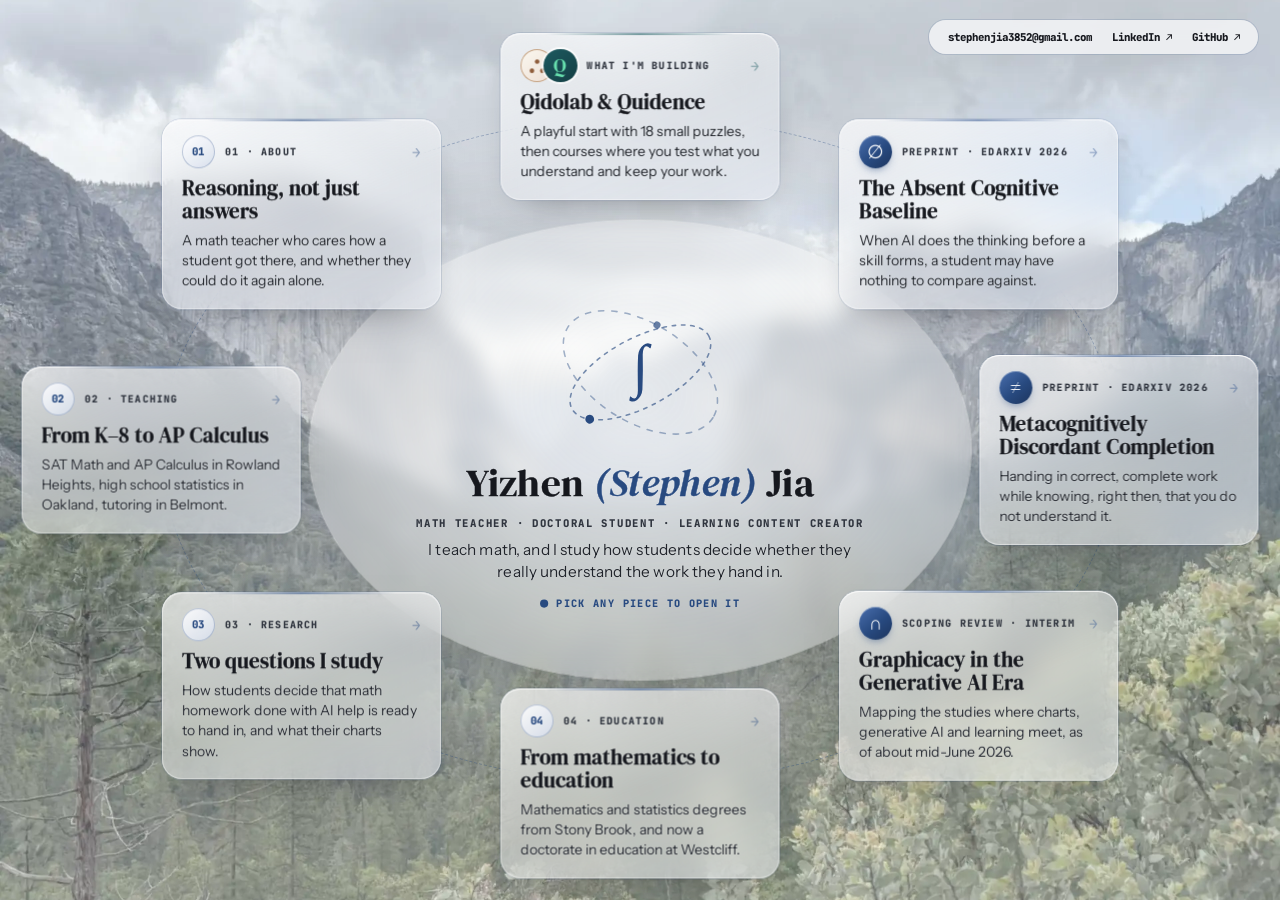
<file: index.html>
<!DOCTYPE html>
<html lang="en">
<head>
<meta charset="UTF-8" />
<meta name="viewport" content="width=device-width, initial-scale=1.0" />
<meta name="description" content="Math teacher and doctoral student studying how students decide whether they understand the work they hand in, especially when AI tools helped." />
<title>Yizhen (Stephen) Jia · Math Educator &amp; Researcher</title>
<link rel="preconnect" href="https://fonts.googleapis.com" />
<link rel="preconnect" href="https://fonts.gstatic.com" crossorigin />
<link href="https://fonts.googleapis.com/css2?family=DM+Serif+Display:ital@0;1&family=Instrument+Sans:ital,wght@0,400..700;1,400..700&family=JetBrains+Mono:wght@400;500;700;800&display=swap" rel="stylesheet" />
<style>
  :root {
    --ink: #16181e;
    --paper: #f3f4f6;
    --cream: #dfe1e6;
    --accent: #284a80;       /* one step darker than the paper pages' #31548e, for links on glass */
    --accent-light: #6d8cbf;
    --muted: #30353f;        /* much darker than the paper pages' #737a86: small text sits on glass here */
    --rule: #c6cad2;
    --card-bg: #fafbfc;
    --shadow: 0 6px 40px rgba(22,24,30,.10);
    --body: #20242b;         /* the paper pages keep #454a54 */
    --ink-hover: #1f2430;
    --inv-muted: #8b93a2;
    --inv-body: #aeb5c2;
  }
  * { margin: 0; padding: 0; box-sizing: border-box; }
  /* Root type: 16px on phones, a little larger on computers (owner's ask, site#3); the compact
     tier below sets its own. The zoom control multiplies this value. */
  :root { --base-fs: 16px; }
  @media (min-width: 861px) { :root { --base-fs: 17px; } }
  html { font-size: var(--base-fs); }
  /* Photo ground: Yosemite Tunnel View (the owner's photo). The file itself has its dark lower
     third lifted so no text ever sits on a dark patch. A fixed layer instead of
     background-attachment: fixed, which iOS Safari ignores. */
  body::before {
    content: ''; position: fixed; inset: 0; z-index: -1; pointer-events: none;
    background: var(--cream) url(assets/yosemite-light.webp) center / cover no-repeat;
  }
  body {
    font-family: 'Instrument Sans', sans-serif;
    background: var(--cream);
    color: var(--ink);
    line-height: 1.5;
    padding: 18px;
  }

  /* ===== The sheet ===== */
  .sheet {
    min-height: calc(100dvh - 36px);
    max-width: 1500px;
    margin: 0 auto;
    background: transparent;
    border: 1px solid var(--rule);
    box-shadow: var(--shadow);
    display: flex;
    flex-direction: column;
    gap: 1px;
  }
  .band { display: flex; flex-wrap: wrap; gap: 1px; }
  .band-main { flex: 1; }
  .band-main > * { flex: 1 1 16rem; min-width: 0; }
  .band-main > .about { flex-grow: 1.7; }
  .band-papers > * { flex: 1 1 26rem; min-width: 0; }

  /* Glass tiles: a quarter of paper over the blurred photo, and a paper-coloured halo under every
   glyph so the text always sits on light ground; the 1px shadow draws the hairline grid that the
   sheet's rule-coloured ground used to provide. */
  .tile {
    background: rgba(243,244,246,.25);
    -webkit-backdrop-filter: blur(16px) saturate(.9); backdrop-filter: blur(16px) saturate(.9);
    box-shadow: 0 0 0 1px var(--rule);
    padding: 1rem 1.2rem; position: relative; transition: background .25s;
  }
  .tile:hover { background: rgba(250,251,252,.4); }
  /* A 1px paper-coloured edge on each letter. It was a 3px glow, which made the text look soft. */
  .tile, .foot { text-shadow: 0 0 1px rgba(243,244,246,.95); }
  @supports not ((backdrop-filter: blur(1px)) or (-webkit-backdrop-filter: blur(1px))) {
    .tile { background: rgba(243,244,246,.9); }
  }
  @media (prefers-reduced-transparency: reduce) {
    .tile { background: rgba(243,244,246,.94); }
  }

  .tile-label {
    font-family: 'JetBrains Mono', monospace;
    font-size: .58rem;
    letter-spacing: .14em;
    text-transform: uppercase;
    color: var(--muted);
    margin-bottom: .65rem;
  }
  .tile-label b { color: var(--accent); font-weight: 500; }

  /* ===== Masthead ===== */
  .mast {
    display: flex;
    flex-wrap: wrap;
    align-items: center;
    gap: .9rem 2rem;
    padding: 1.2rem 1.8rem;
    container-type: inline-size;   /* the vision block below asks how wide the masthead is */
  }
  .mast-over {
    font-family: 'JetBrains Mono', monospace;
    font-size: .6rem;
    letter-spacing: .18em;
    text-transform: uppercase;
    color: var(--muted);
    margin-bottom: .45rem;
  }
  .mast h1 {
    font-family: 'DM Serif Display', serif;
    font-weight: 400;
    font-size: clamp(1.9rem, 3.2vw, 2.8rem);
    line-height: 1.05;
    letter-spacing: -.01em;
  }
  .mast h1 em { font-style: italic; color: var(--accent); }
  .mast-tag { margin-top: .5rem; font-size: .84rem; color: var(--muted); max-width: 52ch; font-weight: 700; }

  /* Vision: the owner's two sites, stated at the top of the page (site#5). Beside the name when
     the masthead has room, below it when not. The name block is at most about 28rem wide, so under
     58rem of masthead the vision would get less than 28rem and stacks instead. rem grows with the
     zoom buttons, so the switch follows zoom too. (site#6 removed the decorative ∫ circle that
     used to sit on the right: on the photo its rings vanished and it broke the row when zoomed.) */
  .mast > div:first-child { flex: 0 0 auto; max-width: 100%; }
  .vision { flex: 1 1 0; min-width: 0; border-left: 1px solid var(--rule); padding-left: 1.6rem; align-self: stretch; display: flex; flex-direction: column; justify-content: center; }
  @container (max-width: 66rem) {
    .mast > div:first-child, .vision { flex: 1 1 100%; }
    .vision { border-left: none; padding-left: 0; border-top: 1px solid var(--rule); padding-top: .9rem; }
  }
  .vision .tile-label { margin-bottom: .35rem; }
  /* the role line breaks only between roles (and once inside the long third one); the tiniest phones may break anywhere */
  @media (min-width: 341px) { .mast-over .role { white-space: nowrap; } }
  .mast-id { display: flex; align-items: center; gap: 1.1rem; }
  .mast-id .mark { flex: none; width: 7.2rem; height: 7.2rem; }
  .bcards { display: flex; flex-wrap: wrap; gap: .6rem; margin-top: .55rem; }
  .bcard { flex: 1 1 13rem; min-width: 0; display: flex; flex-direction: column; gap: .25rem; padding: .7rem .9rem; border-radius: 10px;
           text-decoration: none; text-shadow: none; -webkit-text-stroke: 0; transition: transform .15s, box-shadow .15s; }
  .bcard:hover { transform: translateY(-2px); box-shadow: 0 8px 22px -12px rgba(22,24,30,.45); }
  .bcard .bc-top { font-family: 'DM Serif Display', serif; font-size: 1.02rem; line-height: 1.15; }
  .bcard .bc-top b { font-weight: 400; margin-right: .3rem; }
  .bcard .bc-text { font-size: .74rem; line-height: 1.45; font-weight: 600; }
  .bcard .bc-go { font-family: 'JetBrains Mono', monospace; font-size: .6rem; font-weight: 800; letter-spacing: .08em; text-transform: uppercase; margin-top: auto; padding-top: .2rem; }
  .bcard.qd { background-color: #f8f5ec; background-image: radial-gradient(ellipse at 20% 30%, #dfe5d8cc, transparent 62%), radial-gradient(ellipse at 92% 8%, #eddfd5cc, transparent 45%);
              color: #37423c; border: 1px solid #dccfbc; }
  .bcard.qd .bc-top b { color: #8f5d3b; } .bcard.qd .bc-text { color: #454f45; } .bcard.qd .bc-go { color: #4a6142; }
  .bcard.qc { background: #153f44; color: #fff; border: 1px solid #153f44; }
  .bcard.qc .bc-top b { color: #68e1af; } .bcard.qc .bc-text { color: #d3e4e1; } .bcard.qc .bc-go { color: #68e1af; }
  .tile p.vision-text { font-size: .8rem; line-height: 1.5; color: var(--body); }

  /* ===== Tiles ===== */
  .tile h3 {
    font-family: 'DM Serif Display', serif;
    font-weight: 400;
    font-size: 1rem;
    line-height: 1.25;
    margin-bottom: .4rem;
  }
  .about h3 { font-size: 1.15rem; }
  .about p { font-size: .85rem; line-height: 1.6; }
  .about p + p { margin-top: .7rem; }
  .tile p { font-size: .78rem; color: var(--body); font-weight: 700; }
  /* Bold text on the glass (the owner asked three times for bolder, clearer words). Instrument Sans
     tops out at 700, so a hairline stroke adds the last bit of weight; the serif headings, which come
     in one weight only, get a slightly wider stroke. Mono labels use JetBrains Mono's real 800. */
  .plainlist small, .paper .sub, .res-line span { font-weight: 700; }
  .tile p, .plainlist small, .paper .sub, .res-line span { -webkit-text-stroke: .2px currentColor; }
  .tile .tile-label, .tile-label b, .mast .mast-over, .plainlist .yr, .foot, .arrowlink, .paper .ptag { font-weight: 800; }
  .plainlist b, .res-line b { -webkit-text-stroke: .3px currentColor; }
  .tile h3, .mast h1 { -webkit-text-stroke: .45px currentColor; }
  .tile p.dim { color: var(--muted); }

  .plainlist { list-style: none; font-size: .78rem; }
  .plainlist li { padding: .34rem 0; border-bottom: 1px dashed var(--rule); }
  .plainlist li:last-child { border-bottom: none; }
  .plainlist .yr { font-family: 'JetBrains Mono', monospace; font-size: .6rem; color: var(--muted); white-space: nowrap; }
  .plainlist b { font-weight: 700; display: block; }
  .plainlist small { display: block; color: var(--muted); font-size: .72rem; }

  .arrowlink {
    display: inline-flex; align-items: center; gap: .4rem;
    margin-top: .55rem;
    font-family: 'JetBrains Mono', monospace;
    font-size: .64rem; letter-spacing: .07em; text-transform: uppercase; font-weight: 500;
    color: var(--accent); text-decoration: none;
  }
  .arrowlink:hover { text-decoration: underline; }
  .arrowlink.sub { color: var(--muted); margin-left: 1rem; }

  .res-line { padding: .45rem 0; border-bottom: 1px dashed var(--rule); font-size: .78rem; }
  .res-line:last-of-type { border-bottom: none; }
  .res-line b { display: block; font-weight: 700; font-size: .8rem; }
  .res-line span { color: var(--muted); font-size: .73rem; }

  /* Paper tiles */
  .paper .ptag {
    display: inline-block;
    font-family: 'JetBrains Mono', monospace;
    font-size: .56rem; letter-spacing: .12em; text-transform: uppercase; font-weight: 500;
    color: var(--accent);
    border: 1px solid var(--rule);
    padding: .18rem .5rem; border-radius: 99px;
    margin-bottom: .5rem;
  }
  .paper h3 { font-size: 1.05rem; }
  .paper .sub { font-size: .74rem; color: var(--muted); margin-bottom: .35rem; }

  /* ===== Contact strip ===== */
  .foot {
    position: sticky;
    bottom: 0;
    z-index: 40;
    border-top: 1px solid var(--rule);
    margin-top: -1px;
    background: rgba(243,244,246,.96);   /* nearly solid: bold text scrolling underneath must not show through */
    -webkit-backdrop-filter: blur(10px); backdrop-filter: blur(10px);
    display: flex; align-items: center; justify-content: space-between; flex-wrap: wrap;
    gap: .6rem 1.6rem;
    padding: .6rem 1.8rem .6rem 6.2rem;
    font-family: 'JetBrains Mono', monospace;
    font-size: .62rem; letter-spacing: .04em;
  }
  .foot-links { display: flex; flex-wrap: wrap; gap: .4rem 1.4rem; }
  .foot a { color: var(--ink); text-decoration: none; }
  .foot a:hover { color: var(--accent); }
  .foot .copy { color: var(--muted); }

  /* ===== Zoom control ===== */
  .zoomer {
    position: fixed; left: 26px; bottom: 9px; z-index: 50;
    display: flex; gap: 6px;
  }
  .zoomer button {
    width: 30px; height: 28px;
    font-family: 'JetBrains Mono', monospace;
    font-size: 15px; line-height: 1;
    color: var(--ink);
    background: rgba(243,244,246,.88);
    backdrop-filter: blur(6px);
    border: 1px solid var(--rule);
    border-radius: 6px;
    cursor: pointer;
    transition: all .2s;
  }
  .zoomer button:hover { color: var(--accent); border-color: var(--accent); }

  /* ===== Compact mode: short desktop screens ===== */
  @media (min-width: 861px) and (max-height: 820px) {
    :root { --base-fs: 14.5px; }
    body { padding: 12px; }
    .sheet { min-height: calc(100dvh - 24px); }
    .tile:not(.foot) { padding: .7rem .95rem; }   /* the contact strip keeps its reserved left padding for the zoom buttons */
    .mast { padding: .8rem 1.4rem; }
    .mast-tag { display: none; }
    .res-line span { display: none; }
    .tile-label { margin-bottom: .4rem; }
    .about p.dim { display: none; }
  }

  /* Laptop-height screens (up to the 14-inch MacBook Pro's 982px): drop the About tile's closing aside
     and tighten the padding a little so the larger type still fits one screen. */
  @media (min-width: 861px) and (max-height: 1000px) {
    .about p.dim { display: none; }
    .tile:not(.foot) { padding: .8rem 1.1rem; }
    .mast { padding: .8rem 1.6rem; }
    .mast-tag { margin-top: .3rem; }
    .tile-label { margin-bottom: .5rem; }
    .tile h3 { margin-bottom: .3rem; }
    .about p + p { margin-top: .55rem; }
    .paper .ptag { margin-bottom: .35rem; }
    .paper .sub { margin-bottom: .25rem; }
  }

  /* ===== Mobile ===== */
  @media (max-width: 860px) {
    body { padding: 12px; }
    .zoomer { display: none; }
    .sheet { min-height: 0; }
    .mast { padding: 1.3rem 1.3rem; }
    .foot { justify-content: center; text-align: center; padding-left: 1.3rem; }
    /* Same stacked masthead as the container rule above, for browsers without container queries. */
    .mast > div:first-child, .vision { flex: 1 1 100%; }
    .vision { border-left: none; padding-left: 0; border-top: 1px solid var(--rule); padding-top: .9rem; }
  }

  .mark { display: block; overflow: visible; }
  .mark .int { fill: var(--mark, #284a80); }
  .mark .ring { fill: none; stroke: var(--mark, #284a80); stroke-width: 3; stroke-linecap: round; }
  .mark .r-in { stroke-dasharray: 8 13; opacity: .62; }
  .mark .r-out { stroke-dasharray: 12 18; opacity: .42; }
  .mark .dot { fill: var(--mark, #284a80); }
  .mark .d-out { opacity: .7; }
  .mark .orbit { transform-box: view-box; transform-origin: 50% 50%; }
  .v-c .o-in  { animation: mk-spin calc(40s / var(--k, 1)) linear infinite; }
  .v-c .o-out { animation: mk-spin calc(60s / var(--k, 1)) linear infinite reverse; }
  @keyframes mk-spin { to { transform: rotate(360deg); } }
  @media (prefers-reduced-motion: reduce) { .mark .orbit { animation: none; } }


  /* ================= Desktop orbit (site#7) ================= */
  :root { --k: .6; }                       /* the ∫ mark's rings at the slow speed */
  .ob { display: none; }
  html.ob-on { font-size: var(--obfs, 17px) !important; }   /* the orbit fits its own type size to the window */
  html.ob-on body { padding: 0; height: 100dvh; overflow: hidden; }
  html.ob-on .sheet, html.ob-on .zoomer { display: none; }
  html.ob-on .ob { display: block; position: fixed; inset: 0; }
  .ob {
    --cw: 15.5rem; --mw: 6.4rem;
    --dur: 580ms; --ease: cubic-bezier(.65,0,.35,1); --out: cubic-bezier(.22,1,.36,1); --spring: cubic-bezier(.34,1.4,.5,1);
    --ink2: #20242b; --mut: #30353f; --acc: #284a80;
  }
  .ob::before { content: ''; position: absolute; inset: 0; pointer-events: none;
    background: radial-gradient(ellipse 60% 55% at 50% 50%, rgba(243,244,246,.42), rgba(243,244,246,0) 72%); transition: opacity .6s; }
  .ob.has-open::before { opacity: 0; }
  .ob.no-anim, .ob.no-anim * { transition: none !important; }
  .ob.quick { --dur: 420ms; }   /* one open piece to another */

  .ob-track, .ob-disc, .ob-ghost, .ob-hub, .ob-card { position: absolute; left: 0; top: 0; }
  .ob-track, .ob-disc, .ob-ring { border-radius: 50%; pointer-events: none; }
  /* the overview track and the dial's ring stay put and cross-fade; the disc travels by transform (cheap with its blur) */
  .ob-track { border: 1.5px dashed rgba(40,74,128,.34); transition: opacity .3s; }
  .ob.has-open .ob-track { opacity: 0; }
  .ob-ring { position: absolute; left: 0; top: 0; border: 1.5px dashed rgba(40,74,128,.45); opacity: 0; transition: opacity .2s; }
  .ob.has-open .ob-ring { opacity: 1; transition: opacity .35s calc(var(--dur) * .7); }
  .ob-disc { transform-origin: 0 0; transition: transform var(--dur) var(--ease); }
  .ob-disc { z-index: 0; background: radial-gradient(ellipse at 50% 38%, rgba(255,255,255,.58), rgba(243,244,246,.34) 72%);
    -webkit-backdrop-filter: blur(10px); backdrop-filter: blur(10px); box-shadow: 0 0 0 1px rgba(255,255,255,.45), 0 30px 80px -50px rgba(22,24,30,.5); }
  .ob-ghost { border-radius: 50%; border: 1.5px dashed rgba(40,74,128,.6); background: rgba(243,244,246,.35); opacity: 0; transition: opacity .25s; }
  .ob.has-open .ob-ghost { opacity: 1; transition: opacity .4s calc(var(--dur) * .7); }

  /* ---- the hub: the ∫ mark and the name ---- */
  .ob-hub { z-index: 1; width: 25rem; text-align: center; transform-origin: 0 0; transition: transform var(--dur) var(--ease); }
  .ob-hub-top { position: relative; display: flex; flex-direction: column; align-items: center; }
  .ob-hub .mark { width: 9.6rem; height: 9.6rem; }
  .ob-name { font-family: 'DM Serif Display', serif; font-weight: 400; font-size: 2.15rem; line-height: 1.05; margin-top: .15rem; color: var(--ink);
    -webkit-text-stroke: .45px currentColor; text-shadow: 0 0 1px rgba(243,244,246,.95); }
  .ob-name em { font-style: italic; color: var(--acc); }
  .ob-hub-more { transition: opacity .35s; }
  .ob-over { font-family: 'JetBrains Mono', monospace; font-weight: 800; font-size: .58rem; letter-spacing: .15em; text-transform: uppercase; color: var(--mut); margin: .6rem -8rem 0; white-space: nowrap; }
  .ob-tag { font-size: .84rem; font-weight: 400; line-height: 1.45; color: var(--ink2); margin: .35rem auto 0; max-width: 23.5rem; text-shadow: 0 0 1px rgba(243,244,246,.95); }
  .ob-hint { display: inline-flex; align-items: center; gap: .45rem; margin-top: .7rem; font-family: 'JetBrains Mono', monospace; font-weight: 800; font-size: .56rem; letter-spacing: .12em; text-transform: uppercase; color: var(--acc); }
  .ob-hint i { width: .45rem; height: .45rem; border-radius: 50%; background: var(--acc); animation: ob-ping 2.4s ease-out infinite; }
  @keyframes ob-ping { 0% { box-shadow: 0 0 0 0 rgba(40,74,128,.45); } 70%, 100% { box-shadow: 0 0 0 .55rem rgba(40,74,128,0); } }
  .ob-hub-hit { position: absolute; inset: -.4rem -.6rem; border: 0; background: none; cursor: pointer; display: none; border-radius: 1.4rem; }
  .ob.has-open .ob-hub-more { opacity: 0; pointer-events: none; }
  .ob.has-open .ob-hub-hit { display: block; }
  .ob-hub-hit:focus-visible { outline: 3px solid rgba(40,74,128,.5); }

  /* ---- the eight pieces ---- */
  .ob-card { z-index: 2; border-radius: 20px; overflow: hidden; color: var(--ink);
    background: linear-gradient(158deg, rgba(255,255,255,.7), rgba(243,244,246,.5) 52%, rgba(232,236,244,.56));
    -webkit-backdrop-filter: blur(16px) saturate(1.15); backdrop-filter: blur(16px) saturate(1.15);
    box-shadow: inset 0 1px 0 rgba(255,255,255,.85), inset 0 0 0 1px rgba(255,255,255,.4), 0 0 0 1px rgba(40,74,128,.15), 0 18px 40px -24px rgba(22,24,30,.55);
    transition: translate var(--dur) var(--ease) var(--d, 0ms), width var(--dur) var(--ease) var(--d, 0ms), height var(--dur) var(--ease) var(--d, 0ms),
                border-radius var(--dur) var(--ease), background .35s, box-shadow .35s, scale .35s var(--spring), -webkit-backdrop-filter .4s, backdrop-filter .4s;
    animation: ob-in .9s var(--spring) calc(var(--i) * 75ms + 120ms) backwards, ob-bob 7.5s ease-in-out calc(var(--i) * -.95s) infinite; }
  @keyframes ob-in { from { opacity: 0; scale: .55; } }
  @keyframes ob-bob { 50% { transform: translateY(-5px); } }
  /* a thread of light along the top edge, in the piece's own tint */
  .ob-card::before { content: ''; position: absolute; left: 16%; right: 16%; top: 0; height: 2px; border-radius: 2px; z-index: 3; pointer-events: none;
    background: linear-gradient(90deg, transparent, var(--tint), transparent); opacity: .55; transition: opacity .35s, left .35s, right .35s; }
  /* a sheen that passes over the glass on hover */
  .ob-card::after { content: ''; position: absolute; inset: -20% -60%; z-index: 3; pointer-events: none; translate: -70% 0;
    background: linear-gradient(105deg, transparent 38%, rgba(255,255,255,.42) 50%, transparent 62%); opacity: 0; }
  .ob:not(.has-open) .ob-card:hover { scale: 1.035; background: linear-gradient(158deg, rgba(255,255,255,.86), rgba(243,244,246,.7) 55%, rgba(232,236,244,.72));
    box-shadow: inset 0 1px 0 #fff, 0 0 0 1px color-mix(in srgb, var(--tint) 45%, transparent), 0 22px 46px -22px color-mix(in srgb, var(--tint) 60%, rgba(22,24,30,.5)); }
  .ob:not(.has-open) .ob-card:hover::before { opacity: 1; left: 6%; right: 6%; }
  .ob:not(.has-open) .ob-card:hover::after { opacity: 1; translate: 70% 0; transition: translate .9s var(--out), opacity .2s; }
  .ob-card:has(.ob-face:focus-visible) { box-shadow: 0 0 0 3px color-mix(in srgb, var(--tint) 55%, transparent), 0 18px 40px -24px rgba(22,24,30,.55); }

  .ob-face { position: absolute; inset: 0; border: 0; padding: 0; background: none; text-align: left; color: inherit; font: inherit; cursor: pointer; transition: opacity .2s; }
  .ob-face:focus-visible { outline: none; }
  .ob-full { position: absolute; left: 0; top: 0; width: var(--cw); padding: .9rem 1.1rem 1rem; display: flex; flex-direction: column; transition: opacity .35s .12s; }
  .ob-row { display: flex; align-items: center; gap: .55rem; margin-bottom: .5rem; }
  .ob-label { font-family: 'JetBrains Mono', monospace; font-weight: 800; font-size: .56rem; letter-spacing: .12em; text-transform: uppercase; color: var(--mut); }
  .ob-arrow { margin-left: auto; font-family: 'JetBrains Mono', monospace; font-weight: 800; font-size: .8rem; color: var(--tint); opacity: .45; transition: translate .35s var(--spring), opacity .35s; }
  .ob-card:hover .ob-arrow { translate: .25rem 0; opacity: 1; }
  .ob-title { font-family: 'DM Serif Display', serif; font-size: 1.14rem; line-height: 1.12; -webkit-text-stroke: .35px currentColor; text-shadow: 0 0 1px rgba(243,244,246,.95); }
  .ob-sum { margin-top: .35rem; font-size: .78rem; line-height: 1.45; font-weight: 400; color: var(--ink2); text-shadow: 0 0 1px rgba(243,244,246,.95); }
  .ob-mini { position: absolute; inset: 0; display: grid; place-items: center; opacity: 0; transition: opacity .15s; }

  /* glyph badges */
  .gl { flex: none; display: inline-grid; place-items: center; width: 1.85rem; height: 1.85rem; border-radius: 50%; font-style: normal;
    font-family: 'DM Serif Display', 'Times New Roman', serif; font-size: 1.05rem; line-height: 1; }
  .gl-sym { color: #fff; background: linear-gradient(140deg, #4a6fae, #284a80 55%, #1d355e); box-shadow: inset 0 1px 0 rgba(255,255,255,.35), 0 4px 10px -4px rgba(40,74,128,.7); }
  .gl-num { font-family: 'JetBrains Mono', monospace; font-weight: 800; font-size: .6rem; color: var(--acc);
    background: linear-gradient(140deg, rgba(255,255,255,.9), rgba(214,222,236,.85)); box-shadow: inset 0 0 0 1px rgba(40,74,128,.28); }
  .gl-pair { display: inline-flex; flex: none; }
  .gl-qd { background: linear-gradient(140deg, #fbf8f0, #eddfd5); color: #8f5d3b; box-shadow: inset 0 0 0 1px #c3a080; }
  .gl-qd svg { width: 46%; fill: currentColor; }
  .gl-qc { background: linear-gradient(140deg, #1d5a60, #153f44); color: #68e1af; margin-left: -.55rem; box-shadow: 0 0 0 2px rgba(255,255,255,.75); }
  .ob-card:hover .ob-row .gl-sym, .ob-card:hover .ob-row .gl-num { rotate: -12deg; }
  .ob-row .gl { transition: rotate .45s var(--spring); }
  .ob-mini .gl { width: 2.1rem; height: 2.1rem; font-size: 1.1rem; }   /* the dial's badge size (BG), so a flying tile carries a small badge */
  .ob-mini .gl-num { font-size: .66rem; }
  .ob-mini .gl-pair .gl { width: 1.2rem; height: 1.2rem; font-size: .72rem; }
  .ob-mini .gl-pair .gl-qc { width: 1.35rem; height: 1.35rem; margin-left: -.5rem; box-shadow: 0 0 0 1.5px #fff; }

  /* ---- open: one piece leaves the ring and becomes the panel; the rest gather in the corner ---- */
  .ob.has-open .ob-card { animation: none; }
  /* the tiles stay visible while they fly to the corner; the badge appears on the way and the glass melts away on arrival */
  .ob-card.is-mini { border-radius: 50%; background: rgba(243,244,246,0); box-shadow: 0 0 0 3px rgba(255,255,255,.88), 0 10px 20px -8px rgba(22,24,30,.55); -webkit-backdrop-filter: none; backdrop-filter: none;
    transition: translate var(--dur) var(--ease) var(--d, 0ms), width var(--dur) var(--ease) var(--d, 0ms), height var(--dur) var(--ease) var(--d, 0ms),
                border-radius var(--dur) var(--ease) var(--d, 0ms), scale .35s var(--spring),
                background .3s calc(var(--dur) * .75 + var(--d, 0ms)), box-shadow .3s calc(var(--dur) * .75 + var(--d, 0ms)); }
  .ob-card.is-mini::before { opacity: 0; }
  .ob-card.is-mini .ob-full { opacity: 0; transition: opacity .18s; }
  .ob-card.is-mini .ob-mini { opacity: 1; transition: opacity .35s calc(var(--dur) * .3 + var(--d, 0ms)); }
  .ob-card.is-mini[data-id="building"] { background: rgba(250,250,252,.96); }
  .ob-card.is-mini:hover { scale: 1.16; }
  .ob-card.is-mini:has(.ob-face:focus-visible) { box-shadow: 0 0 0 3px #fff, 0 0 0 6px rgba(40,74,128,.6); }
  /* one label above the dial names whatever the pointer or keyboard is on */
  .ob-say { position: absolute; left: 0; top: 0; z-index: 7; translate: -50% -100%; white-space: nowrap; pointer-events: none;
    padding: .42rem .85rem .44rem; border-radius: 99px; font-size: .74rem; font-weight: 700; color: var(--ink);
    background: rgba(243,244,246,.92); -webkit-backdrop-filter: blur(8px); backdrop-filter: blur(8px);
    box-shadow: 0 0 0 1px rgba(40,74,128,.16), 0 8px 18px -10px rgba(22,24,30,.45); opacity: 0; transition: opacity .2s; }
  .ob-say.hot { color: var(--acc); box-shadow: 0 0 0 1px var(--acc), 0 8px 18px -10px rgba(40,74,128,.5); }
  .ob.has-open .ob-say { opacity: 1; transition: opacity .4s calc(var(--dur) * .75); }
  .ob-card.was-open { z-index: 4; }
  .ob-card.is-open { z-index: 6; border-radius: 26px; cursor: default; -webkit-backdrop-filter: none; backdrop-filter: none;   /* near-opaque: blur would only cost frames */
    transition: translate var(--dur) var(--out), width var(--dur) var(--out), height var(--dur) var(--out), border-radius var(--dur) var(--out), background .35s, box-shadow .35s;
    background: linear-gradient(165deg, rgba(255,255,255,.93), rgba(243,244,246,.86) 50%, rgba(236,239,245,.88));
    box-shadow: inset 0 1px 0 #fff, 0 0 0 1px rgba(40,74,128,.18), 0 50px 100px -50px rgba(22,24,30,.6); }
  .ob-card.is-open::before { left: 4%; right: 4%; opacity: .9; }
  .ob-card.is-open .ob-face { opacity: 0; pointer-events: none; }
  .ob-card.is-open .ob-full, .ob-card.is-open .ob-mini { opacity: 0; transition: opacity .12s; }

  .ob-detail { position: absolute; left: 0; top: 0; width: var(--pw, 40rem); height: 100%; display: flex; flex-direction: column;
    opacity: 0; visibility: hidden; transition: opacity .18s, visibility 0s .18s; }
  .ob-card.is-open .ob-detail { opacity: 1; visibility: visible; transition: opacity .3s calc(var(--dur) * .4), visibility 0s; }
  .pd-hero, .pd-body { zoom: var(--pz, 1); }
  .ob-detail.measure { height: auto; } .ob-detail.measure .pd-scroll { flex: none; overflow: visible; }
  .pd-wm { position: absolute; right: -.6rem; top: -2.2rem; font-family: 'DM Serif Display', 'Times New Roman', serif; font-size: 15rem; line-height: 1; color: var(--tint); opacity: .06; pointer-events: none; }
  .pd-head { position: relative; display: flex; align-items: center; gap: .4rem; padding: .85rem .95rem .3rem 1.9rem; }
  .pd-pos { margin-right: auto; font-family: 'JetBrains Mono', monospace; font-weight: 800; font-size: .58rem; letter-spacing: .12em; color: var(--mut); }
  .pd-head button, .pd-foot button, .ob .hop, .ob .plist button { font-family: 'JetBrains Mono', monospace; font-weight: 800; cursor: pointer; color: var(--ink);
    border: 1px solid rgba(40,74,128,.22); background: rgba(255,255,255,.7); border-radius: 99px; transition: border-color .2s, color .2s, background .2s, translate .25s var(--spring); }
  .pd-head button { height: 2rem; min-width: 2rem; padding: 0 .75rem; font-size: .62rem; white-space: nowrap; }
  .pd-head button:hover, .pd-foot button:hover, .ob .hop:hover, .ob .plist button:hover { border-color: var(--acc); color: var(--acc); background: #fff; }
  .pd-scroll { position: relative; flex: 1 1 auto; min-height: 0; overflow: auto; padding: .3rem 1.9rem 1.1rem; }
  /* a panel that has to scroll fades at the bottom until you reach the end */
  .pd-scroll.more { -webkit-mask-image: linear-gradient(#000 calc(100% - 3rem), transparent); mask-image: linear-gradient(#000 calc(100% - 3rem), transparent); }
  .pd-hero { display: flex; align-items: center; gap: .9rem; margin-bottom: .6rem; }
  .pd-hero .gl { width: 2.9rem; height: 2.9rem; font-size: 1.55rem; } .pd-hero .gl-num { font-size: .95rem; } .pd-hero .gl-qc { margin-left: -1rem; }
  .pd-label { font-family: 'JetBrains Mono', monospace; font-weight: 800; font-size: .6rem; letter-spacing: .14em; text-transform: uppercase; color: var(--mut); }
  .pd-hero h2 { font-family: 'DM Serif Display', serif; font-weight: 400; font-size: 2.2rem; line-height: 1.08; margin-top: .15rem; -webkit-text-stroke: .4px currentColor; outline: none; }
  .pd-body > p, .pd-body > .res-line, .ob .cols p { max-width: 50rem; }   /* reading lines stay short; grids and cards use the panel's width */
  .ob .cols { display: grid; grid-template-columns: repeat(auto-fit, minmax(21rem, 1fr)); gap: .4rem 2.4rem; align-items: start; }
  .ob .cols .tl { margin-top: 0; }
  .ob .cols p { line-height: 1.5; margin-bottom: .5rem; }
  .ob .cols.paper { grid-template-columns: repeat(auto-fit, minmax(20rem, 1fr)); }
  .ob .cols .trio { margin-top: 0; }
  .ob .cols .trio ol { grid-template-columns: 1fr; gap: .35rem; }
  .ob .cols .trio li { display: grid; grid-template-columns: 2rem 1fr; column-gap: .35rem; padding: .45rem .85rem .5rem .7rem; font-size: .84rem; line-height: 1.42; }
  .ob .cols .trio li b { font-size: .94rem; margin-bottom: .1rem; }
  .ob .cols .trio li i { grid-row: span 2; margin: .05rem 0 0; font-size: 1.45rem; text-align: center; }
  .pd-body p { font-size: .96rem; line-height: 1.55; font-weight: 400; color: var(--ink2); margin-bottom: .75rem; }
  .pd-body p.sub { font-size: .86rem; color: var(--mut); }
  .pd-body p.lead { font-family: 'DM Serif Display', serif; font-weight: 400; font-size: 1.35rem; line-height: 1.3; color: var(--ink); }
  .pd-body p.dim { color: var(--mut); }
  .pd-foot { display: flex; justify-content: space-between; gap: .6rem; padding: .7rem 1.1rem .95rem; border-top: 1px solid rgba(198,202,210,.65); }
  .pd-foot button { padding: .5rem .9rem; font-size: .6rem; letter-spacing: .06em; text-transform: uppercase; }
  .pd-foot .pd-prev:hover { translate: -.2rem 0; } .pd-foot .pd-next:hover { translate: .2rem 0; }
  /* the panel's contents rise in, one after another, once the frame has grown */
  .ob-card.is-open .pd-hero, .ob-card.is-open .pd-body > * { animation: pd-up .45s var(--out) both; animation-delay: calc(var(--dur) * .42 + var(--n, 0) * 40ms); }
  .pd-body > :nth-child(1) { --n: 1; } .pd-body > :nth-child(2) { --n: 2; } .pd-body > :nth-child(3) { --n: 3; } .pd-body > :nth-child(4) { --n: 4; }
  .pd-body > :nth-child(5) { --n: 5; } .pd-body > :nth-child(n+6) { --n: 6; }
  @keyframes pd-up { from { opacity: 0; translate: 0 .8rem; } }

  /* panel contents */
  .ob .links { display: flex; gap: 1.3rem; margin-top: .2rem; }
  .ob .links a { font-family: 'JetBrains Mono', monospace; font-weight: 800; font-size: .68rem; letter-spacing: .07em; text-transform: uppercase; color: var(--acc); text-decoration: none; }
  .ob .links a.sublink { color: var(--mut); }
  .ob .links a:hover { text-decoration: underline; }
  .ob .res-line { margin: 0 0 1rem; } .ob .res-line b { display: block; font-weight: 700; font-size: 1.05rem; }
  .ob .res-line span { display: block; font-weight: 400; color: var(--ink2); font-size: .93rem; line-height: 1.55; }
  .ob .plainlist { list-style: none; } .ob .plainlist li { padding: .65rem 0; border-bottom: 1px dashed rgba(198,202,210,.9); }
  .ob .plainlist li:last-child { border-bottom: none; }
  .ob .plainlist b { display: block; font-weight: 700; font-size: 1.05rem; } .ob .plainlist small { display: block; font-weight: 400; color: var(--mut); font-size: .88rem; }
  .ob .plainlist .yr { font-family: 'JetBrains Mono', monospace; font-weight: 800; font-size: .62rem; color: var(--mut); }
  .ob .bcards { margin-top: .6rem; gap: .8rem; } .ob .bcard { flex: 1 1 15rem; padding: 1rem 1.1rem; border-radius: 14px; }
  .ob .bcard .bc-top { font-size: 1.25rem; } .ob .bcard .bc-text { font-size: .86rem; } .ob .bcard .bc-go { font-size: .64rem; }

  .ob .trio { margin: .4rem 0 1rem; }
  .ob .trio-h { font-family: 'DM Serif Display', serif; font-size: 1.1rem; line-height: 1.2; color: var(--ink); margin: .2rem 0 .45rem !important; }
  .ob .trio ol { list-style: none; display: grid; grid-template-columns: repeat(auto-fit, minmax(10.5rem, 1fr)); gap: .7rem; }
  .ob .trio li { padding: .8rem .9rem .9rem; border-radius: 14px; background: linear-gradient(160deg, rgba(255,255,255,.85), rgba(236,239,245,.7));
    box-shadow: inset 0 0 0 1px rgba(40,74,128,.14); font-size: .86rem; line-height: 1.5; font-weight: 400; color: var(--ink2); }
  .ob .trio li i { display: block; font-family: 'DM Serif Display', serif; font-style: normal; font-size: 1.35rem; line-height: 1; color: var(--tint); margin-bottom: .35rem; }
  .ob .trio li b { display: block; font-weight: 700; font-size: .98rem; color: var(--ink); margin-bottom: .2rem; }
  .ob .venn-row { display: flex; align-items: center; gap: 1.3rem; margin: .3rem 0 .9rem; }
  .ob .venn { flex: none; width: 11.5rem; overflow: visible; }
  .ob .venn circle { fill: var(--tint); fill-opacity: .08; stroke: var(--tint); stroke-opacity: .6; stroke-width: 1.5; }
  .ob .venn text { font-family: 'JetBrains Mono', monospace; font-weight: 800; font-size: 13px; fill: var(--ink); }
  .ob .venn text.core { font-family: 'DM Serif Display', serif; font-size: 30px; fill: var(--tint); }
  .ob .venn-row p { margin-bottom: 0; }

  /* key words in the panels: blue, violet, a gold highlighter stroke, and the two sites' own colours */
  .ob .hb { color: #284a80; font-weight: 700; }
  .ob .hv { color: #5a3d9a; font-weight: 700; }
  .ob mark.hg { color: inherit; font-weight: 700; padding: 0 .12em; border-radius: .2em;
    background: linear-gradient(transparent 58%, rgba(226,176,52,.45) 58%, rgba(226,176,52,.45) 92%, transparent 92%); }
  .ob .hq { color: #15565b; font-weight: 700; } .ob .hd { color: #4a6142; font-weight: 700; }
  .ob .bcard em { font-style: normal; font-weight: 700; } .ob .bcard.qd em { color: #7d4f30; } .ob .bcard.qc em { color: #68e1af; }
  .ob .bc-list { display: flex; flex-direction: column; gap: .3rem; margin: .35rem 0 .2rem; }
  .ob .bc-list > span { position: relative; padding-left: 1rem; font-size: .84rem; line-height: 1.45; font-weight: 400; }
  .ob .bcard .bc-text { font-weight: 400; }   /* the sheet's cards keep 600 */
  .ob .bc-list > span::before { content: ''; position: absolute; left: .1rem; top: .55em; width: .38rem; height: .38rem; border-radius: 50%; background: currentColor; opacity: .55; }
  .ob .bcard.qd .bc-list { color: #454f45; } .ob .bcard.qc .bc-list { color: #d3e4e1; }
  .ob .bcard.qd .bc-list > span::before { background: #c3a080; opacity: 1; } .ob .bcard.qc .bc-list > span::before { background: #68e1af; opacity: 1; }
  .ob .facts { display: grid; grid-template-columns: repeat(auto-fit, minmax(10rem, 1fr)); gap: .6rem; margin-top: .4rem; }
  .ob .facts > div { padding: .7rem .85rem; border-radius: 12px; background: linear-gradient(160deg, rgba(255,255,255,.85), rgba(236,239,245,.7)); box-shadow: inset 0 0 0 1px rgba(40,74,128,.14); }
  .ob .facts span { display: block; font-family: 'JetBrains Mono', monospace; font-weight: 800; font-size: .56rem; letter-spacing: .12em; text-transform: uppercase; color: #6e4e0c; }
  .ob .facts b { display: block; font-size: .95rem; line-height: 1.35; margin-top: .2rem; color: var(--ink); }
  .ob .tl { list-style: none; position: relative; margin: .5rem 0 1rem; padding-left: 1.6rem; }
  .ob .tl::before { content: ''; position: absolute; left: .45rem; top: .5rem; bottom: .5rem; width: 2px; border-radius: 2px; background: linear-gradient(#e2b034, rgba(40,74,128,.35)); }
  .ob .tl li { position: relative; padding: .45rem 0 .7rem; }
  .ob .tl li::before { content: ''; position: absolute; left: -1.42rem; top: .78rem; width: .7rem; height: .7rem; border-radius: 50%; background: #fff; box-shadow: 0 0 0 2.5px #e2b034; }
  .ob .tl .yr { display: inline-block; font-family: 'JetBrains Mono', monospace; font-weight: 800; font-size: .62rem; letter-spacing: .08em; color: #6e4e0c;
    background: rgba(226,176,52,.16); border-radius: 99px; padding: .12rem .5rem; }
  .ob .tl b { display: block; font-weight: 700; font-size: 1.1rem; margin-top: .25rem; } .ob .tl small { display: block; font-weight: 400; color: var(--mut); font-size: .9rem; }
  .ob .hop { padding: .4rem .85rem; font-size: .62rem; letter-spacing: .06em; text-transform: uppercase; margin: 0 0 .3rem; }
  .ob .plist { display: grid; gap: .55rem; margin-top: .2rem; }
  .ob .plist button { display: flex; align-items: center; gap: .85rem; text-align: left; padding: .7rem .9rem; border-radius: 14px; letter-spacing: 0; text-transform: none; font-family: 'Instrument Sans', sans-serif; }
  .ob .plist b { display: block; font-family: 'DM Serif Display', serif; font-weight: 400; font-size: 1.1rem; color: var(--ink); }
  .ob .plist small { display: block; font-size: .86rem; font-weight: 400; color: var(--ink2); line-height: 1.4; margin-top: .1rem; }
  .ob .plist button:hover { translate: .2rem 0; }
  .ob .chips { display: flex; flex-wrap: wrap; gap: .5rem; margin: .2rem 0 .9rem; }
  .ob .chips span { padding: .4rem .75rem; border-radius: 99px; font-size: .84rem; font-weight: 400; color: var(--ink2); background: rgba(255,255,255,.75); box-shadow: inset 0 0 0 1px rgba(40,74,128,.16); }
  .ob .chips b { color: #284a80; }
  .pd-foot { align-items: center; }
  .pd-foot .links { display: flex; align-items: center; gap: 1.1rem; flex-wrap: wrap; justify-content: center; margin: 0 auto; }
  .pd-foot .links .status { margin-left: 0; }
  .ob .links .status { margin-left: auto; font-family: 'JetBrains Mono', monospace; font-weight: 800; font-size: .6rem; letter-spacing: .08em; text-transform: uppercase; color: #6e4e0c; }
  .ob .res-line b.hb, .ob .res-line b.hv { font-size: 1.1rem; }

  /* contact, always in the top right corner */
  .ob-contact { position: absolute; right: 1.2rem; top: 1.1rem; z-index: 8; display: flex; gap: 1.1rem; padding: .5rem 1.05rem; border-radius: 99px;
    font-family: 'JetBrains Mono', monospace; font-weight: 800; font-size: .6rem; background: rgba(243,244,246,.86);
    -webkit-backdrop-filter: blur(10px); backdrop-filter: blur(10px); box-shadow: 0 0 0 1px rgba(40,74,128,.14), 0 10px 24px -16px rgba(22,24,30,.4); }
  .ob-contact a { color: var(--ink); text-decoration: none; } .ob-contact a:hover { color: var(--acc); }

  @media (prefers-reduced-motion: reduce) {
    .ob, .ob.quick { --dur: 1ms; }
    .ob *, .ob *::before, .ob *::after { animation: none !important; }
    .ob-card::after { display: none; }
  }
</style>
</head>
<body>

<!-- Desktop orbit (site#7): computers with a mouse, 1101px+ wide and 640px+ tall. Phones and iPads see the sheet below instead. -->
<div class="ob" id="ob" aria-label="Yizhen (Stephen) Jia, overview">
  <div class="ob-disc" aria-hidden="true"></div>
  <div class="ob-track" aria-hidden="true"></div>
  <div class="ob-ring" aria-hidden="true"></div>
  <div class="ob-ghost" aria-hidden="true"></div>
  <p class="ob-say" id="obSay" aria-hidden="true">Pick another piece</p>
  <div class="ob-hub" id="obHub">
    <div class="ob-hub-top">
      <svg class="mark v-c " viewBox="0 0 400 400" aria-hidden="true"><g class="orbit o-in"><g transform="rotate(-28 200 200)"><ellipse cx="200" cy="200" rx="176" ry="78" class="ring r-in" style="stroke-width:3.53"/><circle r="10" class="dot d-in"><animateMotion dur="7.5s" repeatCount="indefinite" path="M376,200 A176,78 0 1,1 24,200 A176,78 0 1,1 376,200"/></circle></g></g><g class="orbit o-out"><g transform="rotate(32 200 200)"><ellipse cx="200" cy="200" rx="194" ry="112" class="ring r-out" style="stroke-width:3.53"/><circle r="8" class="dot d-out"><animateMotion dur="12s" repeatCount="indefinite" keyPoints="1;0" keyTimes="0;1" calcMode="linear" path="M394,200 A194,112 0 1,1 6,200 A194,112 0 1,1 394,200"/></circle></g></g><path class="int" transform="translate(30 30)" d="M152.7 236Q150.8 236 148.1 235.2Q145.5 234.5 144.7 233.8V233.3Q144.9 232.5 145.6 229.3Q146.3 226.2 146.6 224.7H147.9Q152.4 229.2 156.2 229.2Q159.7 229.2 162 224.1Q164.3 218.9 164.3 210.9L163.9 166.8Q163.9 149.2 164.8 131.2Q165.3 124.3 168.5 118.1Q171.8 111.9 177 107.9Q182.3 104 186.9 104Q188.5 104 191.4 104.7Q194.4 105.3 195.3 106.1V106.7L194.2 111L193.1 115.3H191.7Q187.1 110.7 183.4 110.7Q179.9 110.7 177.6 115.8Q175.3 121 175.3 129.1L175.6 164.5Q175.6 169.2 175.3 179.8Q175.1 190.4 174.5 209Q174.1 216.2 170.8 222.3Q167.5 228.5 162.4 232.3Q157.3 236 152.7 236Z"/></svg>
      <h1 class="ob-name">Yizhen <em>(Stephen)</em> Jia</h1>
      <button class="ob-hub-hit" type="button" aria-label="Back to the overview" tabindex="-1"></button>
    </div>
    <div class="ob-hub-more">
      <p class="ob-over"><span class="role">Math Teacher</span> · <span class="role">Doctoral Student</span> · <span class="role">Learning Content Creator</span></p>
      <p class="ob-tag">I teach math, and I study how students decide whether they really understand the work they hand in.</p>
      <p class="ob-hint"><i></i>Pick any piece to open it</p>
    </div>
  </div>
  <article class="ob-card" id="c-building" data-id="building" data-slot="0" data-say="What I'm building" style="--i:0; --tint:#15565b">
    <button class="ob-face" type="button" aria-expanded="false" aria-controls="d-building">
      <span class="ob-full">
        <span class="ob-row"><span class="gl-pair"><span class="gl gl-qd"><svg viewBox="0 0 100 92" aria-hidden="true" focusable="false"><circle cx="50" cy="16" r="15"/><circle cx="16" cy="76" r="15"/><circle cx="84" cy="76" r="15"/></svg></span><span class="gl gl-qc">Q</span></span><span class="ob-label">What I'm building</span><span class="ob-arrow" aria-hidden="true">→</span></span>
        <span class="ob-title">Qidolab &amp; Quidence</span>
        <span class="ob-sum">A playful start with 18 small puzzles, then courses where you test what you understand and keep your work.</span>
      </span>
      <span class="ob-mini" aria-hidden="true"><span class="gl-pair"><span class="gl gl-qd"><svg viewBox="0 0 100 92" aria-hidden="true" focusable="false"><circle cx="50" cy="16" r="15"/><circle cx="16" cy="76" r="15"/><circle cx="84" cy="76" r="15"/></svg></span><span class="gl gl-qc">Q</span></span></span>
    </button>
    <section class="ob-detail" id="d-building" aria-labelledby="h-building" inert>
      
      <header class="pd-head">
        <span class="pd-pos">1 / 8</span>
        <button type="button" class="pd-prev" aria-label="Previous: Scoping review">‹</button>
        <button type="button" class="pd-next" aria-label="Next: About">›</button>
        <button type="button" class="pd-close">Overview ✕</button>
      </header>
      <div class="pd-scroll">
        <div class="pd-hero"><span class="gl-pair"><span class="gl gl-qd"><svg viewBox="0 0 100 92" aria-hidden="true" focusable="false"><circle cx="50" cy="16" r="15"/><circle cx="16" cy="76" r="15"/><circle cx="84" cy="76" r="15"/></svg></span><span class="gl gl-qc">Q</span></span><div><p class="pd-label">What I'm building</p><h2 id="h-building" tabindex="-1">Qidolab &amp; Quidence</h2></div></div>
        <div class="pd-body">
        <p class="lead">I want students to <b class="hb">see their own thinking</b>, not just their answers.</p>
        <p>I build two small websites around that one idea, and each links to the other. <b class="hd">Qidolab</b> is the playful way in: puzzles where you try a different move, then choose whether to go further. <b class="hq">Quidence</b> is the next step: courses where you <mark class="hg">test what you understand</mark> and keep your work to look back on.</p>
        <div class="bcards">
          <a class="bcard qd" href="https://qidolab.com/" target="_blank" rel="noopener"><span class="bc-top"><b>∴</b>Qidolab · Brain Games</span>
            <span class="bc-text"><em>18 hands-on puzzles</em>: pour water between jugs, flip a ring of lights, weigh coins, hunt for a counterexample, and more.</span>
            <span class="bc-list"><span><em>No timer.</em> A wrong move is just a new try.</span><span>Hints only when you ask; an extra step or an extreme challenge when you want more.</span><span>Your progress stays in your browser.</span><span>English, 简体中文, 繁體中文 and Español.</span></span>
            <span class="bc-go">Play Qidolab ↗</span></a>
          <a class="bcard qc" href="https://www.quidence.com/" target="_blank" rel="noopener"><span class="bc-top"><b>Q</b>Quidence · Mathematics &amp; Science</span>
            <span class="bc-text">Courses from <em>Pre-Algebra to Calculus</em>, Statistics, Linear Algebra and Number Theory, plus Physics 1 and 2 Foundations.</span>
            <span class="bc-list"><span>Short lessons, then <em>“Test your understanding”</em> problems with several parts.</span><span>Field projects inspired by places in California.</span><span>It checks the fixed parts of an answer and <em>saves your calculations, drawings and explanations</em> to look back on.</span><span>Records stay in your browser. English and Spanish.</span></span>
            <span class="bc-go">Open Quidence ↗</span></a>
        </div>
        </div>
      </div>
      <footer class="pd-foot">
        <button type="button" class="pd-prev">← Scoping review</button>
        <button type="button" class="pd-next">About →</button>
      </footer>
    </section>
  </article>
  <article class="ob-card" id="c-about" data-id="about" data-slot="7" data-say="01 · About" style="--i:1; --tint:#284a80">
    <button class="ob-face" type="button" aria-expanded="false" aria-controls="d-about">
      <span class="ob-full">
        <span class="ob-row"><span class="gl gl-num">01</span><span class="ob-label">01 · About</span><span class="ob-arrow" aria-hidden="true">→</span></span>
        <span class="ob-title">Reasoning, not just answers</span>
        <span class="ob-sum">A math teacher who cares how a student got there, and whether they could do it again alone.</span>
      </span>
      <span class="ob-mini" aria-hidden="true"><span class="gl gl-num">01</span></span>
    </button>
    <section class="ob-detail" id="d-about" aria-labelledby="h-about" inert>
      <span class="pd-wm" aria-hidden="true">01</span>
      <header class="pd-head">
        <span class="pd-pos">2 / 8</span>
        <button type="button" class="pd-prev" aria-label="Previous: What I'm building">‹</button>
        <button type="button" class="pd-next" aria-label="Next: Teaching">›</button>
        <button type="button" class="pd-close">Overview ✕</button>
      </header>
      <div class="pd-scroll">
        <div class="pd-hero"><span class="gl gl-num">01</span><div><p class="pd-label">01 · About</p><h2 id="h-about" tabindex="-1">Reasoning, not just answers</h2></div></div>
        <div class="pd-body">
        <p>I teach math, from grade-school basics to <b class="hb">SAT Math and AP Calculus</b>, and I am working on a <b class="hb">doctorate in education</b>. What interests me is not just the answer on the page but <mark class="hg">how a student got there</mark>, and <mark class="hg">whether they could do it again alone</mark>.</p>
        <p>My research at Westcliff University asks an old question in a new situation: when an AI tool helped with the homework, <b class="hv">how does a student decide the work is ready to hand in</b>, and where does their own understanding fit in? Two preprints grew out of that question.</p>
        <p class="dim">The classroom and the research share one question: <b class="hv">how do we know what a student really understands?</b> Everything on this page is a different angle on that problem.</p>
        <div class="facts"><div><span>Teaching</span><b>SAT Math, AP Calculus, statistics, K–8</b></div><div><span>Studying</span><b>EdD, Westcliff University</b></div><div><span>Building</span><b>Qidolab and Quidence</b></div><div><span>Writing</span><b>Two preprints and a scoping review</b></div></div>
        </div>
      </div>
      <footer class="pd-foot">
        <button type="button" class="pd-prev">← What I'm building</button>
        <button type="button" class="pd-next">Teaching →</button>
      </footer>
    </section>
  </article>
  <article class="ob-card" id="c-teaching" data-id="teaching" data-slot="6" data-say="02 · Teaching" style="--i:2; --tint:#284a80">
    <button class="ob-face" type="button" aria-expanded="false" aria-controls="d-teaching">
      <span class="ob-full">
        <span class="ob-row"><span class="gl gl-num">02</span><span class="ob-label">02 · Teaching</span><span class="ob-arrow" aria-hidden="true">→</span></span>
        <span class="ob-title">From K–8 to AP Calculus</span>
        <span class="ob-sum">SAT Math and AP Calculus in Rowland Heights, high school statistics in Oakland, tutoring in Belmont.</span>
      </span>
      <span class="ob-mini" aria-hidden="true"><span class="gl gl-num">02</span></span>
    </button>
    <section class="ob-detail" id="d-teaching" aria-labelledby="h-teaching" inert>
      <span class="pd-wm" aria-hidden="true">02</span>
      <header class="pd-head">
        <span class="pd-pos">3 / 8</span>
        <button type="button" class="pd-prev" aria-label="Previous: About">‹</button>
        <button type="button" class="pd-next" aria-label="Next: Research">›</button>
        <button type="button" class="pd-close">Overview ✕</button>
      </header>
      <div class="pd-scroll">
        <div class="pd-hero"><span class="gl gl-num">02</span><div><p class="pd-label">02 · Teaching</p><h2 id="h-teaching" tabindex="-1">From K–8 to AP Calculus</h2></div></div>
        <div class="pd-body">
        <div class="cols"><div>
        <p>I have taught math from <b class="hb">grade-school basics</b> to <b class="hb">SAT Math and AP Calculus</b>, in Belmont, Oakland and Rowland Heights. In every room I look for the same thing: <mark class="hg">how a student got there</mark>, and whether they could do it again alone.</p>
        <p class="dim">The classroom is where my research question comes from: <b class="hv">how do we know what a student really understands?</b></p>
        <button type="button" class="hop" data-go="research">03 · See the research →</button>
        </div><div>
        <ol class="tl"><li><span class="yr">Since 2024</span><b>SAT Math &amp; AP Calculus Instructor</b><small>Elite Open School · Rowland Heights, CA</small></li><li><span class="yr">2024</span><b>HS Statistics &amp; Pre-Calculus</b><small>Bay Area Technology School · Oakland</small></li><li><span class="yr">2023/24</span><b>K&#8211;8 Math Tutor, <span class="hv">50+ students</span></b><small>S.A.M Singapore Math · Belmont</small></li></ol>
        </div></div>
        </div>
      </div>
      <footer class="pd-foot">
        <button type="button" class="pd-prev">← About</button>
        <button type="button" class="pd-next">Research →</button>
      </footer>
    </section>
  </article>
  <article class="ob-card" id="c-research" data-id="research" data-slot="5" data-say="03 · Research" style="--i:3; --tint:#284a80">
    <button class="ob-face" type="button" aria-expanded="false" aria-controls="d-research">
      <span class="ob-full">
        <span class="ob-row"><span class="gl gl-num">03</span><span class="ob-label">03 · Research</span><span class="ob-arrow" aria-hidden="true">→</span></span>
        <span class="ob-title">Two questions I study</span>
        <span class="ob-sum">How students decide that math homework done with AI help is ready to hand in, and what their charts show.</span>
      </span>
      <span class="ob-mini" aria-hidden="true"><span class="gl gl-num">03</span></span>
    </button>
    <section class="ob-detail" id="d-research" aria-labelledby="h-research" inert>
      <span class="pd-wm" aria-hidden="true">03</span>
      <header class="pd-head">
        <span class="pd-pos">4 / 8</span>
        <button type="button" class="pd-prev" aria-label="Previous: Teaching">‹</button>
        <button type="button" class="pd-next" aria-label="Next: Education">›</button>
        <button type="button" class="pd-close">Overview ✕</button>
      </header>
      <div class="pd-scroll">
        <div class="pd-hero"><span class="gl gl-num">03</span><div><p class="pd-label">03 · Research</p><h2 id="h-research" tabindex="-1">Two questions I study</h2></div></div>
        <div class="pd-body">
        <div class="cols"><div>
        <p>Two questions run through my work at Westcliff University.</p>
        <div class="res-line"><b class="hb">Handing in work that AI helped with</b><span>How first-year college students decide, in their own words, whether math homework done with AI help is ready to submit.</span></div>
        <div class="res-line"><b class="hv">Charts, graphs, and what they show</b><span>How students turn real data into charts, and what those charts reveal about their understanding.</span></div>
        </div><div>
        <p class="trio-h">What has come out of it so far</p>
        <div class="plist">
          <button type="button" data-go="acb"><span class="gl gl-sym">∅</span><span><b>The Absent Cognitive Baseline</b><small>When AI does the thinking before a skill forms, a student may have nothing to compare against.</small></span></button>
          <button type="button" data-go="mdc"><span class="gl gl-sym">≠</span><span><b>Metacognitively Discordant Completion</b><small>Handing in correct, complete work while knowing, right then, that you do not understand it.</small></span></button>
          <button type="button" data-go="review"><span class="gl gl-sym">∩</span><span><b>Graphicacy in the Generative AI Era</b><small>Mapping the studies where charts, generative AI and learning meet, as of about mid-June 2026.</small></span></button>
        </div>
        </div></div>
        </div>
      </div>
      <footer class="pd-foot">
        <button type="button" class="pd-prev">← Teaching</button>
        <button type="button" class="pd-next">Education →</button>
      </footer>
    </section>
  </article>
  <article class="ob-card" id="c-education" data-id="education" data-slot="4" data-say="04 · Education" style="--i:4; --tint:#284a80">
    <button class="ob-face" type="button" aria-expanded="false" aria-controls="d-education">
      <span class="ob-full">
        <span class="ob-row"><span class="gl gl-num">04</span><span class="ob-label">04 · Education</span><span class="ob-arrow" aria-hidden="true">→</span></span>
        <span class="ob-title">From mathematics to education</span>
        <span class="ob-sum">Mathematics and statistics degrees from Stony Brook, and now a doctorate in education at Westcliff.</span>
      </span>
      <span class="ob-mini" aria-hidden="true"><span class="gl gl-num">04</span></span>
    </button>
    <section class="ob-detail" id="d-education" aria-labelledby="h-education" inert>
      <span class="pd-wm" aria-hidden="true">04</span>
      <header class="pd-head">
        <span class="pd-pos">5 / 8</span>
        <button type="button" class="pd-prev" aria-label="Previous: Research">‹</button>
        <button type="button" class="pd-next" aria-label="Next: Absent Cognitive Baseline">›</button>
        <button type="button" class="pd-close">Overview ✕</button>
      </header>
      <div class="pd-scroll">
        <div class="pd-hero"><span class="gl gl-num">04</span><div><p class="pd-label">04 · Education</p><h2 id="h-education" tabindex="-1">From mathematics to education</h2></div></div>
        <div class="pd-body">
        <div class="cols"><div>
        <p>I studied <b class="hb">mathematics</b>, then <b class="hb">applied mathematics and statistics</b>, both at Stony Brook University. Since 2024 I have been working on a <b class="hv">doctorate in education</b> at Westcliff University, in Leadership, Curriculum and Instruction. The research on this page is part of it.</p>
        <button type="button" class="hop" data-go="research">03 · See the research →</button>
        </div><div>
        <ol class="tl"><li><span class="yr">Since 2024</span><b>EdD, Leadership, Curriculum &amp; Instruction</b><small>Westcliff University</small></li><li><span class="yr">2023</span><b>M.S. Applied Mathematics &amp; Statistics</b><small>Stony Brook University</small></li><li><span class="yr">2021</span><b>B.S. Mathematics</b><small>Stony Brook University</small></li></ol>
        </div></div>
        </div>
      </div>
      <footer class="pd-foot">
        <button type="button" class="pd-prev">← Research</button>
        <button type="button" class="pd-next">Absent Cognitive Baseline →</button>
      </footer>
    </section>
  </article>
  <article class="ob-card" id="c-acb" data-id="acb" data-slot="1" data-say="∅ Absent Cognitive Baseline" style="--i:5; --tint:#31548e">
    <button class="ob-face" type="button" aria-expanded="false" aria-controls="d-acb">
      <span class="ob-full">
        <span class="ob-row"><span class="gl gl-sym">∅</span><span class="ob-label">Preprint · EdArXiv 2026</span><span class="ob-arrow" aria-hidden="true">→</span></span>
        <span class="ob-title">The Absent Cognitive Baseline</span>
        <span class="ob-sum">When AI does the thinking before a skill forms, a student may have nothing to compare against.</span>
      </span>
      <span class="ob-mini" aria-hidden="true"><span class="gl gl-sym">∅</span></span>
    </button>
    <section class="ob-detail" id="d-acb" aria-labelledby="h-acb" inert>
      <span class="pd-wm" aria-hidden="true">∅</span>
      <header class="pd-head">
        <span class="pd-pos">6 / 8</span>
        <button type="button" class="pd-prev" aria-label="Previous: Education">‹</button>
        <button type="button" class="pd-next" aria-label="Next: Discordant Completion">›</button>
        <button type="button" class="pd-close">Overview ✕</button>
      </header>
      <div class="pd-scroll">
        <div class="pd-hero"><span class="gl gl-sym">∅</span><div><p class="pd-label">Preprint · EdArXiv 2026</p><h2 id="h-acb" tabindex="-1">The Absent Cognitive Baseline</h2></div></div>
        <div class="pd-body">
        <p class="sub">Theorizing a structural gap in AI-native college students' academic self-assessment · with Jiarui Xu</p>
        <div class="cols paper"><div>
        <p>The paper suggests that when an AI tool does the thinking <b class="hb">before a skill has formed</b>, a student may be left with <mark class="hg">nothing of their own to compare against</mark> when they ask themselves whether they understand.</p>
        <div class="trio"><p class="trio-h">Three ways the gap shows up</p><ol><li><i>I</i><b>Unknowability</b>Not being able to tell where your own understanding ends, because there is no memory of doing this kind of work without help.</li><li><i>II</i><b>False calibration</b>Feeling that you understand because the AI's answer reads so smoothly.</li><li><i>III</i><b>De-normalization of struggle</b>Losing the sense that getting stuck is a normal part of learning.</li></ol></div>
        </div><div>
        <p class="trio-h">What decides whether it happens</p><p>The paper says three things shape whether this gap opens: <b class="hb">how the AI was used</b>, <b class="hb">who was using it</b>, and <b class="hb">whether the setting pushed students to let the tool do the work</b>. To study it, the paper proposes close, one-on-one interviews with a small number of students about their own experience, a method called <b class="hv">interpretative phenomenological analysis</b>.</p>
        <p class="trio-h">The sibling construct</p><p>ACB describes the case where a student has no way to judge their own understanding at all. Its sister paper, <b class="hv">Metacognitively Discordant Completion</b>, describes the case where the student does judge, knows they do not understand, and hands the work in anyway.</p><button type="button" class="hop" data-go="mdc">≠ The sister paper →</button>
        </div></div>
        </div>
      </div>
      <footer class="pd-foot">
        <button type="button" class="pd-prev">← Education</button><span class="links"><a href="acb.html">→ Read more</a><a class="sublink" href="https://osf.io/preprints/edarxiv/4cr8j_v5" target="_blank" rel="noopener">EdArXiv ↗</a><span class="status">Preprint v5 · under journal review</span></span>
        <button type="button" class="pd-next">Discordant Completion →</button>
      </footer>
    </section>
  </article>
  <article class="ob-card" id="c-mdc" data-id="mdc" data-slot="2" data-say="≠ Discordant Completion" style="--i:6; --tint:#31548e">
    <button class="ob-face" type="button" aria-expanded="false" aria-controls="d-mdc">
      <span class="ob-full">
        <span class="ob-row"><span class="gl gl-sym">≠</span><span class="ob-label">Preprint · EdArXiv 2026</span><span class="ob-arrow" aria-hidden="true">→</span></span>
        <span class="ob-title">Metacognitively Discordant Completion</span>
        <span class="ob-sum">Handing in correct, complete work while knowing, right then, that you do not understand it.</span>
      </span>
      <span class="ob-mini" aria-hidden="true"><span class="gl gl-sym">≠</span></span>
    </button>
    <section class="ob-detail" id="d-mdc" aria-labelledby="h-mdc" inert>
      <span class="pd-wm" aria-hidden="true">≠</span>
      <header class="pd-head">
        <span class="pd-pos">7 / 8</span>
        <button type="button" class="pd-prev" aria-label="Previous: Absent Cognitive Baseline">‹</button>
        <button type="button" class="pd-next" aria-label="Next: Scoping review">›</button>
        <button type="button" class="pd-close">Overview ✕</button>
      </header>
      <div class="pd-scroll">
        <div class="pd-hero"><span class="gl gl-sym">≠</span><div><p class="pd-label">Preprint · EdArXiv 2026</p><h2 id="h-mdc" tabindex="-1">Metacognitively Discordant Completion</h2></div></div>
        <div class="pd-body">
        <p class="sub">The aware pass-through of non-understanding in generative AI learning</p>
        <div class="cols paper"><div>
        <p>With AI, a student can hand in work that is <b class="hb">correct and complete</b> while <mark class="hg">knowing, at that moment, that they do not understand it</mark>. This paper gives that experience a name and works out what it is.</p>
        <div class="trio"><p class="trio-h">It takes all three at once</p><ol><li><i>I</i><b>Effort invested</b>Real work went into the task. This is not a student who skipped it; the effort is there in the chat history.</li><li><i>II</i><b>Non-understanding known</b>At the moment of handing in, the student knows, by their own standard, that they do not understand the work.</li><li><i>III</i><b>Completion released anyway</b>They hand it in anyway, knowing that.</li></ol></div>
        </div><div>
        <p class="trio-h">Why the usual explanations miss it</p><p>One common explanation says the student mistakenly believes they understand; here the student knows they do not. Another says a rule was broken; here no rule was broken. A third says the student stopped trying; here the effort was real. <b class="hv">MDC is the case that all three explanations miss.</b></p>
        <p class="trio-h">The sibling construct</p><p>MDC describes the case where the student knows they do not understand and hands the work in anyway. Its sister paper, the <b class="hv">Absent Cognitive Baseline</b>, describes the case where the student has no way to judge at all.</p><button type="button" class="hop" data-go="acb">∅ The sister paper →</button>
        </div></div>
        </div>
      </div>
      <footer class="pd-foot">
        <button type="button" class="pd-prev">← Absent Cognitive Baseline</button><span class="links"><a href="mdc.html">→ Read more</a><a class="sublink" href="https://osf.io/preprints/edarxiv/wzjxf_v1" target="_blank" rel="noopener">EdArXiv ↗</a><span class="status">Preprint v1</span></span>
        <button type="button" class="pd-next">Scoping review →</button>
      </footer>
    </section>
  </article>
  <article class="ob-card" id="c-review" data-id="review" data-slot="3" data-say="∩ Scoping review" style="--i:7; --tint:#31548e">
    <button class="ob-face" type="button" aria-expanded="false" aria-controls="d-review">
      <span class="ob-full">
        <span class="ob-row"><span class="gl gl-sym">∩</span><span class="ob-label">Scoping review · Interim</span><span class="ob-arrow" aria-hidden="true">→</span></span>
        <span class="ob-title">Graphicacy in the Generative AI Era</span>
        <span class="ob-sum">Mapping the studies where charts, generative AI and learning meet, as of about mid-June 2026.</span>
      </span>
      <span class="ob-mini" aria-hidden="true"><span class="gl gl-sym">∩</span></span>
    </button>
    <section class="ob-detail" id="d-review" aria-labelledby="h-review" inert>
      <span class="pd-wm" aria-hidden="true">∩</span>
      <header class="pd-head">
        <span class="pd-pos">8 / 8</span>
        <button type="button" class="pd-prev" aria-label="Previous: Discordant Completion">‹</button>
        <button type="button" class="pd-next" aria-label="Next: What I'm building">›</button>
        <button type="button" class="pd-close">Overview ✕</button>
      </header>
      <div class="pd-scroll">
        <div class="pd-hero"><span class="gl gl-sym">∩</span><div><p class="pd-label">Scoping review · Interim</p><h2 id="h-review" tabindex="-1">Graphicacy in the Generative AI Era</h2></div></div>
        <div class="pd-body">
        <p class="sub">A PRISMA-ScR scoping review of an emerging three-way intersection in education · with Jiarui Xu</p>
        <p>The review maps the studies where charts, generative AI and learning meet. This <b class="hb">interim version</b> shows the search and the studies found so far, as of about mid-June 2026.</p>
        <div class="venn-row"><svg class="venn" viewBox="0 0 250 170" aria-hidden="true">
          <circle cx="95" cy="68" r="52"/><circle cx="155" cy="68" r="52"/><circle cx="125" cy="115" r="52"/>
          <text x="62" y="40" text-anchor="middle">Charts</text><text x="190" y="40" text-anchor="middle">Gen AI</text>
          <text x="125" y="160" text-anchor="middle">Learning</text><text x="125" y="95" text-anchor="middle" class="core">∩</text></svg>
          <div><p class="trio-h">Where three things meet</p>
          <p>This review looks for studies where three things meet: reading or making charts, generative AI, and learning. The skill of reading and making charts is called <b class="hv">graphicacy</b>.</p>
          <p>It asks <b class="hb">how much research sits at that meeting point</b>, <b class="hb">what job the AI does there</b>, and <b class="hb">how the studies measure chart skills</b>.</p></div></div>
        <div class="chips"><span><b>11</b> databases searched, four of them regional</span><span>Plan registered on OSF before screening began (a <b class="hv">protocol</b>)</span><span><b>Interim</b> numbers, as of about mid-June 2026</span></div>
        </div>
      </div>
      <footer class="pd-foot">
        <button type="button" class="pd-prev">← Discordant Completion</button><span class="links"><a href="review.html">→ Read more</a><a class="sublink" href="https://osf.io/s8ebf/" target="_blank" rel="noopener">OSF ↗</a><span class="status">Interim version</span></span>
        <button type="button" class="pd-next">What I'm building →</button>
      </footer>
    </section>
  </article>
  <nav class="ob-contact" aria-label="Contact">
    <a href="mailto:stephenjia3852@gmail.com">stephenjia3852@gmail.com</a>
    <a href="https://www.linkedin.com/in/yizhen-j-4ba85825b/" target="_blank" rel="noopener">LinkedIn ↗</a>
    <a href="https://github.com/SteJ20996" target="_blank" rel="noopener">GitHub ↗</a>
  </nav>
</div>

<main class="sheet">

  <!-- Masthead -->
  <header class="tile mast">
    <div class="mast-id">
      <svg class="mark v-c " viewBox="0 0 400 400" aria-hidden="true"><g class="orbit o-in"><g transform="rotate(-28 200 200)"><ellipse cx="200" cy="200" rx="176" ry="78" class="ring r-in" style="stroke-width:3.53"/><circle r="10" class="dot d-in"><animateMotion dur="7.5s" repeatCount="indefinite" path="M376,200 A176,78 0 1,1 24,200 A176,78 0 1,1 376,200"/></circle></g></g><g class="orbit o-out"><g transform="rotate(32 200 200)"><ellipse cx="200" cy="200" rx="194" ry="112" class="ring r-out" style="stroke-width:3.53"/><circle r="8" class="dot d-out"><animateMotion dur="12s" repeatCount="indefinite" keyPoints="1;0" keyTimes="0;1" calcMode="linear" path="M394,200 A194,112 0 1,1 6,200 A194,112 0 1,1 394,200"/></circle></g></g><path class="int" transform="translate(30 30)" d="M152.7 236Q150.8 236 148.1 235.2Q145.5 234.5 144.7 233.8V233.3Q144.9 232.5 145.6 229.3Q146.3 226.2 146.6 224.7H147.9Q152.4 229.2 156.2 229.2Q159.7 229.2 162 224.1Q164.3 218.9 164.3 210.9L163.9 166.8Q163.9 149.2 164.8 131.2Q165.3 124.3 168.5 118.1Q171.8 111.9 177 107.9Q182.3 104 186.9 104Q188.5 104 191.4 104.7Q194.4 105.3 195.3 106.1V106.7L194.2 111L193.1 115.3H191.7Q187.1 110.7 183.4 110.7Q179.9 110.7 177.6 115.8Q175.3 121 175.3 129.1L175.6 164.5Q175.6 169.2 175.3 179.8Q175.1 190.4 174.5 209Q174.1 216.2 170.8 222.3Q167.5 228.5 162.4 232.3Q157.3 236 152.7 236Z"/></svg>
      <div>
        <p class="mast-over"><span class="role">Math Teacher</span> · <span class="role">Doctoral Student</span> · Learning <span class="role">Content Creator</span></p>
        <h1>Yizhen <em>(Stephen)</em> Jia</h1>
        <p class="mast-tag">I teach math, and I study how students decide whether they really understand the work they hand in.</p>
      </div>
    </div>
    <aside class="vision" aria-label="What I am building">
      <p class="tile-label"><b>→</b> · What I'm building</p>
      <p class="vision-text">I want students to see their own thinking, not just their answers.</p>
      <div class="bcards">
        <a class="bcard qd" href="https://qidolab.com/" target="_blank" rel="noopener">
          <span class="bc-top"><b>∴</b>Qidolab · Brain Games</span>
          <span class="bc-text">The playful start: 18 small puzzles with no timer, where a wrong move is just a new try.</span>
          <span class="bc-go">Play Qidolab ↗</span>
        </a>
        <a class="bcard qc" href="https://www.quidence.com/" target="_blank" rel="noopener">
          <span class="bc-top"><b>Q</b>Quidence · Mathematics &amp; Science</span>
          <span class="bc-text">The next step: courses where you test what you understand and keep your work to look back on. In English and Spanish.</span>
          <span class="bc-go">Open Quidence ↗</span>
        </a>
      </div>
    </aside>
  </header>

  <!-- Papers band -->
  <div class="band band-papers">

    <section class="tile paper acb">
      <span class="ptag">Preprint · EdArXiv 2026</span>
      <h3>The Absent Cognitive Baseline</h3>
      <p class="sub">Theorizing a structural gap in AI-native college students' academic self-assessment · with Jiarui Xu</p>
      <p>The paper suggests that when an AI tool does the thinking before a skill has formed, a student may be left with nothing of their own to compare against when they ask themselves whether they understand.</p>
      <a class="arrowlink" href="acb.html">→ Read more</a>
      <a class="arrowlink sub" href="https://osf.io/preprints/edarxiv/4cr8j_v5" target="_blank" rel="noopener">EdArXiv</a>
    </section>

    <section class="tile paper mdc">
      <span class="ptag">Preprint · EdArXiv 2026</span>
      <h3>Metacognitively Discordant Completion</h3>
      <p class="sub">The aware pass-through of non-understanding in generative AI learning</p>
      <p>With AI, a student can hand in work that is correct and complete while knowing, at that moment, that they do not understand it. This paper gives that experience a name and works out what it is.</p>
      <a class="arrowlink" href="mdc.html">→ Read more</a>
      <a class="arrowlink sub" href="https://osf.io/preprints/edarxiv/wzjxf_v1" target="_blank" rel="noopener">EdArXiv</a>
    </section>

    <section class="tile paper review">
      <span class="ptag">Scoping review · Interim version</span>
      <h3>Graphicacy in the Generative AI Era</h3>
      <p class="sub">A PRISMA-ScR scoping review of an emerging three-way intersection in education · with Jiarui Xu</p>
      <p>The review maps the studies where charts, generative AI and learning meet. This interim version shows the search and the studies found so far, as of about mid-June 2026.</p>
      <a class="arrowlink" href="review.html">→ Read more</a>
      <a class="arrowlink sub" href="https://osf.io/s8ebf/" target="_blank" rel="noopener">OSF</a>
    </section>

  </div>

  <!-- Main band: 01 02 03 04 -->
  <div class="band band-main">

    <section class="tile about">
      <p class="tile-label"><b>01</b> · About</p>
      <h3>Reasoning, not just answers</h3>
      <p>I teach math, from grade-school basics to SAT Math and AP Calculus, and I am working on a doctorate in education. What interests me is not just the answer on the page but how a student got there, and whether they could do it again alone.</p>
      <p>My research at Westcliff University asks an old question in a new situation: when an AI tool helped with the homework, how does a student decide the work is ready to hand in, and where does their own understanding fit in? Two preprints grew out of that question.</p>
      <p class="dim">The classroom and the research share one question: how do we know what a student really understands? Everything on this page is a different angle on that problem.</p>
    </section>

    <section class="tile teach">
      <p class="tile-label"><b>02</b> · Teaching</p>
      <ul class="plainlist">
        <li><b>SAT Math &amp; AP Calculus Instructor</b><small>Elite Open School · Rowland Heights, CA</small><span class="yr">Since 2024</span></li>
        <li><b>HS Statistics &amp; Pre-Calculus</b><small>Bay Area Technology School · Oakland</small><span class="yr">2024</span></li>
        <li><b>K&#8211;8 Math Tutor, 50+ students</b><small>S.A.M Singapore Math · Belmont</small><span class="yr">2023/24</span></li>
      </ul>
    </section>

    <section class="tile res">
      <p class="tile-label"><b>03</b> · Research</p>
      <div class="res-line">
        <b>Handing in work that AI helped with</b>
        <span>How first-year college students decide, in their own words, whether math homework done with AI help is ready to submit.</span>
      </div>
      <div class="res-line">
        <b>Charts, graphs, and what they show</b>
        <span>How students turn real data into charts, and what those charts reveal about their understanding.</span>
      </div>
    </section>

    <section class="tile edu">
      <p class="tile-label"><b>04</b> · Education</p>
      <ul class="plainlist">
        <li><b>EdD, Leadership, Curriculum &amp; Instruction</b><small>Westcliff University</small><span class="yr">Since 2024</span></li>
        <li><b>M.S. Applied Mathematics &amp; Statistics</b><small>Stony Brook University</small><span class="yr">2023</span></li>
        <li><b>B.S. Mathematics</b><small>Stony Brook University</small><span class="yr">2021</span></li>
      </ul>
    </section>


  </div>

  <!-- Contact strip -->
  <footer class="tile foot">
    <div class="foot-links">
      <a href="mailto:stephenjia3852@gmail.com">stephenjia3852@gmail.com</a>
      <a href="https://www.linkedin.com/in/yizhen-j-4ba85825b/" target="_blank" rel="noopener">LinkedIn ↗</a>
      <a href="https://github.com/SteJ20996" target="_blank" rel="noopener">GitHub ↗</a>
    </div>
    <span class="copy">© 2026 Yizhen (Stephen) Jia</span>
  </footer>

</main>

<!-- Zoom control -->
<div class="zoomer" aria-label="Zoom">
  <button id="zout" aria-label="Zoom out" title="Zoom out">−</button>
  <button id="zin" aria-label="Zoom in" title="Zoom in">+</button>
</div>

<script>
  (function () {
    var z = 1, MIN = 0.8, MAX = 1.6, STEP = 0.2;
    try { z = parseFloat(localStorage.getItem('yj-zoom')) || 1; } catch (e) {}
    function apply() {
      if (Math.abs(z - 1) < 0.01) document.documentElement.style.fontSize = '';
      else document.documentElement.style.fontSize = 'calc(var(--base-fs) * ' + z + ')';
      try { localStorage.setItem('yj-zoom', z); } catch (e) {}
    }
    document.getElementById('zin').addEventListener('click', function () { z = Math.min(MAX, +(z + STEP).toFixed(2)); apply(); });
    document.getElementById('zout').addEventListener('click', function () { z = Math.max(MIN, +(z - STEP).toFixed(2)); apply(); });
    apply();
  })();
</script>
<script>
  function markMotion() {
    var reduce = window.matchMedia && matchMedia('(prefers-reduced-motion: reduce)').matches;
    var k = parseFloat(getComputedStyle(document.documentElement).getPropertyValue('--k')) || 1;
    document.querySelectorAll('svg.v-c').forEach(function (s) {
      if (reduce && s.pauseAnimations) s.pauseAnimations();
      s.querySelectorAll('animateMotion').forEach(function (m) {
        if (!m.dataset.base) m.dataset.base = parseFloat(m.getAttribute('dur'));
        m.setAttribute('dur', (m.dataset.base / k).toFixed(2) + 's');
      });
    });
  }
 markMotion();

  (function () {
    var MQ = matchMedia('(min-width: 1101px) and (min-height: 640px) and (hover: hover) and (pointer: fine)');
    var root = document.documentElement, ob = document.getElementById('ob');
    var cards = [].slice.call(ob.querySelectorAll('.ob-card')), N = cards.length;
    var IDS = cards.map(function (c) { return c.dataset.id; });
    var SLOT = cards.map(function (c) { return +c.dataset.slot; });
    var hub = document.getElementById('obHub'), hubTop = hub.querySelector('.ob-hub-top');
    var disc = ob.querySelector('.ob-disc'), track = ob.querySelector('.ob-track'), ghost = ob.querySelector('.ob-ghost'), ring = ob.querySelector('.ob-ring'), contact = ob.querySelector('.ob-contact');
    var CW = 15.5, DC = 13.5, BG = 2.1, HUB_S = .38, on = false, cur = -1, G = null;   // DC: the corner dial's width, BG: its badges
    var reduce = matchMedia('(prefers-reduced-motion: reduce)').matches;

    function put(el, x, y, w, h, s) {
      // pieces move by the translate property: the hover scale then grows them in place (the hub alone scales, by transform)
      if (s) el.style.transform = 'translate(' + x.toFixed(1) + 'px,' + y.toFixed(1) + 'px) scale(' + s + ')';
      else el.style.translate = x.toFixed(1) + 'px ' + y.toFixed(1) + 'px';
      if (w != null) { el.style.width = w.toFixed(1) + 'px'; el.style.height = h.toFixed(1) + 'px'; }
    }
    function ell(el, cx, cy, rx, ry) { put(el, cx - rx, cy - ry, 2 * rx, 2 * ry); }
    function hit(a, b, g) { return a.x < b.x + b.w + g && b.x < a.x + a.w + g && a.y < b.y + b.h + g && b.y < a.y + a.h + g; }
    function at(cx, cy, rx, ry, slot, w, h, deg) { var t = (deg == null ? slot * 45 : deg) * Math.PI / 180; return { x: cx + rx * Math.sin(t) - w / 2, y: cy - ry * Math.cos(t) - h / 2, w: w, h: h }; }

    // measure everything at one type size and lay out both states
    function geom(fs) {
      root.style.setProperty('--obfs', fs + 'px');
      var r = fs, W = innerWidth, H = innerHeight, m = 1.2 * r, cw = CW * r;
      var hs = cards.map(function (c) { return c.querySelector('.ob-full').offsetHeight; });
      var hw = hub.offsetWidth, hh = hub.offsetHeight, ht = hubTop.offsetHeight, parts = hubParts();
      var nm = hub.querySelector('.ob-name'), mk = hub.querySelector('.mark');
      var cx = W / 2, cy = H / 2;
      var ry = H / 2 - m - Math.max(hs[SLOT.indexOf(0)], hs[SLOT.indexOf(4)]) / 2;
      var rx = Math.min(W / 2 - m - cw / 2, ry * 1.9);
      var ring = cards.map(function (c, k) { return at(cx, cy, rx, ry, SLOT[k], cw, hs[k]); });
      var drx = rx - cw / 2 - .5 * r, dry = ry - Math.max.apply(null, hs) / 2 - .5 * r;   // the glass disc inside the ring
      // the corner: a round dial, badges on a circle around the small mark and name
      var dc = DC * r, bg = BG * r, cr = (dc - bg) / 2, mcx = W - m - dc / 2, mcy = H - m - dc / 2;
      var mini = cards.map(function (c, k) { var a = at(mcx, mcy, cr, cr, SLOT[k], bg, bg); a.sx = a.x + bg / 2; a.sy = a.y + bg / 2; return a; });
      // the small hub is the mark with the name under it: two boxes, not one wide one
      var hy = mcy - HUB_S * ht / 2;
      var hubMini = [{ x: mcx - HUB_S * mk.offsetWidth / 2, y: hy, w: HUB_S * mk.offsetWidth, h: HUB_S * mk.offsetHeight },
                     { x: mcx - HUB_S * nm.offsetWidth / 2, y: hy + HUB_S * nm.offsetTop, w: HUB_S * nm.offsetWidth, h: HUB_S * nm.offsetHeight }];
      var availW = W - dc - 3 * m, pw = Math.min(availW, 71 * r);
      var ct = { x: W - 1.2 * r - contact.offsetWidth, y: 1.1 * r, w: contact.offsetWidth, h: contact.offsetHeight };
      var pTop = ct.y + ct.h + .6 * r;   // the wide panel stays clear of the contact strip
      return { fs: fs, r: r, m: m, W: W, H: H, cx: cx, cy: cy, rx: rx, ry: ry, cw: cw, hs: hs, ring: ring, hw: hw, hh: hh, ht: ht, parts: parts, drx: drx, dry: dry,
               mcx: mcx, mcy: mcy, cr: cr, bg: bg, dc: dc, mini: mini, hubMini: hubMini, contact: ct,
               panel: { x: m + (availW - pw) / 2, w: pw, top: pTop, maxH: H - m - pTop, minH: Math.min(H - m - pTop, Math.max(28 * r, .85 * H)) }, availW: availW };
    }
    function fits(g) {
      var gap = .35 * g.r, hubP = hubAt(g, 1), why = g.why = [];
      if (g.availW < 34 * g.r) why.push('panel width'); if (g.ry <= 0) why.push('ring height');
      g.ring.forEach(function (a, i) {
        if (a.x < g.m / 3 || a.y < g.m / 3 || a.x + a.w > g.W - g.m / 3 || a.y + a.h > g.H - g.m / 3) why.push('ring off screen ' + IDS[i]);
        if (hubP.some(function (p) { return hit(a, p, gap); })) why.push('ring/hub ' + IDS[i]); if (hit(a, g.contact, gap)) why.push('ring/contact ' + IDS[i]);
        g.ring.forEach(function (b, j) { if (j > i && hit(a, b, gap)) why.push('ring ' + IDS[i] + '/' + IDS[j]); });
      });
      g.mini.forEach(function (a, i) {
        g.mini.forEach(function (b, j) { if (j > i && hit(a, b, gap * .6)) why.push('corner ' + IDS[i] + '/' + IDS[j]); });
        if (hit(a, g.contact, gap)) why.push('corner/contact ' + IDS[i]); if (g.hubMini.some(function (h) { return hit(a, h, gap * .6); })) why.push('corner/hub ' + IDS[i]);
        if (a.y < g.m / 3) why.push('corner off screen ' + IDS[i]);
      });
      return !why.length;
    }
    function fit() {
      ob.classList.add('no-anim'); hub.style.transform = 'none';   // measure the hub at its own size
      for (var fs = 28; fs >= 12; fs -= .5) { G = geom(fs); if (fits(G)) break; }   // big screens may go past 21px so the pieces keep up with the hub
      hubScale(G);
    }
    // the hub's parts (tight text boxes), unscaled, relative to the hub's top left
    function hubParts() {
      var hr = hub.getBoundingClientRect();
      return ['.mark', '.ob-name', '.ob-over', '.ob-tag', '.ob-hint'].map(function (q) {
        var el = hub.querySelector(q), b;
        if (q === '.mark') b = el.getBoundingClientRect(); else { var rg = document.createRange(); rg.selectNodeContents(el); b = rg.getBoundingClientRect(); }
        return { x: b.left - hr.left, y: b.top - hr.top, w: b.width, h: b.height };
      });
    }
    function hubAt(g, s) { return g.parts.map(function (p) { return { x: g.cx + s * (p.x - g.hw / 2), y: g.cy + s * (p.y - g.hh / 2), w: s * p.w, h: s * p.h }; }); }
    // owner: the middle should fill about 60 to 70% of the ellipse. Grow the hub until a part would leave the disc
    // or touch a piece, and stop when the block covers about two thirds of the disc.
    function hubScale(g) {
      var inDisc = function (x, y) { var a = (x - g.cx) / (.97 * g.drx), b = (y - g.cy) / (.97 * g.dry); return a * a + b * b <= 1; };
      var box = function (P) { var x0 = Math.min.apply(null, P.map(function (p) { return p.x; })), y0 = Math.min.apply(null, P.map(function (p) { return p.y; }));
        var x1 = Math.max.apply(null, P.map(function (p) { return p.x + p.w; })), y1 = Math.max.apply(null, P.map(function (p) { return p.y + p.h; })); return (x1 - x0) * (y1 - y0); };
      var area = Math.PI * g.drx * g.dry, s;
      for (s = 2.6; s > 1; s -= .02) {
        var P = hubAt(g, s);
        if (box(P) > .68 * area) continue;
        if (P.every(function (p) { return inDisc(p.x, p.y) && inDisc(p.x + p.w, p.y) && inDisc(p.x, p.y + p.h) && inDisc(p.x + p.w, p.y + p.h); }) &&
            !P.some(function (p) { return g.ring.some(function (c) { return hit(p, c, .5 * g.r); }) || hit(p, g.contact, .5 * g.r); })) break;
      }
      g.hsc = Math.max(1, s); g.fill = box(hubAt(g, g.hsc)) / area;
    }

    function slotDist(a, b) { var d = Math.abs(SLOT[a] - SLOT[b]) % 8; return Math.min(d, 8 - d); }
    function apply(instant, from) {
      if (!G) return;
      if (instant) ob.classList.add('no-anim');
      var open = cur >= 0;
      ob.classList.toggle('has-open', open);
      cards.forEach(function (c, k) {
        var isOpen = k === cur, face = c.querySelector('.ob-face'), det = c.querySelector('.ob-detail');
        var wasOpen = c.classList.contains('is-open') && !isOpen;
        c.classList.toggle('is-open', isOpen);
        c.classList.toggle('is-mini', open && !isOpen);
        if (wasOpen) { c.classList.add('was-open'); setTimeout(function () { c.classList.remove('was-open'); }, 900); }
        face.setAttribute('aria-expanded', isOpen); face.inert = isOpen; det.inert = !isOpen;
        // the others ripple out from the piece that was chosen
        var ref = open ? cur : from;
        c.style.setProperty('--d', (ref >= 0 && ref !== k && !(from >= 0 && open) ? slotDist(k, ref) * 22 : 0) + 'ms');
        if (isOpen) {
          var P = G.panel; c.style.setProperty('--pw', P.w + 'px');
          // a short piece grows its own type (up to 1.3x) until it fills the frame, so no panel looks half empty
          det.style.setProperty('--pz', 1); det.classList.add('measure'); var nat = det.offsetHeight;
          if (nat < P.minH) {
            var lo = 1, hi = 1.3;
            for (var it = 0; it < 7; it++) { var mid = (lo + hi) / 2; det.style.setProperty('--pz', mid); if (det.offsetHeight <= P.minH) lo = mid; else hi = mid; }
            det.style.setProperty('--pz', lo.toFixed(3)); nat = det.offsetHeight;
          }
          det.classList.remove('measure');
          var ph = Math.min(P.maxH, Math.max(P.minH, nat));
          put(c, P.x, P.top + (P.maxH - ph) / 2, P.w, ph);
          var sc = det.querySelector('.pd-scroll'); sc.scrollTop = 0; sc.classList.toggle('more', nat > ph + 1);
        } else if (open) { var a = G.mini[k]; put(c, a.x, a.y, a.w, a.h); }
        else { var b = G.ring[k]; put(c, b.x, b.y, b.w, b.h); }
      });
      // sizes that never animate: the overview track, the dial's ring and the disc's own box
      ell(track, G.cx, G.cy, G.rx, G.ry); ell(ring, G.mcx, G.mcy, G.cr, G.cr);
      disc.style.width = (2 * G.drx).toFixed(1) + 'px'; disc.style.height = (2 * G.dry).toFixed(1) + 'px';
      if (open) {
        put(hub, G.mcx - HUB_S * G.hw / 2, G.mcy - HUB_S * G.ht / 2, null, null, HUB_S);
        var dr = G.cr - G.bg / 2 - .2 * G.r;
        disc.style.transform = 'translate(' + (G.mcx - dr).toFixed(1) + 'px,' + (G.mcy - dr).toFixed(1) + 'px) scale(' + (dr / G.drx).toFixed(4) + ',' + (dr / G.dry).toFixed(4) + ')';
        var gs = G.mini[cur], gr = G.bg / 2 + .2 * G.r; put(ghost, gs.sx - gr, gs.sy - gr, 2 * gr, 2 * gr);
        say.style.left = G.mcx.toFixed(1) + 'px'; say.style.top = (G.mcy - G.dc / 2 - .55 * G.r).toFixed(1) + 'px';
      } else {
        put(hub, G.cx - G.hsc * G.hw / 2, G.cy - G.hsc * G.hh / 2, null, null, G.hsc);
        disc.style.transform = 'translate(' + (G.cx - G.drx).toFixed(1) + 'px,' + (G.cy - G.dry).toFixed(1) + 'px)';
      }
      if (instant) { ob.offsetWidth; requestAnimationFrame(function () { requestAnimationFrame(function () { ob.classList.remove('no-anim'); }); }); }
    }

    function open(k) {
      if (k === cur) return;
      var prev = cur; cur = k;
      if (prev >= 0) { ob.classList.add('quick'); clearTimeout(open.t); open.t = setTimeout(function () { ob.classList.remove('quick'); }, 520); }
      apply(false, prev);
      history.replaceState(null, '', '#' + IDS[k]);
      setTimeout(function () { var h2 = cards[k].querySelector('h2'); if (cur === k && h2) h2.focus({ preventScroll: true }); }, reduce ? 0 : 380);
    }
    function close() {
      if (cur < 0) return;
      var prev = cur; cur = -1; apply(false, prev);
      history.replaceState(null, '', location.pathname + location.search);
      cards[prev].querySelector('.ob-face').focus({ preventScroll: true });
    }
    function step(d) { open(((cur < 0 ? 0 : cur) + d + N) % N); }

    cards.forEach(function (c, k) {
      c.querySelector('.ob-face').addEventListener('click', function () { open(k); });
      c.querySelectorAll('.pd-prev').forEach(function (b) { b.addEventListener('click', function () { step(-1); }); });
      c.querySelectorAll('.pd-next').forEach(function (b) { b.addEventListener('click', function () { step(1); }); });
      c.querySelector('.pd-close').addEventListener('click', close);
      c.querySelectorAll('[data-go]').forEach(function (b) { b.addEventListener('click', function () { open(IDS.indexOf(b.dataset.go)); }); });
    });
    hub.querySelector('.ob-hub-hit').addEventListener('click', close);
    ob.querySelectorAll('.pd-scroll').forEach(function (sc) { sc.addEventListener('scroll', function () { sc.classList.toggle('more', sc.scrollTop + sc.clientHeight < sc.scrollHeight - 4); }); });
    // the label above the dial follows the pointer and the keyboard
    var say = document.getElementById('obSay');
    function tell(text) { say.textContent = text || 'Pick another piece'; say.classList.toggle('hot', !!text); }
    cards.forEach(function (c) {
      var f = c.querySelector('.ob-face');
      ['mouseenter', 'focus'].forEach(function (ev) { f.addEventListener(ev, function () { if (c.classList.contains('is-mini')) tell(c.dataset.say); }); });
      ['mouseleave', 'blur'].forEach(function (ev) { f.addEventListener(ev, function () { tell(); }); });
    });
    var hh = hub.querySelector('.ob-hub-hit');
    ['mouseenter', 'focus'].forEach(function (ev) { hh.addEventListener(ev, function () { tell('↺ Back to the overview'); }); });
    ['mouseleave', 'blur'].forEach(function (ev) { hh.addEventListener(ev, function () { tell(); }); });
    document.addEventListener('keydown', function (e) {
      if (!on || cur < 0) return;
      if (e.key === 'Escape') close();
      else if (e.key === 'ArrowRight' || e.key === 'ArrowLeft') { e.preventDefault(); step(e.key === 'ArrowRight' ? 1 : -1); }
    });

    function mode() {
      var want = MQ.matches;
      if (want !== on) { on = want; root.classList.toggle('ob-on', on); }
      if (on) { fit(); apply(true); }
    }
    var raf = 0;
    addEventListener('resize', function () { cancelAnimationFrame(raf); raf = requestAnimationFrame(mode); });
    (MQ.addEventListener ? MQ.addEventListener('change', mode) : MQ.addListener(mode));
    var start = IDS.indexOf(location.hash.slice(1)); if (start >= 0) cur = start;
    mode();
    if (document.fonts && document.fonts.ready) document.fonts.ready.then(function () { if (on) { fit(); apply(true); } });
    window.__ob = { open: open, close: close, geom: function () { return G; } };   // for headless checks
  })();
</script>
</body>
</html>
</file>
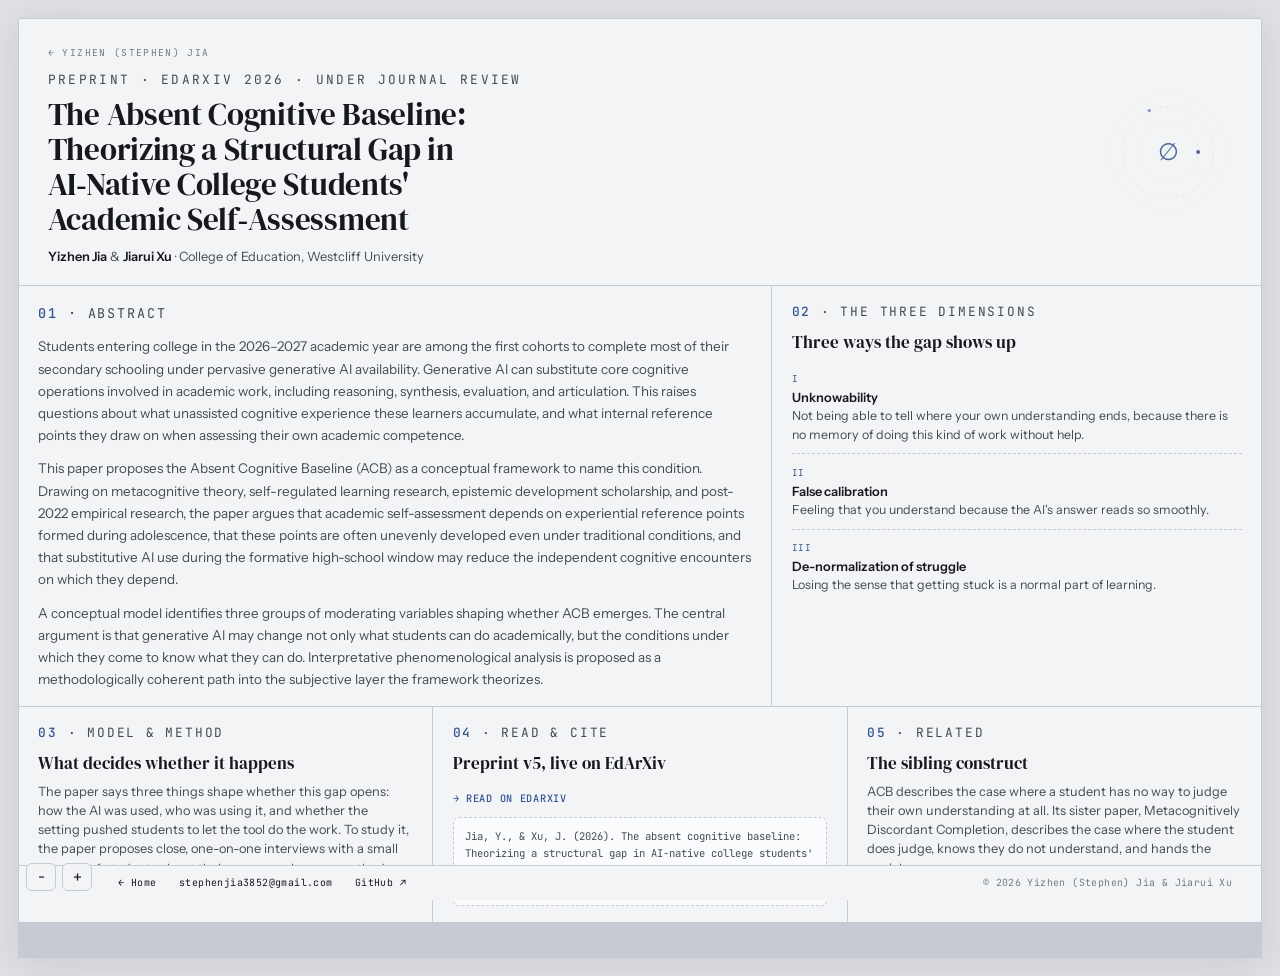
<file: acb.html>
<!DOCTYPE html>
<html lang="en">
<head>
<meta charset="UTF-8" />
<meta name="viewport" content="width=device-width, initial-scale=1.0" />
<meta name="description" content="The Absent Cognitive Baseline (ACB): a conceptual framework for a structural gap in AI-native college students' academic self-assessment. Preprint by Yizhen Jia and Jiarui Xu." />
<title>The Absent Cognitive Baseline · Yizhen Jia</title>
<link rel="preconnect" href="https://fonts.googleapis.com" />
<link rel="preconnect" href="https://fonts.gstatic.com" crossorigin />
<link href="https://fonts.googleapis.com/css2?family=DM+Serif+Display:ital@0;1&family=Instrument+Sans:ital,wght@0,400;0,500;0,600;0,700;1,400;1,500&family=JetBrains+Mono:wght@400;500&display=swap" rel="stylesheet" />
<style>
  :root {
    --ink: #16181e;
    --paper: #f3f4f6;
    --cream: #dfe1e6;
    --accent: #31548e;
    --accent-light: #6d8cbf;
    --muted: #737a86;
    --rule: #c6cad2;
    --card-bg: #fafbfc;
    --shadow: 0 6px 40px rgba(22,24,30,.10);
    --body: #454a54;
    --ink-hover: #1f2430;
    --inv-muted: #8b93a2;
    --inv-body: #aeb5c2;
  }
  * { margin: 0; padding: 0; box-sizing: border-box; }
  html { font-size: 16px; }
  body {
    font-family: 'Instrument Sans', sans-serif;
    background: var(--cream);
    color: var(--ink);
    line-height: 1.5;
    -webkit-font-smoothing: antialiased;
    padding: 18px;
  }
  .sheet {
    min-height: calc(100dvh - 36px);
    max-width: 1500px;
    margin: 0 auto;
    background: var(--rule);
    border: 1px solid var(--rule);
    box-shadow: var(--shadow);
    display: flex;
    flex-direction: column;
    gap: 1px;
  }
  .band { display: flex; flex-wrap: wrap; gap: 1px; }
  .band-a { flex: 1; }
  .band-a > .abstract { flex: 1.7 1 24rem; min-width: 0; }
  .band-a > .construct { flex: 1 1 17rem; min-width: 0; }
  .band-b > * { flex: 1 1 16rem; min-width: 0; }

  .tile { background: var(--paper); padding: 1rem 1.2rem; position: relative; transition: background .25s; }
  .tile:hover { background: var(--card-bg); }
  .tile-label {
    font-family: 'JetBrains Mono', monospace;
    font-size: .58rem;
    letter-spacing: .14em;
    text-transform: uppercase;
    color: var(--muted);
    margin-bottom: .65rem;
  }
  .tile-label b { color: var(--accent); font-weight: 500; }

  .mast { display: flex; align-items: center; justify-content: space-between; gap: 2rem; padding: 1.2rem 1.8rem; }
  .backlink {
    display: inline-block;
    font-family: 'JetBrains Mono', monospace;
    font-size: .6rem; letter-spacing: .14em; text-transform: uppercase;
    color: var(--muted); text-decoration: none;
    margin-bottom: .6rem;
  }
  .backlink:hover { color: var(--accent); }
  .mast-over {
    font-family: 'JetBrains Mono', monospace;
    font-size: .6rem; letter-spacing: .18em; text-transform: uppercase;
    color: var(--accent);
    margin-bottom: .45rem;
  }
  .mast h1 {
    font-family: 'DM Serif Display', serif;
    font-weight: 400;
    font-size: clamp(1.4rem, 2.4vw, 2.1rem);
    line-height: 1.15;
    letter-spacing: -.01em;
    max-width: 30ch;
  }
  .mast-by { margin-top: .55rem; font-size: .82rem; color: var(--muted); }
  .mast-by b { color: var(--ink); font-weight: 600; }
  .mast-art { flex-shrink: 0; width: clamp(96px, 10vw, 136px); height: clamp(96px, 10vw, 136px); }
  .mast-art svg { width: 100%; height: 100%; }
  .ring { fill: none; stroke: var(--rule); stroke-width: 1; }
  .dot { fill: var(--accent); }

  .tile h3 {
    font-family: 'DM Serif Display', serif;
    font-weight: 400;
    font-size: 1.05rem;
    line-height: 1.25;
    margin-bottom: .5rem;
  }
  .tile p { font-size: .8rem; color: var(--body); }
  .abstract p { font-size: .84rem; line-height: 1.65; }
  .abstract p + p { margin-top: .7rem; }

  .klist { list-style: none; }
  .klist li { padding: .55rem 0; border-bottom: 1px dashed var(--rule); font-size: .78rem; color: var(--body); }
  .klist li:last-child { border-bottom: none; }
  .klist b {
    display: block; font-weight: 600; color: var(--ink); font-size: .8rem;
  }
  .klist .knum {
    font-family: 'JetBrains Mono', monospace;
    font-size: .58rem; color: var(--accent); letter-spacing: .1em;
  }

  .arrowlink {
    display: inline-flex; align-items: center; gap: .4rem;
    margin-top: .55rem; margin-right: 1rem;
    font-family: 'JetBrains Mono', monospace;
    font-size: .64rem; letter-spacing: .07em; text-transform: uppercase; font-weight: 500;
    color: var(--accent); text-decoration: none;
  }
  .arrowlink:hover { text-decoration: underline; }
  .arrowlink.sub { color: var(--muted); }

  .cite {
    margin-top: .6rem;
    font-family: 'JetBrains Mono', monospace;
    font-size: .66rem; line-height: 1.6;
    color: var(--body);
    background: var(--card-bg);
    border: 1px dashed var(--rule);
    padding: .6rem .7rem;
    border-radius: 6px;
    word-break: break-word;
  }

  .foot {
    position: sticky; bottom: 0; z-index: 40;
    border-top: 1px solid var(--rule); margin-top: -1px;
    background: var(--paper);
    display: flex; align-items: center; justify-content: space-between; flex-wrap: wrap;
    gap: .6rem 1.6rem;
    padding: .6rem 1.8rem .6rem 6.2rem;
    font-family: 'JetBrains Mono', monospace;
    font-size: .62rem; letter-spacing: .04em;
  }
  .foot-links { display: flex; flex-wrap: wrap; gap: .4rem 1.4rem; }
  .foot a { color: var(--ink); text-decoration: none; }
  .foot a:hover { color: var(--accent); }
  .foot .copy { color: var(--muted); }

  .zoomer { position: fixed; left: 26px; bottom: 9px; z-index: 50; display: flex; gap: 6px; }
  .zoomer button {
    width: 30px; height: 28px;
    font-family: 'JetBrains Mono', monospace;
    font-size: 15px; line-height: 1;
    color: var(--ink);
    background: rgba(243,244,246,.88);
    backdrop-filter: blur(6px);
    border: 1px solid var(--rule);
    border-radius: 6px;
    cursor: pointer;
    transition: all .2s;
  }
  .zoomer button:hover { color: var(--accent); border-color: var(--accent); }

  @media (min-width: 861px) and (max-height: 820px) {
    html { font-size: 13.5px; }
    body { padding: 12px; }
    .sheet { min-height: calc(100dvh - 24px); }
    .tile:not(.foot) { padding: .7rem .95rem; }   /* the contact strip keeps its reserved left padding for the zoom buttons */
    .foot { padding-left: 7rem; }   /* at 13.5px, 6.2rem left only 5px between the buttons and the first link */
    .mast { padding: .8rem 1.4rem; }
    .mast-art { width: 84px; height: 84px; }
  }
  @media (max-width: 860px) {
    body { padding: 12px; }
    .zoomer { display: none; }
    .sheet { min-height: 0; }
    .mast { padding: 1.3rem 1.3rem; }
    .mast-art { width: 84px; height: 84px; }
    .foot { justify-content: center; text-align: center; padding-left: 1.3rem; }
  }
</style>
</head>
<body>

<main class="sheet">

  <header class="tile mast">
    <div>
      <a class="backlink" href="index.html">← Yizhen (Stephen) Jia</a>
      <p class="mast-over">Preprint · EdArXiv 2026 · Under journal review</p>
      <h1>The Absent Cognitive Baseline: Theorizing a Structural Gap in AI&#8209;Native College Students' Academic Self&#8209;Assessment</h1>
      <p class="mast-by"><b>Yizhen Jia</b> &amp; <b>Jiarui Xu</b> · College of Education, Westcliff University</p>
    </div>
    <div class="mast-art" aria-hidden="true">
      <svg viewBox="0 0 340 340" xmlns="http://www.w3.org/2000/svg">
        <circle cx="170" cy="170" r="80" class="ring" stroke-dasharray="4 8" />
        <circle cx="170" cy="170" r="120" class="ring" stroke-dasharray="6 10" />
        <circle cx="170" cy="170" r="155" class="ring" stroke-dasharray="3 12" />
        <circle cx="250" cy="170" r="5" class="dot" opacity=".9" />
        <circle cx="120" cy="60" r="4" class="dot" opacity=".6" />
        <text x="170" y="192" text-anchor="middle" font-family="'DM Serif Display',serif" font-size="64" style="fill:var(--accent)" opacity=".85">∅</text>
      </svg>
    </div>
  </header>

  <div class="band band-a">

    <section class="tile abstract">
      <p class="tile-label"><b>01</b> · Abstract</p>
      <p>Students entering college in the 2026&#8211;2027 academic year are among the first cohorts to complete most of their secondary schooling under pervasive generative AI availability. Generative AI can substitute core cognitive operations involved in academic work, including reasoning, synthesis, evaluation, and articulation. This raises questions about what unassisted cognitive experience these learners accumulate, and what internal reference points they draw on when assessing their own academic competence.</p>
      <p>This paper proposes the Absent Cognitive Baseline (ACB) as a conceptual framework to name this condition. Drawing on metacognitive theory, self-regulated learning research, epistemic development scholarship, and post-2022 empirical research, the paper argues that academic self-assessment depends on experiential reference points formed during adolescence, that these points are often unevenly developed even under traditional conditions, and that substitutive AI use during the formative high-school window may reduce the independent cognitive encounters on which they depend.</p>
      <p>A conceptual model identifies three groups of moderating variables shaping whether ACB emerges. The central argument is that generative AI may change not only what students can do academically, but the conditions under which they come to know what they can do. Interpretative phenomenological analysis is proposed as a methodologically coherent path into the subjective layer the framework theorizes.</p>
    </section>

    <section class="tile construct">
      <p class="tile-label"><b>02</b> · The Three Dimensions</p>
      <h3>Three ways the gap shows up</h3>
      <ul class="klist">
        <li><span class="knum">I</span><b>Unknowability</b>Not being able to tell where your own understanding ends, because there is no memory of doing this kind of work without help.</li>
        <li><span class="knum">II</span><b>False calibration</b>Feeling that you understand because the AI's answer reads so smoothly.</li>
        <li><span class="knum">III</span><b>De-normalization of struggle</b>Losing the sense that getting stuck is a normal part of learning.</li>
      </ul>
    </section>

  </div>

  <div class="band band-b">

    <section class="tile">
      <p class="tile-label"><b>03</b> · Model &amp; Method</p>
      <h3>What decides whether it happens</h3>
      <p>The paper says three things shape whether this gap opens: how the AI was used, who was using it, and whether the setting pushed students to let the tool do the work. To study it, the paper proposes close, one-on-one interviews with a small number of students about their own experience, a method called interpretative phenomenological analysis.</p>
    </section>

    <section class="tile">
      <p class="tile-label"><b>04</b> · Read &amp; Cite</p>
      <h3>Preprint v5, live on EdArXiv</h3>
      <a class="arrowlink" href="https://osf.io/preprints/edarxiv/4cr8j_v5" target="_blank" rel="noopener">→ Read on EdArXiv</a>
      <div class="cite">Jia, Y., &amp; Xu, J. (2026). The absent cognitive baseline: Theorizing a structural gap in AI-native college students' academic self-assessment. EdArXiv. https://osf.io/preprints/edarxiv/4cr8j_v5</div>
    </section>

    <section class="tile">
      <p class="tile-label"><b>05</b> · Related</p>
      <h3>The sibling construct</h3>
      <p>ACB describes the case where a student has no way to judge their own understanding at all. Its sister paper, Metacognitively Discordant Completion, describes the case where the student does judge, knows they do not understand, and hands the work in anyway.</p>
      <a class="arrowlink" href="mdc.html">→ MDC paper</a>
    </section>

  </div>

  <footer class="tile foot">
    <div class="foot-links">
      <a href="index.html">← Home</a>
      <a href="mailto:stephenjia3852@gmail.com">stephenjia3852@gmail.com</a>
      <a href="https://github.com/SteJ20996" target="_blank" rel="noopener">GitHub ↗</a>
    </div>
    <span class="copy">© 2026 Yizhen (Stephen) Jia &amp; Jiarui Xu</span>
  </footer>

</main>

<div class="zoomer" aria-label="Zoom">
  <button id="zout" aria-label="Zoom out" title="Zoom out">−</button>
  <button id="zin" aria-label="Zoom in" title="Zoom in">+</button>
</div>

<script>
  (function () {
    var z = 1, MIN = 0.8, MAX = 1.6, STEP = 0.2;
    try { z = parseFloat(localStorage.getItem('yj-zoom')) || 1; } catch (e) {}
    function apply() {
      if (Math.abs(z - 1) < 0.01) document.documentElement.style.fontSize = '';
      else document.documentElement.style.fontSize = (16 * z) + 'px';
      try { localStorage.setItem('yj-zoom', z); } catch (e) {}
    }
    document.getElementById('zin').addEventListener('click', function () { z = Math.min(MAX, +(z + STEP).toFixed(2)); apply(); });
    document.getElementById('zout').addEventListener('click', function () { z = Math.max(MIN, +(z - STEP).toFixed(2)); apply(); });
    apply();
  })();
</script>
</body>
</html>
</file>
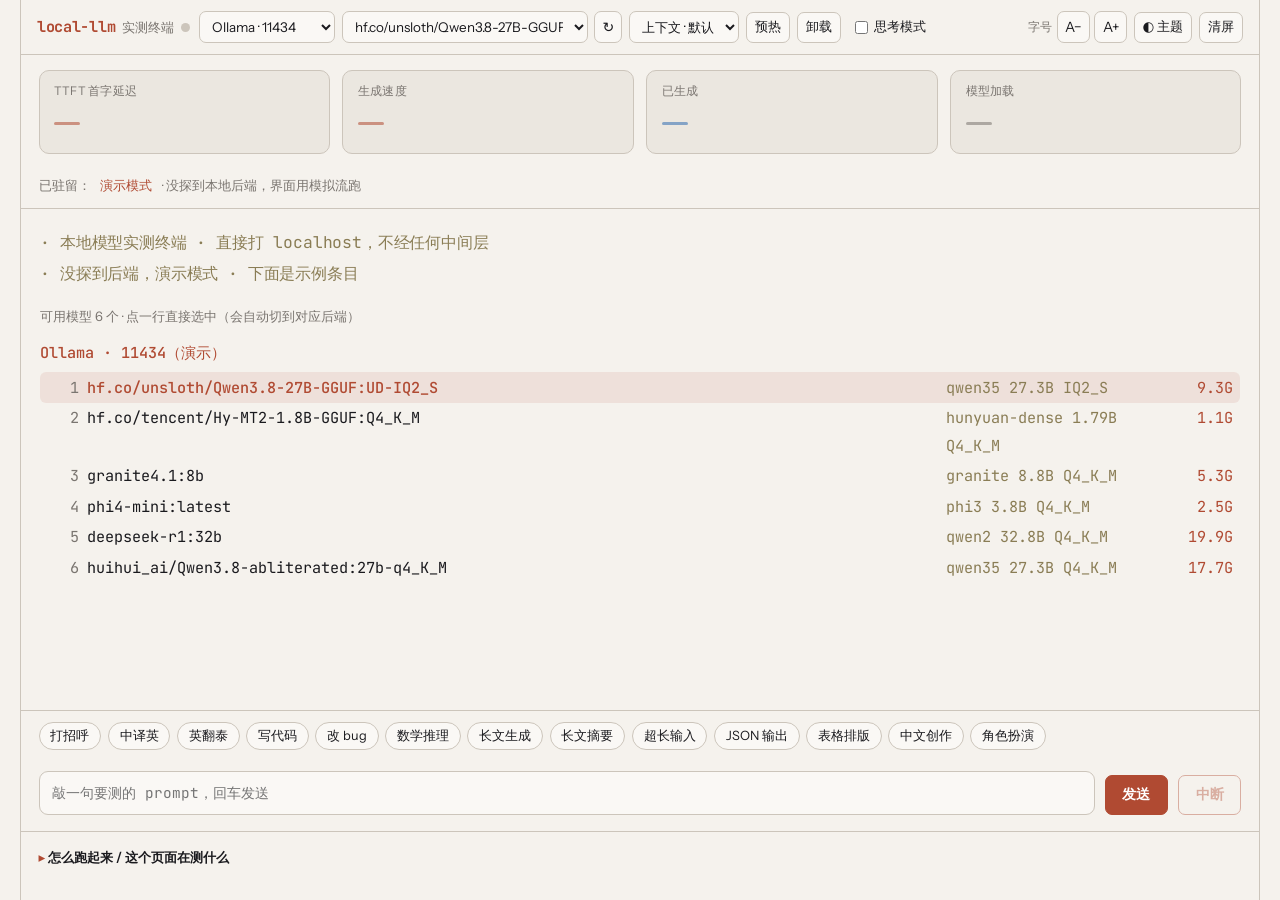
<file: local-llm.html>
<!DOCTYPE html>
<html lang="zh-CN">
<head>
<meta charset="UTF-8" />
<meta name="viewport" content="width=device-width, initial-scale=1.0" />
<title>local-llm 实测终端 — 本地模型跑分与对话</title>
<meta name="description" content="一个单文件的本地大模型实测终端：接 Ollama，量首字延迟 / 生成速度 / 已生成 token / 模型加载耗时，带预设场景与思维链显示。" />
<link rel="preconnect" href="https://fonts.googleapis.com" />
<link rel="preconnect" href="https://fonts.gstatic.com" crossorigin />
<link href="https://fonts.googleapis.com/css2?family=Instrument+Sans:wght@400;500;600;700&family=JetBrains+Mono:wght@400;500;700&display=swap" rel="stylesheet" />
<style>
  :root {
    --paper: #f5f2ed;
    --card: #faf8f5;
    --cream: #ebe7e0;
    --ink: #1a1a1e;
    --muted: #7a7570;
    --rule: #ccc5bb;
    --accent: #b04a32;
    --accent-soft: rgba(176,74,50,.10);
    --blue: #2f6bb0;
    --olive: #8a7d55;
    --green: #3f7d4e;
    --shadow: 0 2px 24px rgba(26,26,30,.06);
    --mono: 'JetBrains Mono', ui-monospace, SFMono-Regular, Menlo, monospace;
    --sans: 'Instrument Sans', system-ui, -apple-system, 'PingFang SC', 'Microsoft YaHei', sans-serif;
    --log-size: 15px;
  }
  html[data-theme="dark"] {
    --paper: #17171a;
    --card: #1f1f24;
    --cream: #26262c;
    --ink: #e8e4dd;
    --muted: #8e8a84;
    --rule: #35353d;
    --accent: #d4765f;
    --accent-soft: rgba(212,118,95,.14);
    --blue: #6ba3e0;
    --olive: #b3a678;
    --green: #6faa7d;
    --shadow: 0 2px 24px rgba(0,0,0,.35);
  }

  * { margin: 0; padding: 0; box-sizing: border-box; }
  html { font-size: 16px; }
  body {
    font-family: var(--sans);
    background: var(--paper);
    color: var(--ink);
    -webkit-font-smoothing: antialiased;
    line-height: 1.6;
  }

  .app {
    max-width: 1240px;
    margin: 0 auto;
    min-height: 100vh;
    display: flex;
    flex-direction: column;
    border-left: 1px solid var(--rule);
    border-right: 1px solid var(--rule);
    background: var(--paper);
  }

  /* ---------- top bar ---------- */
  .topbar {
    display: flex;
    align-items: center;
    gap: .42rem;
    flex-wrap: wrap;
    padding: .6rem 1rem;
    border-bottom: 1px solid var(--rule);
    background: var(--paper);
    position: sticky; top: 0; z-index: 20;
  }
  .brand {
    display: flex; align-items: center; gap: .42rem;
    margin-right: .15rem;
  }
  .brand b {
    font-family: var(--mono);
    font-weight: 700;
    font-size: .95rem;
    letter-spacing: -.02em;
    color: var(--accent);
  }
  .brand span { font-size: .82rem; color: var(--muted); }
  .dot {
    width: 9px; height: 9px; border-radius: 50%;
    background: var(--rule);
    box-shadow: 0 0 0 3px transparent;
    transition: background .25s, box-shadow .25s;
  }
  .dot.on   { background: var(--green); box-shadow: 0 0 0 3px rgba(63,125,78,.16); }
  .dot.busy { background: var(--accent); box-shadow: 0 0 0 3px var(--accent-soft); animation: pulse 1.1s infinite; }
  .dot.off  { background: var(--rule); }
  @keyframes pulse { 50% { opacity: .35; } }

  .ctl, .btn, select, input[type="text"], textarea {
    font-family: var(--sans);
    font-size: .84rem;
    color: var(--ink);
    background: var(--card);
    border: 1px solid var(--rule);
    border-radius: 7px;
    padding: .36rem .5rem;
    line-height: 1.3;
  }
  select { cursor: pointer; padding-right: 1.5rem; }
  .btn { cursor: pointer; transition: background .18s, border-color .18s, color .18s; white-space: nowrap; }
  .btn:hover { background: var(--cream); border-color: var(--muted); }
  .btn:active { transform: translateY(1px); }
  .btn.icon { padding: .36rem .45rem; font-size: .88rem; }
  .btn.danger { color: var(--accent); border-color: var(--accent); background: transparent; }
  .btn.danger:hover { background: var(--accent-soft); }
  .btn:disabled { opacity: .4; cursor: not-allowed; }
  #model { max-width: 246px; }
  .check {
    display: inline-flex; align-items: center; gap: .35rem;
    font-size: .84rem; cursor: pointer; user-select: none;
    padding: .36rem .45rem; border: 1px solid transparent; border-radius: 7px;
  }
  .check:hover { background: var(--cream); }
  .check input { accent-color: var(--accent); cursor: pointer; }
  .spacer { flex: 1 1 auto; }
  .group { display: inline-flex; align-items: center; gap: .3rem; }
  .group > label { font-size: .78rem; color: var(--muted); }

  /* ---------- metric cards ---------- */
  .metrics {
    display: grid;
    grid-template-columns: repeat(4, 1fr);
    gap: .8rem;
    padding: .9rem 1.1rem;
  }
  .metric {
    background: var(--cream);
    border: 1px solid var(--rule);
    border-radius: 10px;
    padding: .7rem .9rem .8rem;
  }
  .metric .k {
    font-size: .74rem;
    color: var(--muted);
    letter-spacing: .02em;
    margin-bottom: .15rem;
  }
  .metric .v {
    font-family: var(--mono);
    font-weight: 700;
    font-size: 2rem;
    line-height: 1.15;
    letter-spacing: -.03em;
    color: var(--accent);
  }
  .metric .v small {
    font-size: .8rem;
    font-weight: 500;
    color: var(--muted);
    margin-left: .18rem;
    letter-spacing: 0;
  }
  .metric.blue .v { color: var(--blue); }
  .metric.dim .v { color: var(--muted); }
  /* 空态不是一个"—"字符，是一根本色短杠：留白但仍然指示这一格属于哪个量 */
  .metric .v .dash {
    display: inline-block;
    width: 26px; height: 3px;
    border-radius: 2px;
    background: currentColor;
    opacity: .55;
    vertical-align: middle;
  }

  /* ---------- resident strip ---------- */
  .resident {
    display: flex; align-items: baseline; gap: .6rem; flex-wrap: wrap;
    padding: .45rem 1.1rem .7rem;
    font-size: .8rem;
    color: var(--muted);
    border-bottom: 1px solid var(--rule);
  }
  .resident b { font-family: var(--mono); font-weight: 500; color: var(--accent); font-size: .82rem; }
  .resident i { font-style: normal; }

  /* ---------- transcript ---------- */
  .log {
    flex: 1 1 auto;
    overflow-y: auto;
    padding: 1.1rem 1.2rem 1.4rem;
    min-height: 260px;
    max-height: calc(100vh - 372px);
    scroll-behavior: smooth;
  }
  .turn { margin-bottom: 1.15rem; }
  .who {
    font-family: var(--mono);
    font-size: .78rem;
    color: var(--muted);
    margin-bottom: .3rem;
  }
  .turn.user .who { color: var(--muted); }
  .body {
    font-family: var(--mono);
    font-size: var(--log-size);
    line-height: 1.75;
    white-space: pre-wrap;
    word-break: break-word;
  }
  .turn.user .body { color: var(--blue); }
  .note {
    font-size: .8rem;
    color: var(--muted);
    margin: 0 0 .9rem;
  }
  .note b { font-weight: 600; color: var(--ink); }
  .note code { font-family: var(--mono); font-size: .78rem; }
  .sys {
    font-size: .8rem;
    color: var(--muted);
    margin-bottom: 1rem;
    padding-left: .7rem;
    border-left: 2px solid var(--rule);
  }
  .sys.err { color: var(--accent); border-left-color: var(--accent); }
  .cursor {
    display: inline-block;
    width: .55em; height: 1.05em;
    background: var(--accent);
    vertical-align: text-bottom;
    animation: blink 1s steps(2, start) infinite;
  }
  @keyframes blink { 50% { opacity: 0; } }

  details.think {
    margin: 0 0 .55rem;
    border: 1px dashed var(--rule);
    border-radius: 8px;
    background: var(--cream);
  }
  details.think > summary {
    cursor: pointer;
    list-style: none;
    padding: .35rem .65rem;
    font-size: .78rem;
    color: var(--muted);
    font-family: var(--mono);
  }
  details.think > summary::-webkit-details-marker { display: none; }
  details.think > summary::before { content: '▸ '; }
  details.think[open] > summary::before { content: '▾ '; }
  details.think .body {
    padding: 0 .65rem .55rem;
    color: var(--muted);
    font-size: calc(var(--log-size) - 1px);
  }
  .stats {
    margin-top: .4rem;
    font-family: var(--mono);
    font-size: .74rem;
    color: var(--muted);
  }

  /* ---------- 开机横幅 + 模型目录 ---------- */
  .boot {
    font-family: var(--mono);
    font-size: 1.02rem;
    line-height: 1.9;
    color: var(--olive);
    letter-spacing: -.01em;
  }
  .cat-head {
    font-size: .82rem;
    color: var(--muted);
    margin: 1.1rem 0 .5rem;
  }
  .cat-group {
    font-family: var(--mono);
    font-size: .95rem;
    font-weight: 500;
    color: var(--accent);
    margin: .9rem 0 .4rem;
  }
  .cat-row {
    display: grid;
    grid-template-columns: 2.4rem minmax(0, 1fr) 14rem 3.4rem;
    gap: .5rem;
    align-items: start;
    font-family: var(--mono);
    font-size: .95rem;
    line-height: 1.8;
    padding: .1rem .45rem .1rem 0;
    border-radius: 6px;
    cursor: pointer;
  }
  .cat-row:hover { background: var(--accent-soft); }
  .cat-row .i { color: var(--muted); text-align: right; }
  .cat-row .n { color: var(--ink); word-break: break-all; }
  .cat-row .q { color: var(--olive); }
  .cat-row .s { color: var(--accent); text-align: right; }
  .cat-row.sel { background: var(--accent-soft); }
  .cat-row.sel .n { color: var(--accent); font-weight: 500; }
  @media (max-width: 760px) {
    .cat-row { grid-template-columns: 2rem minmax(0, 1fr) 3.4rem; }
    .cat-row .n { grid-column: 2; }
    .cat-row .s { grid-column: 3; }
    .cat-row .q { grid-column: 2 / 4; grid-row: 2; font-size: .8rem; line-height: 1.4; }
  }

  /* ---------- presets ---------- */
  .chips {
    display: flex; flex-wrap: wrap; gap: .4rem;
    padding: .7rem 1.1rem;
    border-top: 1px solid var(--rule);
  }
  .chip {
    font-family: var(--sans);
    font-size: .8rem;
    padding: .3rem .68rem;
    border: 1px solid var(--rule);
    border-radius: 999px;
    background: var(--card);
    color: var(--ink);
    cursor: pointer;
    transition: all .16s;
    white-space: nowrap;
  }
  .chip:hover { border-color: var(--accent); color: var(--accent); }
  .chip.active { border-color: var(--accent); color: var(--accent); background: var(--accent-soft); }

  /* ---------- composer ---------- */
  .composer {
    display: flex; gap: .6rem; align-items: flex-end;
    padding: .6rem 1.1rem 1rem;
  }
  .composer textarea {
    flex: 1 1 auto;
    resize: none;
    min-height: 44px;
    max-height: 180px;
    font-family: var(--mono);
    font-size: .9rem;
    line-height: 1.5;
    padding: .6rem .8rem;
    border-radius: 9px;
  }
  .composer textarea:focus { outline: none; border-color: var(--accent); }
  .composer .btn { padding: .62rem 1.05rem; font-size: .86rem; font-weight: 600; }
  #send { background: var(--accent); color: #fff; border-color: var(--accent); }
  #send:hover:not(:disabled) { background: var(--ink); border-color: var(--ink); }
  html[data-theme="dark"] #send { color: #17171a; }
  #send:disabled { background: var(--card); color: var(--muted); border-color: var(--rule); opacity: 1; }

  /* ---------- help ---------- */
  .help {
    border-top: 1px solid var(--rule);
    padding: .9rem 1.1rem 2rem;
    font-size: .84rem;
    color: var(--muted);
  }
  .help > summary {
    cursor: pointer;
    font-weight: 600;
    color: var(--ink);
    font-size: .84rem;
    list-style: none;
  }
  .help > summary::-webkit-details-marker { display: none; }
  .help > summary::before { content: '▸ '; color: var(--accent); }
  .help[open] > summary::before { content: '▾ '; }
  .help .inner { margin-top: .8rem; max-width: 76ch; }
  .help p { margin-bottom: .7rem; }
  .help ol, .help ul { margin: 0 0 .7rem 1.2rem; }
  .help li { margin-bottom: .3rem; }
  .help pre {
    font-family: var(--mono);
    font-size: .78rem;
    background: var(--cream);
    border: 1px solid var(--rule);
    border-radius: 8px;
    padding: .6rem .75rem;
    overflow-x: auto;
    color: var(--ink);
    margin-bottom: .7rem;
  }
  .help code { font-family: var(--mono); font-size: .8rem; color: var(--ink); }
  .help a { color: var(--accent); }

  @media (max-width: 860px) {
    .metrics { grid-template-columns: repeat(2, 1fr); }
    .metric .v { font-size: 1.6rem; }
    #model { max-width: 190px; }
    .log { max-height: none; }
  }
</style>
</head>
<body>
<div class="app">

  <!-- ============ 01 控制栏 ============ -->
  <header class="topbar">
    <div class="brand"><b>local-llm</b><span>实测终端</span><i class="dot off" id="dot" title="后端状态"></i></div>

    <select id="backend" class="ctl" title="后端地址">
      <option value="http://localhost:11434">Ollama · 11434</option>
      <option value="http://127.0.0.1:11434">Ollama · 127.0.0.1</option>
      <option value="http://localhost:1234/v1">LM Studio · 1234</option>
      <option value="__custom">自定义…</option>
    </select>

    <select id="model" class="ctl" title="模型"><option>—</option></select>
    <button class="btn icon" id="refresh" title="刷新模型列表">↻</button>

    <select id="ctx" class="ctl" title="上下文长度 num_ctx">
      <option value="0">上下文 · 默认</option>
      <option value="4096">4K</option>
      <option value="8192">8K</option>
      <option value="16384">16K</option>
      <option value="32768">32K</option>
      <option value="131072">128K</option>
    </select>

    <button class="btn" id="warm" title="把模型载入显存，不生成内容">预热</button>
    <button class="btn" id="unload" title="keep_alive=0，立刻释放显存">卸载</button>

    <label class="check" title="给支持思维链的模型开 think"><input type="checkbox" id="think" /> 思考模式</label>

    <span class="spacer"></span>

    <span class="group">
      <label>字号</label>
      <button class="btn icon" id="fsdown">A−</button>
      <button class="btn icon" id="fsup">A+</button>
    </span>
    <button class="btn" id="theme">◐ 主题</button>
    <button class="btn" id="clear">清屏</button>
  </header>

  <!-- ============ 02 四个指标 ============ -->
  <section class="metrics">
    <div class="metric"><div class="k">TTFT 首字延迟</div><div class="v" id="m-ttft"><i class="dash"></i></div></div>
    <div class="metric"><div class="k">生成速度</div><div class="v" id="m-tps"><i class="dash"></i></div></div>
    <div class="metric blue"><div class="k">已生成</div><div class="v" id="m-tok"><i class="dash"></i></div></div>
    <div class="metric dim"><div class="k">模型加载</div><div class="v" id="m-load"><i class="dash"></i></div></div>
  </section>

  <div class="resident">已驻留：<b id="res-name">—</b><i id="res-meta"></i></div>

  <!-- ============ 03 对话区 ============ -->
  <main class="log" id="log"></main>

  <!-- ============ 04 预设场景 ============ -->
  <nav class="chips" id="chips"></nav>

  <!-- ============ 05 输入 ============ -->
  <div class="composer">
    <textarea id="input" rows="1" placeholder="敲一句要测的 prompt，回车发送"></textarea>
    <button class="btn" id="send">发送</button>
    <button class="btn danger" id="stop" disabled>中断</button>
  </div>

  <details class="help">
    <summary>怎么跑起来 / 这个页面在测什么</summary>
    <div class="inner">
      <p>整页就是一个 HTML 文件，没有构建步骤、没有后端。它直接从浏览器打 Ollama 的 HTTP 接口，所以模型、显存、算力全在你自己机器上。</p>
      <ol>
        <li>装 Ollama 并拉一个模型：<code>ollama pull qwen3:8b</code></li>
        <li>让浏览器能跨域访问它（默认只允许本机进程）：</li>
      </ol>
      <pre># macOS
launchctl setenv OLLAMA_ORIGINS "*" &amp;&amp; ollama serve

# Linux（systemd）
sudo systemctl edit ollama
# 加入：
#   [Service]
#   Environment="OLLAMA_ORIGINS=*"
sudo systemctl restart ollama

# Windows（PowerShell）
setx OLLAMA_ORIGINS "*"</pre>
      <p>如果页面挂在 <code>https://</code> 上而 Ollama 在 <code>http://localhost</code>，浏览器的混合内容策略会拦下请求。这时把本文件下载到本地用 <code>file://</code> 或 <code>http://localhost</code> 打开即可。连不上时页面会自动落到<b>演示模式</b>，用一段模拟流验证界面本身。</p>
      <p><b>四个指标分别是什么：</b></p>
      <ul>
        <li><b>TTFT 首字延迟</b> — 从发出请求到收到第一个 token 的墙钟时间。冷启动时它主要是模型加载，热机后主要是 prompt 预填充，所以它对输入长度敏感。</li>
        <li><b>生成速度</b> — 优先用 Ollama 返回的 <code>eval_count / eval_duration</code>（纯解码速度，排除加载和预填充）；流式过程中先用墙钟估算。</li>
        <li><b>已生成</b> — 解码出的 token 数（<code>eval_count</code>）；流式过程中按 chunk 估算。</li>
        <li><b>模型加载</b> — <code>load_duration</code>。第二次跑同一模型时它应该接近 0；如果没有，说明模型被挤出了显存。</li>
      </ul>
      <p><b>为什么要有预设场景</b>：单条 prompt 测不出什么。短问候测冷启动，超长输入测预填充，长文生成测持续解码是否掉速（散热/降频），JSON 与表格测格式遵循，思维链场景测推理模型在正式作答前会烧掉多少 token。同一台机器上横向对比模型时，这几类要分开看。</p>
      <p>测量口径的一点提醒：第一次跑一定慢，把它当加载耗时而不是推理速度；同一模型至少跑两遍取第二遍。</p>
    </div>
  </details>
</div>

<script>
(function () {
  'use strict';

  // ---------------------------------------------------------------- 预设场景
  // 每条 = 一个测试意图，不是随便的示例句。
  var PRESETS = [
    { id:'hello', label:'打招呼', note:'最短输入，测冷启动的 TTFT——这时候的延迟基本等于模型加载',
      text:'你好，用两句话介绍一下你自己。' },
    { id:'zh2en', label:'中译英', note:'短进短出，测基础指令遵循',
      text:'把下面这句话翻译成英文，只输出译文：\n\n教育技术的价值不在于替学生完成任务，而在于让学生看见自己的理解到了哪一步。' },
    { id:'en2th', label:'英翻泰', note:'小语种，测多语言覆盖——很多量化版本在这里明显退化',
      text:'Translate into Thai, output the translation only:\n\nThe train leaves at a quarter past seven; please bring your passport.' },
    { id:'code', label:'写代码', note:'测代码格式与边界条件处理',
      text:'用 Python 写一个函数 merge_intervals(intervals)，合并重叠区间并返回排序后的结果。要求处理空输入，并附三个测试用例。' },
    { id:'bug', label:'改 bug', note:'测能不能定位到真正的错误，而不是重写一遍',
      text:'下面这段代码求平均值时偶尔报错，找出原因并给出最小修改：\n\ndef avg(xs):\n    total = 0\n    for x in xs:\n        total += x\n    return total / len(xs)' },
    { id:'math', label:'数学推理', note:'看思维链，deepseek-r1 这类会先想一大段',
      text:'一个笼子里有鸡和兔共 35 只，脚共 94 只。问鸡兔各几只？请给出推理过程。' },
    { id:'long', label:'长文生成', note:'测持续解码会不会掉速——散热和降频都在这里现形',
      text:'写一篇 800 字左右的短文，题目是《当计算器进入课堂之后》，讨论工具替代与能力形成的关系。' },
    { id:'sum', label:'长文摘要', note:'长进短出，压力在预填充而不是解码',
      text:'把下面的内容压缩成 5 条要点，每条不超过 20 字：\n\n自我评估校准指的是学习者对自身理解程度的判断与实际表现之间的一致性。研究反复发现，表现最弱的学习者往往高估自己，而表现较强的学习者会低估自己。生成式人工智能加剧了这一问题：当工具在技能形成之前就替学习者完成了任务，学习者甚至无法形成关于"我是否理解"的判断，因为没有可供参照的独立表现记录。' },
    { id:'huge', label:'超长输入', note:'刷满上下文，单看 TTFT 的涨幅就知道预填充带宽',
      text:'__HUGE__' },
    { id:'json', label:'JSON 输出', note:'测结构化输出，看会不会多包一层 markdown 代码块',
      text:'只输出一个 JSON 对象，不要任何解释和代码块标记。字段：name(string)、level(1-5 整数)、tags(字符串数组，3 个)。内容随便编，主题是"高中函数"。' },
    { id:'table', label:'表格排版', note:'测 markdown 表格对齐与列数一致性',
      text:'用 markdown 表格对比三种排序算法（快排、归并、堆排），列出：平均时间复杂度、最坏时间复杂度、空间复杂度、是否稳定。只输出表格。' },
    { id:'write', label:'中文创作', note:'测中文语感，量化损失通常先在这里露出来',
      text:'写一段 200 字以内的场景描写：雨天的午后，屋檐开始滴水，街角的猫溜进了店里。不要写成散文腔。' },
    { id:'role', label:'角色扮演', note:'测人设保持与拒答边界',
      text:'你现在是一位耐心的高中数学老师。学生说"我看了答案，感觉懂了，但自己做还是不会"。用不超过 150 字回应他，并给出一个可执行的动作。' }
  ];

  var HUGE_SEED = '在设计任何一个测评工具之前，先要问清楚它测的到底是什么：是知识的掌握，还是对掌握程度的判断。这两者经常被混为一谈，但它们的失效方式完全不同。';

  // ---------------------------------------------------------------- 状态
  var S = {
    base: 'http://localhost:11434',
    model: '',
    ctx: 0,
    think: false,
    fontSize: 15,
    theme: 'light',
    demo: false,
    busy: false,
    catalog: [],
    history: []
  };

  var $ = function (id) { return document.getElementById(id); };
  var el = {
    dot: $('dot'), backend: $('backend'), model: $('model'), refresh: $('refresh'),
    ctx: $('ctx'), warm: $('warm'), unload: $('unload'), think: $('think'),
    fsdown: $('fsdown'), fsup: $('fsup'), theme: $('theme'), clear: $('clear'),
    ttft: $('m-ttft'), tps: $('m-tps'), tok: $('m-tok'), load: $('m-load'),
    resName: $('res-name'), resMeta: $('res-meta'),
    log: $('log'), chips: $('chips'), input: $('input'), send: $('send'), stop: $('stop')
  };

  // ---------------------------------------------------------------- 偏好持久化
  function loadPrefs() {
    try {
      var raw = localStorage.getItem('local-llm-prefs');
      if (!raw) return;
      var p = JSON.parse(raw);
      if (p.base) S.base = p.base;
      if (p.model) S.model = p.model;
      if (p.ctx) S.ctx = p.ctx;
      if (typeof p.think === 'boolean') S.think = p.think;
      if (p.fontSize) S.fontSize = p.fontSize;
      if (p.theme) S.theme = p.theme;
    } catch (e) { /* 隐私模式下 localStorage 会抛，忽略 */ }
  }
  function savePrefs() {
    try {
      localStorage.setItem('local-llm-prefs', JSON.stringify({
        base: S.base, model: S.model, ctx: S.ctx,
        think: S.think, fontSize: S.fontSize, theme: S.theme
      }));
    } catch (e) {}
  }

  // ---------------------------------------------------------------- 小工具
  function fmtDur(sec) {
    if (sec == null || !isFinite(sec)) return null;
    if (sec < 1) return { n: Math.round(sec * 1000), u: 'ms' };
    return { n: sec.toFixed(2), u: 's' };
  }
  function fmtBytes(b) {
    if (!b) return '';
    var g = b / 1073741824;
    return g >= 1 ? g.toFixed(1) + 'GB' : Math.round(b / 1048576) + 'MB';
  }
  function fmtCtx(n) {
    if (!n) return '';
    return n >= 1024 ? Math.round(n / 1024) + 'K ctx' : n + ' ctx';
  }
  function setMetric(node, value, unit) {
    if (value === null || value === undefined) {
      node.innerHTML = '';
      var dash = document.createElement('i');
      dash.className = 'dash';
      node.appendChild(dash);
      return;
    }
    node.innerHTML = '';
    node.appendChild(document.createTextNode(String(value)));
    if (unit) {
      var s = document.createElement('small');
      s.textContent = unit;
      node.appendChild(s);
    }
  }
  function setDot(state) { el.dot.className = 'dot ' + state; }
  function atBottom() {
    return el.log.scrollHeight - el.log.scrollTop - el.log.clientHeight < 60;
  }
  function scrollDown(force) {
    if (force || atBottom()) el.log.scrollTop = el.log.scrollHeight;
  }

  // ---------------------------------------------------------------- 渲染
  function sysLine(text, isErr) {
    var d = document.createElement('div');
    d.className = 'sys' + (isErr ? ' err' : '');
    d.textContent = text;
    el.log.appendChild(d);
    scrollDown(true);
  }
  function noteLine(preset) {
    var d = document.createElement('div');
    d.className = 'note';
    d.innerHTML = '· 场景：<b>' + preset.label + '</b> · ' + preset.note;
    el.log.appendChild(d);
    scrollDown(true);
  }
  function userTurn(text) {
    var t = document.createElement('div');
    t.className = 'turn user';
    var w = document.createElement('div'); w.className = 'who'; w.textContent = '我';
    var b = document.createElement('div'); b.className = 'body'; b.textContent = text;
    t.appendChild(w); t.appendChild(b);
    el.log.appendChild(t);
    scrollDown(true);
  }
  // 返回一组把 token 写进去的句柄
  function assistantTurn(modelName) {
    var t = document.createElement('div');
    t.className = 'turn assistant';
    var w = document.createElement('div'); w.className = 'who'; w.textContent = modelName;
    var think = document.createElement('details'); think.className = 'think'; think.style.display = 'none';
    var sm = document.createElement('summary'); sm.textContent = '思维链';
    var tb = document.createElement('div'); tb.className = 'body';
    think.appendChild(sm); think.appendChild(tb);
    var b = document.createElement('div'); b.className = 'body';
    var cur = document.createElement('span'); cur.className = 'cursor';
    b.appendChild(cur);
    var st = document.createElement('div'); st.className = 'stats';
    t.appendChild(w); t.appendChild(think); t.appendChild(b); t.appendChild(st);
    el.log.appendChild(t);
    scrollDown(true);

    var textBuf = '', thinkBuf = '';
    return {
      pushThinking: function (s) {
        thinkBuf += s;
        think.style.display = '';
        if (!think.open) think.open = true;
        tb.textContent = thinkBuf;
        sm.textContent = '思维链 · ' + thinkBuf.length + ' 字';
        scrollDown();
      },
      push: function (s) {
        textBuf += s;
        if (think.open && thinkBuf) think.open = false; // 正式作答一开始就把思维链收起来
        b.textContent = textBuf;
        b.appendChild(cur);
        scrollDown();
      },
      finish: function (line) {
        if (cur.parentNode) cur.parentNode.removeChild(cur);
        if (line) st.textContent = line;
        scrollDown();
      },
      text: function () { return textBuf; }
    };
  }

  // ---------------------------------------------------------------- 后端探测
  function withTimeout(ms) {
    var c = new AbortController();
    setTimeout(function () { c.abort(); }, ms);
    return c;
  }

  // 主界面把每个探到的后端的模型合并成一张目录，所以要逐个候选探一遍。
  var BACKENDS = [
    { base: 'http://localhost:11434', label: 'Ollama · 11434', kind: 'ollama' },
    { base: 'http://localhost:1234/v1', label: 'LM Studio · 1234', kind: 'openai' }
  ];

  // 探不到任何后端时用它，好让主界面本身仍然可读。
  var DEMO_CATALOG = [{
    base: 'http://localhost:11434', label: 'Ollama · 11434（演示）', kind: 'ollama',
    models: [
      { name: 'hf.co/unsloth/Qwen3.8-27B-GGUF:UD-IQ2_S', meta: 'qwen35 27.3B IQ2_S', size: 9.3 },
      { name: 'hf.co/tencent/Hy-MT2-1.8B-GGUF:Q4_K_M', meta: 'hunyuan-dense 1.79B Q4_K_M', size: 1.1 },
      { name: 'granite4.1:8b', meta: 'granite 8.8B Q4_K_M', size: 5.3 },
      { name: 'phi4-mini:latest', meta: 'phi3 3.8B Q4_K_M', size: 2.5 },
      { name: 'deepseek-r1:32b', meta: 'qwen2 32.8B Q4_K_M', size: 19.9 },
      { name: 'huihui_ai/Qwen3.8-abliterated:27b-q4_K_M', meta: 'qwen35 27.3B Q4_K_M', size: 17.7 }
    ]
  }];

  function candidates() {
    var list = BACKENDS.slice();
    var bases = list.map(function (b) { return b.base; });
    // 用户自填的后端也要探，否则它永远进不了目录
    if (bases.indexOf(S.base) < 0) {
      list.unshift({ base: S.base, label: S.base, kind: /\/v1\/?$/.test(S.base) ? 'openai' : 'ollama' });
    }
    return list;
  }

  function fetchCatalog(b) {
    var c = withTimeout(2500);
    var url = b.base + (b.kind === 'openai' ? '/models' : '/api/tags');
    return fetch(url, { signal: c.signal })
      .then(function (r) { if (!r.ok) throw new Error('HTTP ' + r.status); return r.json(); })
      .then(function (d) {
        var models;
        if (b.kind === 'openai') {
          // OpenAI 兼容端点只给 id，没有量化和体积
          models = (d.data || []).map(function (m) { return { name: m.id, meta: '', size: 0 }; });
        } else {
          models = (d.models || []).map(function (m) {
            var de = m.details || {};
            return {
              name: m.name,
              meta: [de.family, de.parameter_size, de.quantization_level].filter(Boolean).join(' '),
              size: m.size ? m.size / 1073741824 : 0
            };
          });
        }
        return { base: b.base, label: b.label, kind: b.kind, models: models };
      })
      .catch(function () { return null; });
  }

  function probe() {
    setDot('busy');
    return Promise.all(candidates().map(fetchCatalog)).then(function (res) {
      var live = res.filter(function (g) { return g && g.models.length; });
      S.demo = live.length === 0;
      S.catalog = S.demo ? DEMO_CATALOG : live;
      if (S.demo) {
        setDot('off');
        el.resName.textContent = '演示模式';
        el.resMeta.textContent = '· 没探到本地后端，界面用模拟流跑';
      } else {
        setDot('on');
        // 记住的后端这次没起来的话，落到第一个活着的
        var stillUp = live.some(function (g) { return g.base === S.base; });
        if (!stillUp) S.base = live[0].base;
        syncBackendSelect();
        refreshResident();
      }
      fillModels();
      renderHome();
      return !S.demo;
    });
  }

  function activeGroup() {
    for (var i = 0; i < S.catalog.length; i++) {
      if (S.catalog[i].base === S.base) return S.catalog[i];
    }
    return S.catalog[0] || { models: [] };
  }

  function syncBackendSelect() {
    var known = Array.prototype.map.call(el.backend.options, function (o) { return o.value; });
    if (known.indexOf(S.base) < 0) {
      var o = document.createElement('option');
      o.value = S.base; o.textContent = S.base;
      el.backend.insertBefore(o, el.backend.lastElementChild);
    }
    el.backend.value = S.base;
  }

  function fillModels() {
    var names = activeGroup().models.map(function (m) { return m.name; });
    el.model.innerHTML = '';
    if (!names.length) names = ['—'];
    names.forEach(function (n) {
      var o = document.createElement('option');
      o.value = n; o.textContent = n;
      el.model.appendChild(o);
    });
    if (S.model && names.indexOf(S.model) >= 0) el.model.value = S.model;
    else S.model = el.model.value;
  }

  // ---------------------------------------------------------------- 主界面
  function bootLine(text) {
    var d = document.createElement('div');
    d.className = 'boot';
    d.textContent = text;
    el.log.appendChild(d);
  }

  function renderHome() {
    el.log.innerHTML = '';
    bootLine('· 本地模型实测终端 · 直接打 localhost，不经任何中间层');
    var total = S.catalog.reduce(function (n, g) { return n + g.models.length; }, 0);
    if (S.demo) {
      bootLine('· 没探到后端，演示模式 · 下面是示例条目');
    } else {
      var who = S.catalog.map(function (g) { return g.label.split(' ·')[0].toLowerCase(); }).join(' / ');
      bootLine('· ' + who + ' 在线，' + total + ' 个模型可用');
    }
    renderCatalog(total);
    el.log.scrollTop = 0;
  }

  function renderCatalog(total) {
    var head = document.createElement('div');
    head.className = 'cat-head';
    head.textContent = '可用模型 ' + total + ' 个 · 点一行直接选中（会自动切到对应后端）';
    el.log.appendChild(head);

    var n = 0;
    S.catalog.forEach(function (g) {
      var h = document.createElement('div');
      h.className = 'cat-group';
      h.textContent = g.label;
      el.log.appendChild(h);

      g.models.forEach(function (m) {
        n += 1;
        var row = document.createElement('div');
        row.className = 'cat-row' + (g.base === S.base && m.name === S.model ? ' sel' : '');
        [['i', String(n)], ['n', m.name], ['q', m.meta || ''],
         ['s', m.size ? m.size.toFixed(1) + 'G' : '']].forEach(function (pair) {
          var c = document.createElement('span');
          c.className = pair[0];
          c.textContent = pair[1];
          row.appendChild(c);
        });
        row.addEventListener('click', function () { pickModel(g, m, row); });
        el.log.appendChild(row);
      });
    });
  }

  function pickModel(g, m, row) {
    var switched = g.base !== S.base;
    S.base = g.base;
    S.model = m.name;
    S.history = [];
    syncBackendSelect();
    fillModels();
    el.model.value = m.name;
    savePrefs();
    Array.prototype.forEach.call(el.log.querySelectorAll('.cat-row'), function (r) {
      r.classList.remove('sel');
    });
    row.classList.add('sel');
    if (!S.demo) refreshResident();
    sysLine('已选中 ' + m.name + (switched ? '　·　后端切到 ' + g.label : '') + '　·　对话历史已清空。');
  }

  function refreshResident() {
    if (S.demo) return;
    var c = withTimeout(2500);
    fetch(S.base + '/api/ps', { signal: c.signal })
      .then(function (r) { return r.json(); })
      .then(function (d) {
        var m = (d.models || [])[0];
        if (!m) { el.resName.textContent = '—'; el.resMeta.textContent = '· 显存里没有模型'; return; }
        el.resName.textContent = m.name || m.model;
        var bits = [];
        if (m.size) bits.push(fmtBytes(m.size));
        var ctx = m.context_length || (m.details && m.details.context_length);
        if (ctx) bits.push(fmtCtx(ctx));
        el.resMeta.textContent = bits.length ? ' ' + bits.join(' / ') : '';
      })
      .catch(function () { /* 老版本没有 /api/ps，静默 */ });
  }

  // ---------------------------------------------------------------- 生成
  var abortCtl = null;
  var demoTimer = null;

  function setBusy(on) {
    S.busy = on;
    el.send.disabled = on;
    el.stop.disabled = !on;
    setDot(on ? 'busy' : (S.demo ? 'off' : 'on'));
  }

  function send(text, preset) {
    if (S.busy || !text.trim()) return;
    if (preset) noteLine(preset);
    userTurn(text);
    S.history.push({ role: 'user', content: text });
    setMetric(el.ttft, null); setMetric(el.tps, null);
    setMetric(el.tok, null); setMetric(el.load, null);
    setBusy(true);
    var sink = assistantTurn(S.model);
    (S.demo ? runDemo : runOllama)(text, sink);
  }

  function runOllama(text, sink) {
    abortCtl = new AbortController();
    var body = {
      model: S.model,
      messages: S.history.slice(-20),
      stream: true
    };
    if (S.think) body.think = true;
    if (S.ctx) body.options = { num_ctx: S.ctx };

    var t0 = performance.now(), tFirst = null, approx = 0;

    fetch(S.base + '/api/chat', {
      method: 'POST',
      headers: { 'Content-Type': 'application/json' },
      body: JSON.stringify(body),
      signal: abortCtl.signal
    }).then(function (r) {
      if (!r.ok) return r.text().then(function (t) { throw new Error('HTTP ' + r.status + ' ' + t.slice(0, 200)); });
      var reader = r.body.getReader();
      var dec = new TextDecoder();
      var buf = '';

      function pump() {
        return reader.read().then(function (res) {
          if (res.done) return;
          buf += dec.decode(res.value, { stream: true });
          var lines = buf.split('\n');
          buf = lines.pop();
          lines.forEach(function (line) {
            if (!line.trim()) return;
            var j;
            try { j = JSON.parse(line); } catch (e) { return; }
            var msg = j.message || {};
            if (msg.thinking) {
              if (tFirst === null) { tFirst = performance.now(); markTTFT(t0, tFirst); }
              sink.pushThinking(msg.thinking);
            }
            if (msg.content) {
              if (tFirst === null) { tFirst = performance.now(); markTTFT(t0, tFirst); }
              sink.push(msg.content);
              approx += 1;
              liveRate(tFirst, approx);
            }
            if (j.done) finishOllama(j, sink, t0, tFirst, approx);
          });
          return pump();
        });
      }
      return pump();
    }).catch(function (err) {
      sink.finish('');
      if (err && err.name === 'AbortError') sysLine('已中断。');
      else sysLine('请求失败：' + (err && err.message ? err.message : err) + '　（跨域被拦？见页面底部的 OLLAMA_ORIGINS 说明）', true);
    }).then(function () {
      setBusy(false);
      abortCtl = null;
      refreshResident();
    });
  }

  function markTTFT(t0, tFirst) {
    var d = fmtDur((tFirst - t0) / 1000);
    setMetric(el.ttft, d.n, d.u);
  }
  function liveRate(tFirst, n) {
    var secs = (performance.now() - tFirst) / 1000;
    if (secs > .25) setMetric(el.tps, (n / secs).toFixed(1), 'tok/s');
    setMetric(el.tok, n, 'tok');
  }

  function finishOllama(j, sink, t0, tFirst, approx) {
    var evalCount = j.eval_count || approx;
    var tps = (j.eval_count && j.eval_duration)
      ? j.eval_count / (j.eval_duration / 1e9)
      : (tFirst ? approx / ((performance.now() - tFirst) / 1000) : null);
    setMetric(el.tok, evalCount, 'tok');
    if (tps) setMetric(el.tps, tps.toFixed(1), 'tok/s');
    if (j.load_duration != null) {
      var l = fmtDur(j.load_duration / 1e9);
      setMetric(el.load, l.n, l.u);
    }
    var bits = [];
    if (j.prompt_eval_count) bits.push('输入 ' + j.prompt_eval_count + ' tok');
    if (j.prompt_eval_count && j.prompt_eval_duration) {
      bits.push('预填充 ' + (j.prompt_eval_count / (j.prompt_eval_duration / 1e9)).toFixed(0) + ' tok/s');
    }
    if (j.total_duration) bits.push('总计 ' + (j.total_duration / 1e9).toFixed(2) + 's');
    sink.finish(bits.join('　·　'));
    if (sink.text()) S.history.push({ role: 'assistant', content: sink.text() });
  }

  // ---------------------------------------------------------------- 演示模式
  // 连不上后端时，用模拟流把界面本身跑通：假 TTFT + 固定 tok/s 逐字吐。
  var DEMO_REPLY = {
    math: {
      think: '设鸡 x 只、兔 y 只。头数给出 x + y = 35，脚数给出 2x + 4y = 94。\n把第一式乘 2 减掉第二式，能直接消去 x。也可以用假设法：先当作全是鸡。两条路应当给出同一个答案，写出来对照一下。',
      text: '这是一个经典的"鸡兔同笼"问题。下面给出两种推理过程，结果应当一致。\n\n### 方法一：代数方程法\n\n**1. 设定变量**\n设鸡有 x 只，兔有 y 只。\n\n**2. 列方程**\n头数：x + y = 35\n脚数：2x + 4y = 94\n\n**3. 消元**\n由第一式得 x = 35 − y，代入第二式：\n2(35 − y) + 4y = 94\n70 + 2y = 94\ny = 12，于是 x = 23。\n\n### 方法二：假设法\n\n先假设 35 只全是鸡，那么脚共有 2 × 35 = 70 只，比实际少了 94 − 70 = 24 只。\n每把一只鸡换成兔，脚数增加 2 只，所以需要换 24 ÷ 2 = 12 只。\n\n**结论：鸡 23 只，兔 12 只。**（验算：23 + 12 = 35，23×2 + 12×4 = 46 + 48 = 94 ✓）'
    },
    fallback: {
      think: '先想清楚对方真正要的是什么，再决定答案的长度和结构。',
      text: '（演示模式）当前没有连上本地后端，这段文字是页面自带的模拟流，用来验证界面、计时和指标显示是否正常。\n\n把 Ollama 跑起来并允许跨域之后，这里会换成真实模型的流式输出，上面四个指标也会变成真实测量值：首字延迟来自墙钟计时，生成速度取自 eval_count / eval_duration，模型加载取自 load_duration。\n\n具体步骤见页面底部的"怎么跑起来"。'
    }
  };

  function runDemo(text, sink) {
    var pick = /鸡|兔|笼/.test(text) ? DEMO_REPLY.math : DEMO_REPLY.fallback;
    var ttft = 1100 + Math.floor(Math.random() * 260);   // 模拟冷启动首字延迟
    var cps = 7.2 * 2.1;                                  // 约 7.2 tok/s，一个 token 按 ~2 个字符算
    var t0 = performance.now();
    var stopped = false;

    el.stop.onclick = function () { stopped = true; };

    demoTimer = setTimeout(function () {
      markTTFT(t0, performance.now());
      var tFirst = performance.now();
      var thinkStr = S.think ? pick.think : '';
      var body = pick.text;
      var i = 0, j = 0, n = 0;

      (function step() {
        if (stopped) { sink.finish(''); sysLine('已中断。'); setBusy(false); return; }
        if (j < thinkStr.length) {
          sink.pushThinking(thinkStr.slice(j, j + 3));
          j += 3;
        } else if (i < body.length) {
          sink.push(body.slice(i, i + 3));
          i += 3; n += 1;
          liveRate(tFirst, Math.round(i / 2.1));
        } else {
          var secs = (performance.now() - tFirst) / 1000;
          var toks = Math.round(body.length / 2.1);
          setMetric(el.tok, toks, 'tok');
          setMetric(el.tps, (toks / secs).toFixed(1), 'tok/s');
          setMetric(el.load, (ttft / 1000).toFixed(2), 's');
          sink.finish('演示模式　·　数值为模拟值');
          setBusy(false);
          return;
        }
        demoTimer = setTimeout(step, 3000 / cps);
      })();
    }, ttft);
  }

  // ---------------------------------------------------------------- 预热 / 卸载
  function keepAlive(seconds, label) {
    if (S.demo) { sysLine(label + '：演示模式下不执行。'); return; }
    setDot('busy');
    fetch(S.base + '/api/generate', {
      method: 'POST',
      headers: { 'Content-Type': 'application/json' },
      body: JSON.stringify({ model: S.model, keep_alive: seconds })
    }).then(function (r) { return r.json(); })
      .then(function (d) {
        var l = d.load_duration != null ? fmtDur(d.load_duration / 1e9) : null;
        if (l) setMetric(el.load, l.n, l.u);
        sysLine(label + '完成：' + S.model + (l ? '（加载 ' + l.n + l.u + '）' : ''));
      })
      .catch(function (e) { sysLine(label + '失败：' + e.message, true); })
      .then(function () { setDot(S.demo ? 'off' : 'on'); refreshResident(); });
  }

  // ---------------------------------------------------------------- 事件绑定
  PRESETS.forEach(function (p) {
    var b = document.createElement('button');
    b.className = 'chip';
    b.type = 'button';
    b.textContent = p.label;
    b.dataset.id = p.id;
    b.addEventListener('click', function () {
      Array.prototype.forEach.call(el.chips.children, function (c) { c.classList.remove('active'); });
      b.classList.add('active');
      var t = p.text === '__HUGE__' ? buildHuge() : p.text;
      el.input.value = t;
      autoGrow();
      el.input.focus();
      el.input.dataset.preset = p.id;
    });
    el.chips.appendChild(b);
  });

  function buildHuge() {
    var out = ['下面是一段长文本，读完后用三句话总结它的核心主张。\n'];
    for (var i = 1; i <= 40; i++) out.push('【第 ' + i + ' 段】' + HUGE_SEED);
    return out.join('\n');
  }

  function autoGrow() {
    el.input.style.height = 'auto';
    el.input.style.height = Math.min(el.input.scrollHeight, 180) + 'px';
  }
  el.input.addEventListener('input', function () { autoGrow(); delete el.input.dataset.preset; });
  el.input.addEventListener('keydown', function (e) {
    if (e.key === 'Enter' && !e.shiftKey) { e.preventDefault(); doSend(); }
  });

  function doSend() {
    var text = el.input.value;
    if (!text.trim() || S.busy) return;
    var pid = el.input.dataset.preset;
    var preset = pid ? PRESETS.filter(function (p) { return p.id === pid; })[0] : null;
    el.input.value = '';
    autoGrow();
    delete el.input.dataset.preset;
    Array.prototype.forEach.call(el.chips.children, function (c) { c.classList.remove('active'); });
    send(text, preset);
  }
  el.send.addEventListener('click', doSend);

  el.stop.addEventListener('click', function () {
    if (abortCtl) abortCtl.abort();
    if (demoTimer) { clearTimeout(demoTimer); demoTimer = null; }
  });

  el.backend.addEventListener('change', function () {
    if (el.backend.value === '__custom') {
      var v = prompt('后端地址（不带结尾斜杠）', S.base);
      if (!v) { el.backend.value = S.base; return; }
      S.base = v.replace(/\/+$/, '');
      var o = document.createElement('option');
      o.value = S.base; o.textContent = S.base;
      el.backend.insertBefore(o, el.backend.lastElementChild);
      el.backend.value = S.base;
    } else {
      S.base = el.backend.value;
    }
    savePrefs();
    probe();
  });

  el.model.addEventListener('change', function () {
    S.model = el.model.value;
    S.history = [];
    savePrefs();
    sysLine('已切换模型：' + S.model + '（对话历史已清空）');
  });
  el.refresh.addEventListener('click', function () { probe(); });
  el.ctx.addEventListener('change', function () { S.ctx = parseInt(el.ctx.value, 10) || 0; savePrefs(); });
  el.think.addEventListener('change', function () { S.think = el.think.checked; savePrefs(); });
  el.warm.addEventListener('click', function () { keepAlive('10m', '预热'); });
  el.unload.addEventListener('click', function () { keepAlive(0, '卸载'); });

  function applyFont() {
    document.documentElement.style.setProperty('--log-size', S.fontSize + 'px');
  }
  el.fsdown.addEventListener('click', function () { S.fontSize = Math.max(11, S.fontSize - 1); applyFont(); savePrefs(); });
  el.fsup.addEventListener('click', function () { S.fontSize = Math.min(24, S.fontSize + 1); applyFont(); savePrefs(); });

  function applyTheme() { document.documentElement.setAttribute('data-theme', S.theme); }
  el.theme.addEventListener('click', function () {
    S.theme = S.theme === 'dark' ? 'light' : 'dark';
    applyTheme(); savePrefs();
  });

  el.clear.addEventListener('click', function () {
    S.history = [];
    setMetric(el.ttft, null); setMetric(el.tps, null);
    setMetric(el.tok, null); setMetric(el.load, null);
    renderHome();
  });

  // ---------------------------------------------------------------- 启动
  loadPrefs();
  applyTheme();
  applyFont();
  el.think.checked = S.think;
  el.ctx.value = String(S.ctx);
  syncBackendSelect();
  probe();
})();
</script>
</body>
</html>
</file>
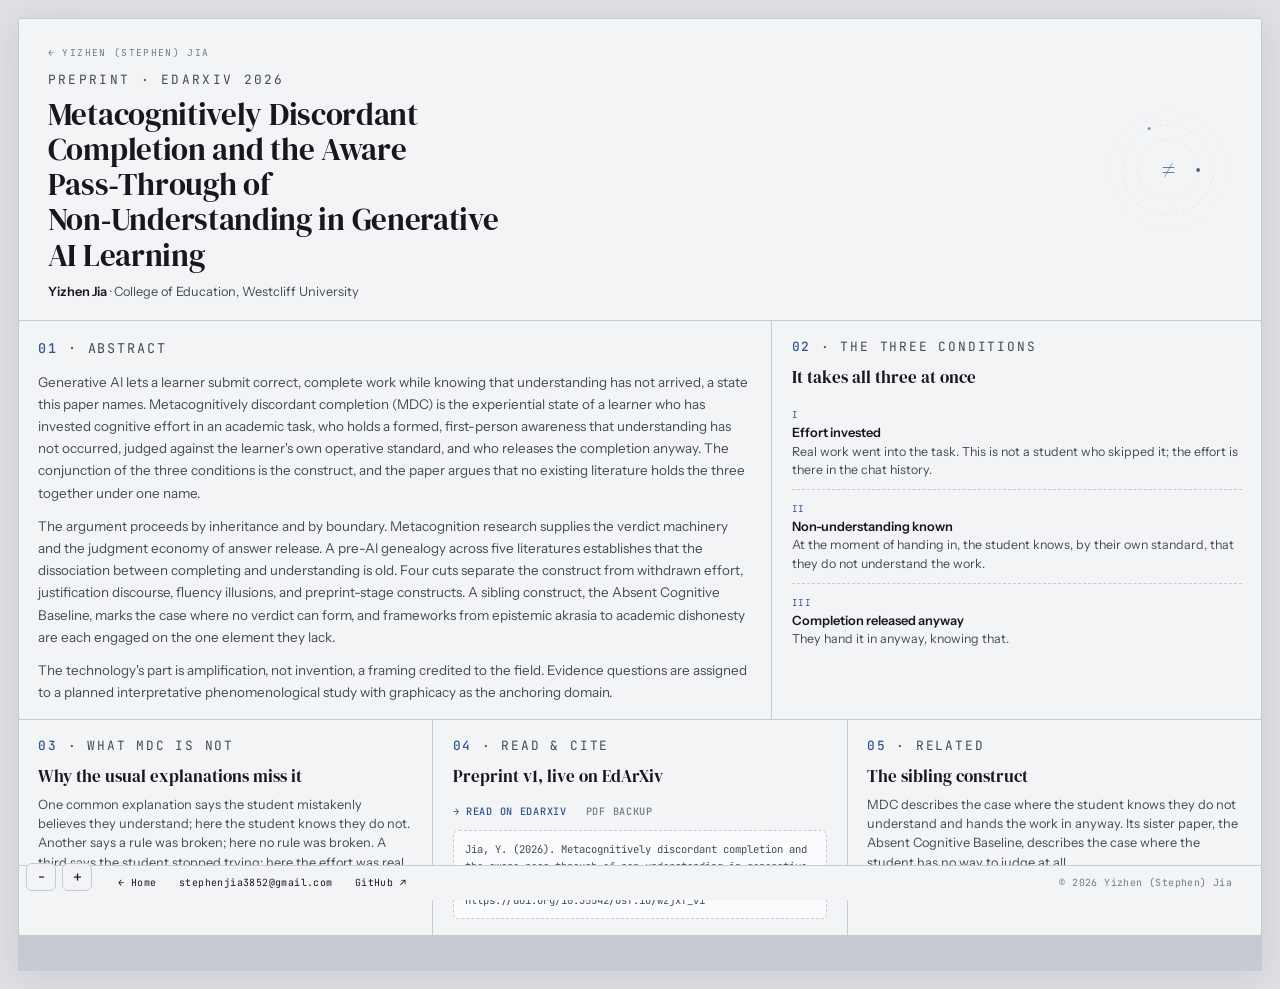
<file: mdc.html>
<!DOCTYPE html>
<html lang="en">
<head>
<meta charset="UTF-8" />
<meta name="viewport" content="width=device-width, initial-scale=1.0" />
<meta name="description" content="Metacognitively Discordant Completion (MDC): handing in work you know you do not understand, after real effort. Preprint by Yizhen Jia." />
<title>Metacognitively Discordant Completion · Yizhen Jia</title>
<link rel="preconnect" href="https://fonts.googleapis.com" />
<link rel="preconnect" href="https://fonts.gstatic.com" crossorigin />
<link href="https://fonts.googleapis.com/css2?family=DM+Serif+Display:ital@0;1&family=Instrument+Sans:ital,wght@0,400;0,500;0,600;0,700;1,400;1,500&family=JetBrains+Mono:wght@400;500&display=swap" rel="stylesheet" />
<style>
  :root {
    --ink: #16181e;
    --paper: #f3f4f6;
    --cream: #dfe1e6;
    --accent: #31548e;
    --accent-light: #6d8cbf;
    --muted: #737a86;
    --rule: #c6cad2;
    --card-bg: #fafbfc;
    --shadow: 0 6px 40px rgba(22,24,30,.10);
    --body: #454a54;
    --ink-hover: #1f2430;
    --inv-muted: #8b93a2;
    --inv-body: #aeb5c2;
  }
  * { margin: 0; padding: 0; box-sizing: border-box; }
  html { font-size: 16px; }
  body {
    font-family: 'Instrument Sans', sans-serif;
    background: var(--cream);
    color: var(--ink);
    line-height: 1.5;
    -webkit-font-smoothing: antialiased;
    padding: 18px;
  }
  .sheet {
    min-height: calc(100dvh - 36px);
    max-width: 1500px;
    margin: 0 auto;
    background: var(--rule);
    border: 1px solid var(--rule);
    box-shadow: var(--shadow);
    display: flex;
    flex-direction: column;
    gap: 1px;
  }
  .band { display: flex; flex-wrap: wrap; gap: 1px; }
  .band-a { flex: 1; }
  .band-a > .abstract { flex: 1.7 1 24rem; min-width: 0; }
  .band-a > .construct { flex: 1 1 17rem; min-width: 0; }
  .band-b > * { flex: 1 1 16rem; min-width: 0; }

  .tile { background: var(--paper); padding: 1rem 1.2rem; position: relative; transition: background .25s; }
  .tile:hover { background: var(--card-bg); }
  .tile-label {
    font-family: 'JetBrains Mono', monospace;
    font-size: .58rem;
    letter-spacing: .14em;
    text-transform: uppercase;
    color: var(--muted);
    margin-bottom: .65rem;
  }
  .tile-label b { color: var(--accent); font-weight: 500; }

  .mast { display: flex; align-items: center; justify-content: space-between; gap: 2rem; padding: 1.2rem 1.8rem; }
  .backlink {
    display: inline-block;
    font-family: 'JetBrains Mono', monospace;
    font-size: .6rem; letter-spacing: .14em; text-transform: uppercase;
    color: var(--muted); text-decoration: none;
    margin-bottom: .6rem;
  }
  .backlink:hover { color: var(--accent); }
  .mast-over {
    font-family: 'JetBrains Mono', monospace;
    font-size: .6rem; letter-spacing: .18em; text-transform: uppercase;
    color: var(--accent);
    margin-bottom: .45rem;
  }
  .mast h1 {
    font-family: 'DM Serif Display', serif;
    font-weight: 400;
    font-size: clamp(1.4rem, 2.4vw, 2.1rem);
    line-height: 1.15;
    letter-spacing: -.01em;
    max-width: 30ch;
  }
  .mast-by { margin-top: .55rem; font-size: .82rem; color: var(--muted); }
  .mast-by b { color: var(--ink); font-weight: 600; }
  .mast-art { flex-shrink: 0; width: clamp(96px, 10vw, 136px); height: clamp(96px, 10vw, 136px); }
  .mast-art svg { width: 100%; height: 100%; }
  .ring { fill: none; stroke: var(--rule); stroke-width: 1; }
  .dot { fill: var(--accent); }

  .tile h3 {
    font-family: 'DM Serif Display', serif;
    font-weight: 400;
    font-size: 1.05rem;
    line-height: 1.25;
    margin-bottom: .5rem;
  }
  .tile p { font-size: .8rem; color: var(--body); }
  .abstract p { font-size: .84rem; line-height: 1.65; }
  .abstract p + p { margin-top: .7rem; }

  .klist { list-style: none; }
  .klist li { padding: .55rem 0; border-bottom: 1px dashed var(--rule); font-size: .78rem; color: var(--body); }
  .klist li:last-child { border-bottom: none; }
  .klist b {
    display: block; font-weight: 600; color: var(--ink); font-size: .8rem;
  }
  .klist .knum {
    font-family: 'JetBrains Mono', monospace;
    font-size: .58rem; color: var(--accent); letter-spacing: .1em;
  }

  .arrowlink {
    display: inline-flex; align-items: center; gap: .4rem;
    margin-top: .55rem; margin-right: 1rem;
    font-family: 'JetBrains Mono', monospace;
    font-size: .64rem; letter-spacing: .07em; text-transform: uppercase; font-weight: 500;
    color: var(--accent); text-decoration: none;
  }
  .arrowlink:hover { text-decoration: underline; }
  .arrowlink.sub { color: var(--muted); }

  .cite {
    margin-top: .6rem;
    font-family: 'JetBrains Mono', monospace;
    font-size: .66rem; line-height: 1.6;
    color: var(--body);
    background: var(--card-bg);
    border: 1px dashed var(--rule);
    padding: .6rem .7rem;
    border-radius: 6px;
    word-break: break-word;
  }

  .foot {
    position: sticky; bottom: 0; z-index: 40;
    border-top: 1px solid var(--rule); margin-top: -1px;
    background: var(--paper);
    display: flex; align-items: center; justify-content: space-between; flex-wrap: wrap;
    gap: .6rem 1.6rem;
    padding: .6rem 1.8rem .6rem 6.2rem;
    font-family: 'JetBrains Mono', monospace;
    font-size: .62rem; letter-spacing: .04em;
  }
  .foot-links { display: flex; flex-wrap: wrap; gap: .4rem 1.4rem; }
  .foot a { color: var(--ink); text-decoration: none; }
  .foot a:hover { color: var(--accent); }
  .foot .copy { color: var(--muted); }

  .zoomer { position: fixed; left: 26px; bottom: 9px; z-index: 50; display: flex; gap: 6px; }
  .zoomer button {
    width: 30px; height: 28px;
    font-family: 'JetBrains Mono', monospace;
    font-size: 15px; line-height: 1;
    color: var(--ink);
    background: rgba(243,244,246,.88);
    backdrop-filter: blur(6px);
    border: 1px solid var(--rule);
    border-radius: 6px;
    cursor: pointer;
    transition: all .2s;
  }
  .zoomer button:hover { color: var(--accent); border-color: var(--accent); }

  @media (min-width: 861px) and (max-height: 820px) {
    html { font-size: 13.5px; }
    body { padding: 12px; }
    .sheet { min-height: calc(100dvh - 24px); }
    .tile:not(.foot) { padding: .7rem .95rem; }   /* the contact strip keeps its reserved left padding for the zoom buttons */
    .foot { padding-left: 7rem; }   /* at 13.5px, 6.2rem left only 5px between the buttons and the first link */
    .mast { padding: .8rem 1.4rem; }
    .mast-art { width: 84px; height: 84px; }
  }
  @media (max-width: 860px) {
    body { padding: 12px; }
    .zoomer { display: none; }
    .sheet { min-height: 0; }
    .mast { padding: 1.3rem 1.3rem; }
    .mast-art { width: 84px; height: 84px; }
    .foot { justify-content: center; text-align: center; padding-left: 1.3rem; }
  }
</style>
</head>
<body>

<main class="sheet">

  <header class="tile mast">
    <div>
      <a class="backlink" href="index.html">← Yizhen (Stephen) Jia</a>
      <p class="mast-over">Preprint · EdArXiv 2026</p>
      <h1>Metacognitively Discordant Completion and the Aware Pass&#8209;Through of Non&#8209;Understanding in Generative AI Learning</h1>
      <p class="mast-by"><b>Yizhen Jia</b> · College of Education, Westcliff University</p>
    </div>
    <div class="mast-art" aria-hidden="true">
      <svg viewBox="0 0 340 340" xmlns="http://www.w3.org/2000/svg">
        <circle cx="170" cy="170" r="80" class="ring" stroke-dasharray="4 8" />
        <circle cx="170" cy="170" r="120" class="ring" stroke-dasharray="6 10" />
        <circle cx="170" cy="170" r="155" class="ring" stroke-dasharray="3 12" />
        <circle cx="250" cy="170" r="5" class="dot" opacity=".9" />
        <circle cx="120" cy="60" r="4" class="dot" opacity=".6" />
        <text x="170" y="192" text-anchor="middle" font-family="'DM Serif Display',serif" font-size="64" style="fill:var(--accent)" opacity=".85">≠</text>
      </svg>
    </div>
  </header>

  <div class="band band-a">

    <section class="tile abstract">
      <p class="tile-label"><b>01</b> · Abstract</p>
      <p>Generative AI lets a learner submit correct, complete work while knowing that understanding has not arrived, a state this paper names. Metacognitively discordant completion (MDC) is the experiential state of a learner who has invested cognitive effort in an academic task, who holds a formed, first-person awareness that understanding has not occurred, judged against the learner's own operative standard, and who releases the completion anyway. The conjunction of the three conditions is the construct, and the paper argues that no existing literature holds the three together under one name.</p>
      <p>The argument proceeds by inheritance and by boundary. Metacognition research supplies the verdict machinery and the judgment economy of answer release. A pre-AI genealogy across five literatures establishes that the dissociation between completing and understanding is old. Four cuts separate the construct from withdrawn effort, justification discourse, fluency illusions, and preprint-stage constructs. A sibling construct, the Absent Cognitive Baseline, marks the case where no verdict can form, and frameworks from epistemic akrasia to academic dishonesty are each engaged on the one element they lack.</p>
      <p>The technology's part is amplification, not invention, a framing credited to the field. Evidence questions are assigned to a planned interpretative phenomenological study with graphicacy as the anchoring domain.</p>
    </section>

    <section class="tile construct">
      <p class="tile-label"><b>02</b> · The Three Conditions</p>
      <h3>It takes all three at once</h3>
      <ul class="klist">
        <li><span class="knum">I</span><b>Effort invested</b>Real work went into the task. This is not a student who skipped it; the effort is there in the chat history.</li>
        <li><span class="knum">II</span><b>Non-understanding known</b>At the moment of handing in, the student knows, by their own standard, that they do not understand the work.</li>
        <li><span class="knum">III</span><b>Completion released anyway</b>They hand it in anyway, knowing that.</li>
      </ul>
    </section>

  </div>

  <div class="band band-b">

    <section class="tile">
      <p class="tile-label"><b>03</b> · What MDC Is Not</p>
      <h3>Why the usual explanations miss it</h3>
      <p>One common explanation says the student mistakenly believes they understand; here the student knows they do not. Another says a rule was broken; here no rule was broken. A third says the student stopped trying; here the effort was real. MDC is the case that all three explanations miss.</p>
    </section>

    <section class="tile">
      <p class="tile-label"><b>04</b> · Read &amp; Cite</p>
      <h3>Preprint v1, live on EdArXiv</h3>
      <a class="arrowlink" href="https://osf.io/preprints/edarxiv/wzjxf_v1" target="_blank" rel="noopener">→ Read on EdArXiv</a>
      <a class="arrowlink sub" href="https://drive.google.com/file/d/16thgXqvKipqxEdw7ifAYVzbjH6gBkakn/view" target="_blank" rel="noopener">PDF backup</a>
      <div class="cite">Jia, Y. (2026). Metacognitively discordant completion and the aware pass-through of non-understanding in generative AI learning. EdArXiv. https://doi.org/10.35542/osf.io/wzjxf_v1</div>
    </section>

    <section class="tile">
      <p class="tile-label"><b>05</b> · Related</p>
      <h3>The sibling construct</h3>
      <p>MDC describes the case where the student knows they do not understand and hands the work in anyway. Its sister paper, the Absent Cognitive Baseline, describes the case where the student has no way to judge at all.</p>
      <a class="arrowlink" href="acb.html">→ ACB paper</a>
    </section>

  </div>

  <footer class="tile foot">
    <div class="foot-links">
      <a href="index.html">← Home</a>
      <a href="mailto:stephenjia3852@gmail.com">stephenjia3852@gmail.com</a>
      <a href="https://github.com/SteJ20996" target="_blank" rel="noopener">GitHub ↗</a>
    </div>
    <span class="copy">© 2026 Yizhen (Stephen) Jia</span>
  </footer>

</main>

<div class="zoomer" aria-label="Zoom">
  <button id="zout" aria-label="Zoom out" title="Zoom out">−</button>
  <button id="zin" aria-label="Zoom in" title="Zoom in">+</button>
</div>

<script>
  (function () {
    var z = 1, MIN = 0.8, MAX = 1.6, STEP = 0.2;
    try { z = parseFloat(localStorage.getItem('yj-zoom')) || 1; } catch (e) {}
    function apply() {
      if (Math.abs(z - 1) < 0.01) document.documentElement.style.fontSize = '';
      else document.documentElement.style.fontSize = (16 * z) + 'px';
      try { localStorage.setItem('yj-zoom', z); } catch (e) {}
    }
    document.getElementById('zin').addEventListener('click', function () { z = Math.min(MAX, +(z + STEP).toFixed(2)); apply(); });
    document.getElementById('zout').addEventListener('click', function () { z = Math.max(MIN, +(z - STEP).toFixed(2)); apply(); });
    apply();
  })();
</script>
</body>
</html>
</file>
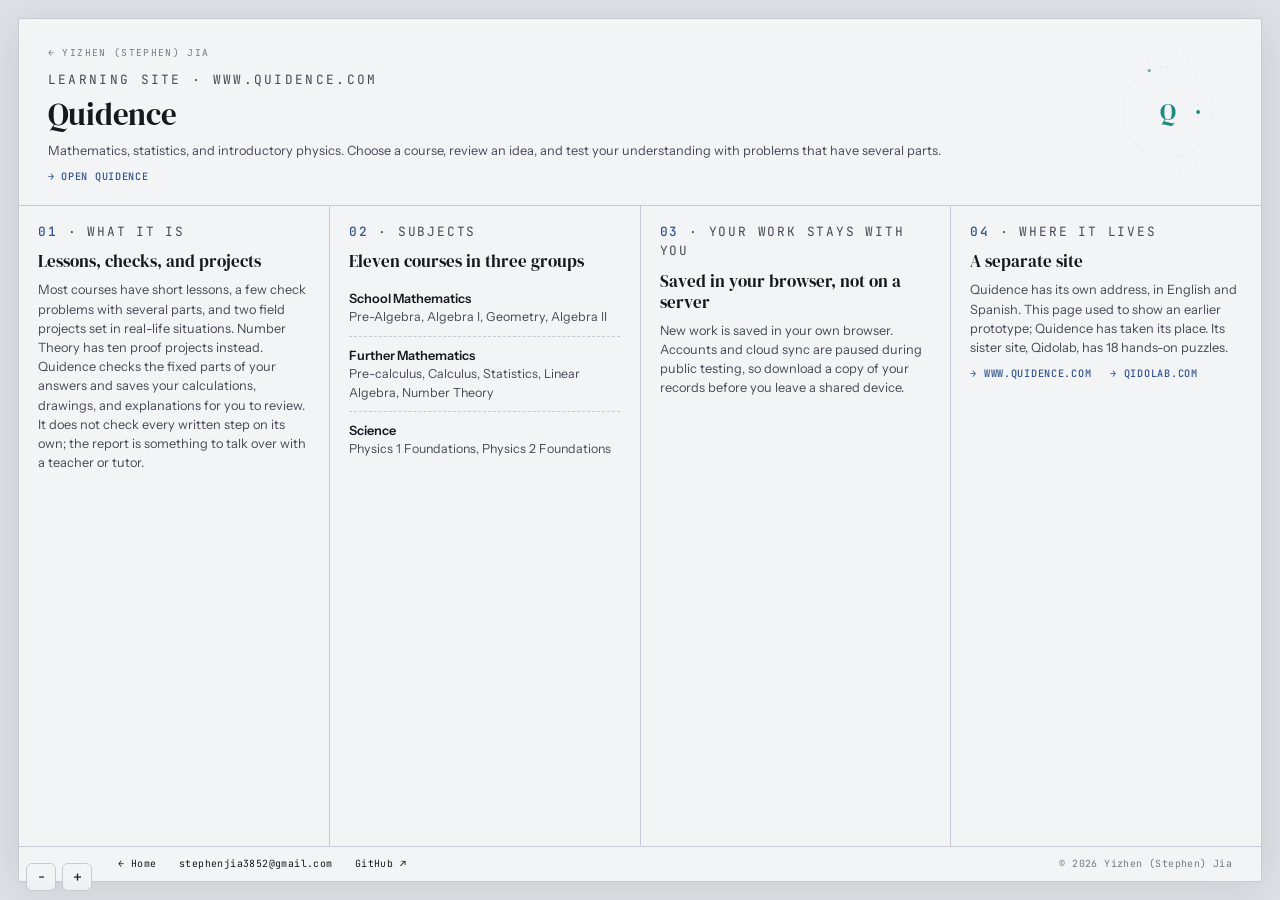
<file: platform.html>
<!DOCTYPE html>
<html lang="en">
<head>
<meta charset="UTF-8" />
<meta name="viewport" content="width=device-width, initial-scale=1.0" />
<meta name="description" content="Quidence is a learning site for mathematics, statistics, and introductory physics, at www.quidence.com." />
<title>Quidence · Yizhen (Stephen) Jia</title>
<link rel="preconnect" href="https://fonts.googleapis.com" />
<link rel="preconnect" href="https://fonts.gstatic.com" crossorigin />
<link href="https://fonts.googleapis.com/css2?family=DM+Serif+Display:ital@0;1&family=Instrument+Sans:ital,wght@0,400;0,500;0,600;0,700;1,400;1,500&family=JetBrains+Mono:wght@400;500&display=swap" rel="stylesheet" />
<style>
  :root {
    --ink: #16181e;
    --paper: #f3f4f6;
    --cream: #dfe1e6;
    --accent: #31548e;
    --accent-light: #6d8cbf;
    --muted: #737a86;
    --rule: #c6cad2;
    --card-bg: #fafbfc;
    --shadow: 0 6px 40px rgba(22,24,30,.10);
    --body: #454a54;
    --ink-hover: #1f2430;
    --inv-muted: #8b93a2;
    --inv-body: #aeb5c2;
  }
  * { margin: 0; padding: 0; box-sizing: border-box; }
  html { font-size: 16px; }
  body {
    font-family: 'Instrument Sans', sans-serif;
    background: var(--cream);
    color: var(--ink);
    line-height: 1.5;
    -webkit-font-smoothing: antialiased;
    padding: 18px;
  }
  .sheet {
    min-height: calc(100dvh - 36px);
    max-width: 1500px;
    margin: 0 auto;
    background: var(--rule);
    border: 1px solid var(--rule);
    box-shadow: var(--shadow);
    display: flex;
    flex-direction: column;
    gap: 1px;
  }
  .band { display: flex; flex-wrap: wrap; gap: 1px; }
  .band-a { flex: 1; }
  .band-a > .abstract { flex: 1.7 1 24rem; min-width: 0; }
  .band-a > .construct { flex: 1 1 17rem; min-width: 0; }
  .band-b > * { flex: 1 1 16rem; min-width: 0; }

  .tile { background: var(--paper); padding: 1rem 1.2rem; position: relative; transition: background .25s; }
  .tile:hover { background: var(--card-bg); }
  .tile-label {
    font-family: 'JetBrains Mono', monospace;
    font-size: .58rem;
    letter-spacing: .14em;
    text-transform: uppercase;
    color: var(--muted);
    margin-bottom: .65rem;
  }
  .tile-label b { color: var(--accent); font-weight: 500; }

  .mast { display: flex; align-items: center; justify-content: space-between; gap: 2rem; padding: 1.2rem 1.8rem; }
  .backlink {
    display: inline-block;
    font-family: 'JetBrains Mono', monospace;
    font-size: .6rem; letter-spacing: .14em; text-transform: uppercase;
    color: var(--muted); text-decoration: none;
    margin-bottom: .6rem;
  }
  .backlink:hover { color: var(--accent); }
  .mast-over {
    font-family: 'JetBrains Mono', monospace;
    font-size: .6rem; letter-spacing: .18em; text-transform: uppercase;
    color: var(--accent);
    margin-bottom: .45rem;
  }
  .mast h1 {
    font-family: 'DM Serif Display', serif;
    font-weight: 400;
    font-size: clamp(1.4rem, 2.4vw, 2.1rem);
    line-height: 1.15;
    letter-spacing: -.01em;
    max-width: 30ch;
  }
  .mast-by { margin-top: .55rem; font-size: .82rem; color: var(--muted); }
  .mast-by b { color: var(--ink); font-weight: 600; }
  .mast-art { flex-shrink: 0; width: clamp(96px, 10vw, 136px); height: clamp(96px, 10vw, 136px); }
  .mast-art svg { width: 100%; height: 100%; }
  .ring { fill: none; stroke: var(--rule); stroke-width: 1; }
  .dot { fill: var(--accent); }

  .tile h3 {
    font-family: 'DM Serif Display', serif;
    font-weight: 400;
    font-size: 1.05rem;
    line-height: 1.25;
    margin-bottom: .5rem;
  }
  .tile p { font-size: .8rem; color: var(--body); }
  .abstract p { font-size: .84rem; line-height: 1.65; }
  .abstract p + p { margin-top: .7rem; }

  .klist { list-style: none; }
  .klist li { padding: .55rem 0; border-bottom: 1px dashed var(--rule); font-size: .78rem; color: var(--body); }
  .klist li:last-child { border-bottom: none; }
  .klist b {
    display: block; font-weight: 600; color: var(--ink); font-size: .8rem;
  }
  .klist .knum {
    font-family: 'JetBrains Mono', monospace;
    font-size: .58rem; color: var(--accent); letter-spacing: .1em;
  }

  .arrowlink {
    display: inline-flex; align-items: center; gap: .4rem;
    margin-top: .55rem; margin-right: 1rem;
    font-family: 'JetBrains Mono', monospace;
    font-size: .64rem; letter-spacing: .07em; text-transform: uppercase; font-weight: 500;
    color: var(--accent); text-decoration: none;
  }
  .arrowlink:hover { text-decoration: underline; }
  .arrowlink.sub { color: var(--muted); }

  .cite {
    margin-top: .6rem;
    font-family: 'JetBrains Mono', monospace;
    font-size: .66rem; line-height: 1.6;
    color: var(--body);
    background: var(--card-bg);
    border: 1px dashed var(--rule);
    padding: .6rem .7rem;
    border-radius: 6px;
    word-break: break-word;
  }

  .foot {
    position: sticky; bottom: 0; z-index: 40;
    border-top: 1px solid var(--rule); margin-top: -1px;
    background: var(--paper);
    display: flex; align-items: center; justify-content: space-between; flex-wrap: wrap;
    gap: .6rem 1.6rem;
    padding: .6rem 1.8rem .6rem 6.2rem;
    font-family: 'JetBrains Mono', monospace;
    font-size: .62rem; letter-spacing: .04em;
  }
  .foot-links { display: flex; flex-wrap: wrap; gap: .4rem 1.4rem; }
  .foot a { color: var(--ink); text-decoration: none; }
  .foot a:hover { color: var(--accent); }
  .foot .copy { color: var(--muted); }

  .zoomer { position: fixed; left: 26px; bottom: 9px; z-index: 50; display: flex; gap: 6px; }
  .zoomer button {
    width: 30px; height: 28px;
    font-family: 'JetBrains Mono', monospace;
    font-size: 15px; line-height: 1;
    color: var(--ink);
    background: rgba(243,244,246,.88);
    backdrop-filter: blur(6px);
    border: 1px solid var(--rule);
    border-radius: 6px;
    cursor: pointer;
    transition: all .2s;
  }
  .zoomer button:hover { color: var(--accent); border-color: var(--accent); }

  @media (min-width: 861px) and (max-height: 820px) {
    html { font-size: 13.5px; }
    body { padding: 12px; }
    .sheet { min-height: calc(100dvh - 24px); }
    .tile:not(.foot) { padding: .7rem .95rem; }   /* the contact strip keeps its reserved left padding for the zoom buttons */
    .foot { padding-left: 7rem; }   /* at 13.5px, 6.2rem left only 5px between the buttons and the first link */
    .mast { padding: .8rem 1.4rem; }
    .mast-art { width: 84px; height: 84px; }
  }
  @media (max-width: 860px) {
    body { padding: 12px; }
    .zoomer { display: none; }
    .sheet { min-height: 0; }
    .mast { padding: 1.3rem 1.3rem; }
    .mast-art { width: 84px; height: 84px; }
    .foot { justify-content: center; text-align: center; padding-left: 1.3rem; }
  }
</style>
</head>
<body>

<main class="sheet">

  <header class="tile mast">
    <div>
      <a class="backlink" href="index.html">← Yizhen (Stephen) Jia</a>
      <p class="mast-over">Learning site · www.quidence.com</p>
      <h1>Quidence</h1>
      <p class="mast-by">Mathematics, statistics, and introductory physics. Choose a course, review an idea, and test your understanding with problems that have several parts.</p>
      <a class="arrowlink" href="https://www.quidence.com/" target="_blank" rel="noopener">→ Open Quidence</a>
    </div>
    <div class="mast-art" aria-hidden="true">
      <svg viewBox="0 0 340 340" xmlns="http://www.w3.org/2000/svg">
        <circle cx="170" cy="170" r="80" class="ring" stroke-dasharray="4 8" />
        <circle cx="170" cy="170" r="120" class="ring" stroke-dasharray="6 10" />
        <circle cx="170" cy="170" r="155" class="ring" stroke-dasharray="3 12" />
        <circle cx="250" cy="170" r="5" class="dot" style="fill:#087f76" opacity=".9" />
        <circle cx="120" cy="60" r="4" class="dot" style="fill:#087f76" opacity=".6" />
        <text x="170" y="192" text-anchor="middle" font-family="'DM Serif Display',serif" font-size="64" style="fill:#087f76" opacity=".9">Q</text>
      </svg>
    </div>
  </header>

  <div class="band band-a band-b">

    <section class="tile">
      <p class="tile-label"><b>01</b> · What it is</p>
      <h3>Lessons, checks, and projects</h3>
      <p>Most courses have short lessons, a few check problems with several parts, and two field projects set in real-life situations. Number Theory has ten proof projects instead. Quidence checks the fixed parts of your answers and saves your calculations, drawings, and explanations for you to review. It does not check every written step on its own; the report is something to talk over with a teacher or tutor.</p>
    </section>

    <section class="tile">
      <p class="tile-label"><b>02</b> · Subjects</p>
      <h3>Eleven courses in three groups</h3>
      <ul class="klist">
        <li><b>School Mathematics</b>Pre-Algebra, Algebra I, Geometry, Algebra II</li>
        <li><b>Further Mathematics</b>Pre-calculus, Calculus, Statistics, Linear Algebra, Number Theory</li>
        <li><b>Science</b>Physics 1 Foundations, Physics 2 Foundations</li>
      </ul>
    </section>

    <section class="tile">
      <p class="tile-label"><b>03</b> · Your work stays with you</p>
      <h3>Saved in your browser, not on a server</h3>
      <p>New work is saved in your own browser. Accounts and cloud sync are paused during public testing, so download a copy of your records before you leave a shared device.</p>
    </section>

    <section class="tile">
      <p class="tile-label"><b>04</b> · Where it lives</p>
      <h3>A separate site</h3>
      <p>Quidence has its own address, in English and Spanish. This page used to show an earlier prototype; Quidence has taken its place. Its sister site, Qidolab, has 18 hands-on puzzles.</p>
      <a class="arrowlink" href="https://www.quidence.com/" target="_blank" rel="noopener">→ www.quidence.com</a>
      <a class="arrowlink" href="https://qidolab.com/" target="_blank" rel="noopener">→ qidolab.com</a>
    </section>

  </div>

  <footer class="tile foot">
    <div class="foot-links">
      <a href="index.html">← Home</a>
      <a href="mailto:stephenjia3852@gmail.com">stephenjia3852@gmail.com</a>
      <a href="https://github.com/SteJ20996" target="_blank" rel="noopener">GitHub ↗</a>
    </div>
    <span class="copy">© 2026 Yizhen (Stephen) Jia</span>
  </footer>

</main>

<div class="zoomer" aria-label="Zoom">
  <button id="zout" aria-label="Zoom out" title="Zoom out">−</button>
  <button id="zin" aria-label="Zoom in" title="Zoom in">+</button>
</div>

<script>
  (function () {
    var z = 1, MIN = 0.8, MAX = 1.6, STEP = 0.2;
    try { z = parseFloat(localStorage.getItem('yj-zoom')) || 1; } catch (e) {}
    function apply() {
      if (Math.abs(z - 1) < 0.01) document.documentElement.style.fontSize = '';
      else document.documentElement.style.fontSize = (16 * z) + 'px';
      try { localStorage.setItem('yj-zoom', z); } catch (e) {}
    }
    document.getElementById('zin').addEventListener('click', function () { z = Math.min(MAX, +(z + STEP).toFixed(2)); apply(); });
    document.getElementById('zout').addEventListener('click', function () { z = Math.max(MIN, +(z - STEP).toFixed(2)); apply(); });
    apply();
  })();
</script>
</body>
</html>
</file>
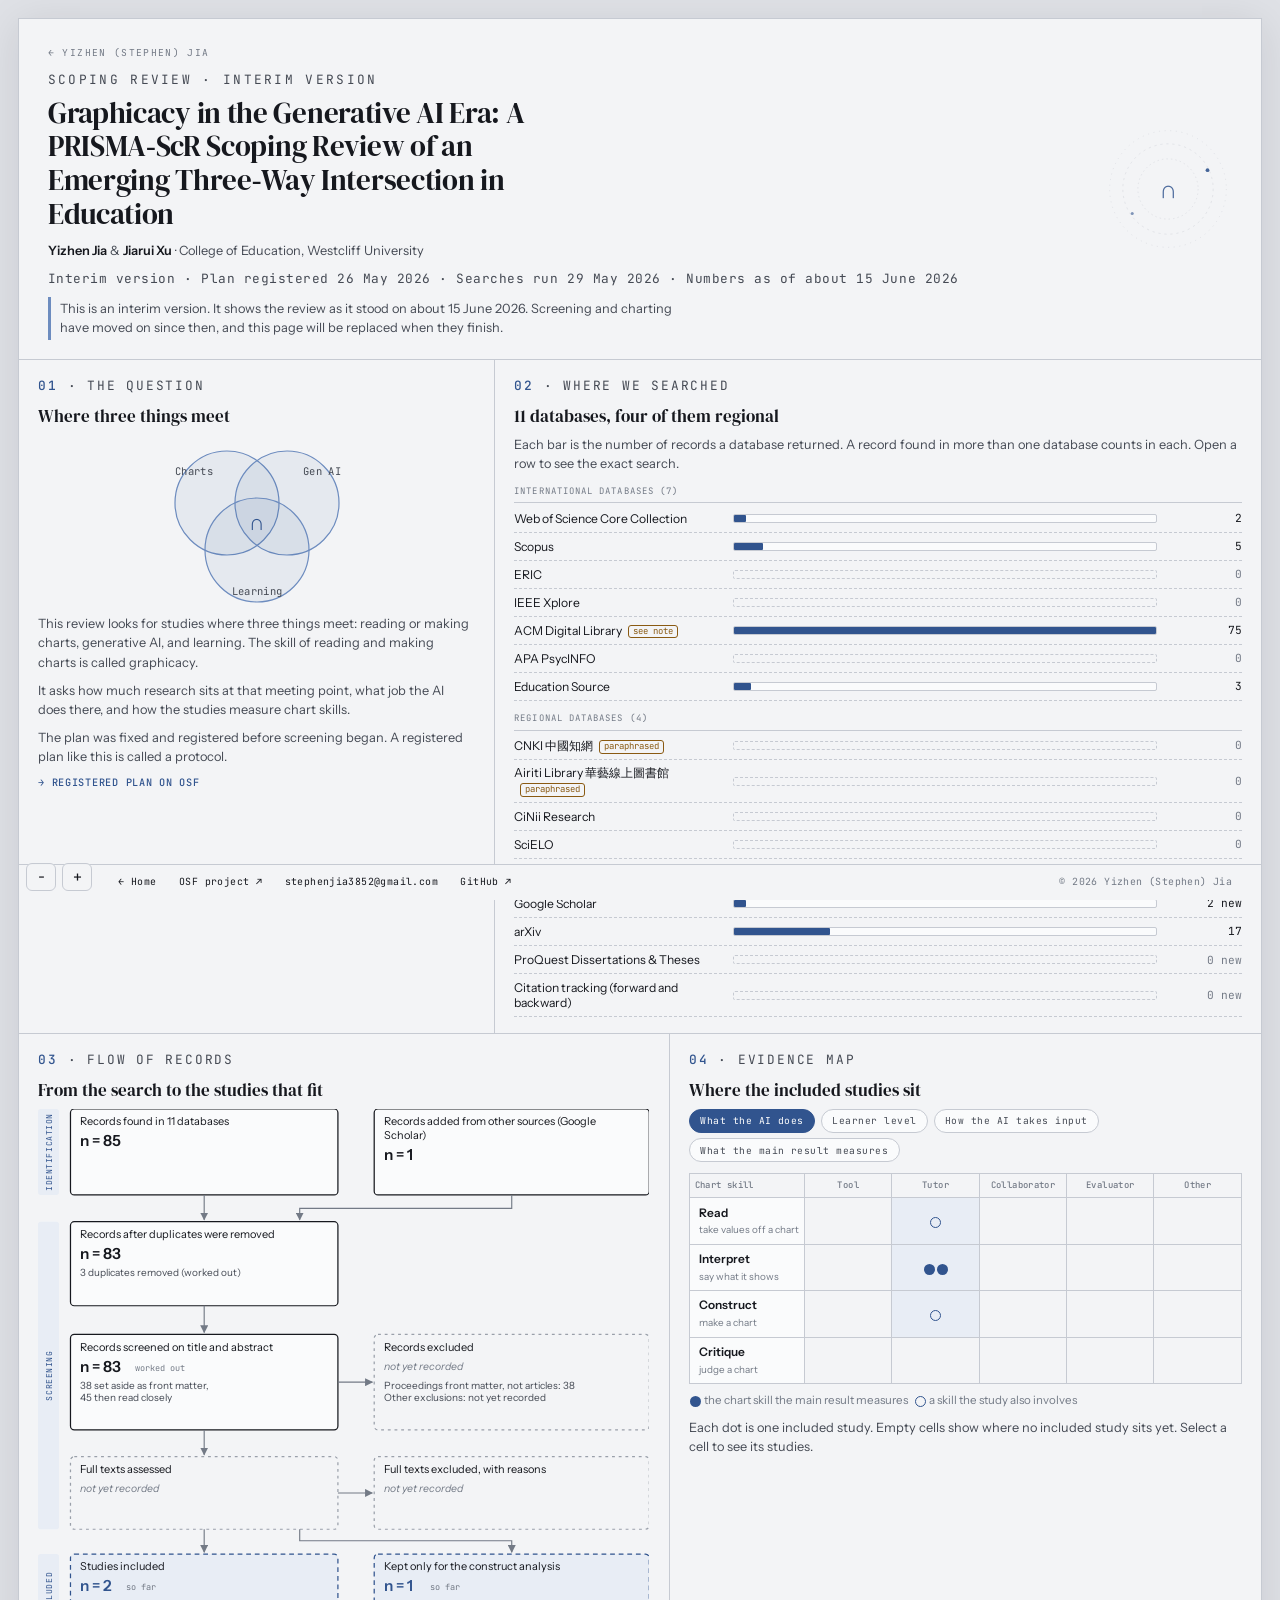
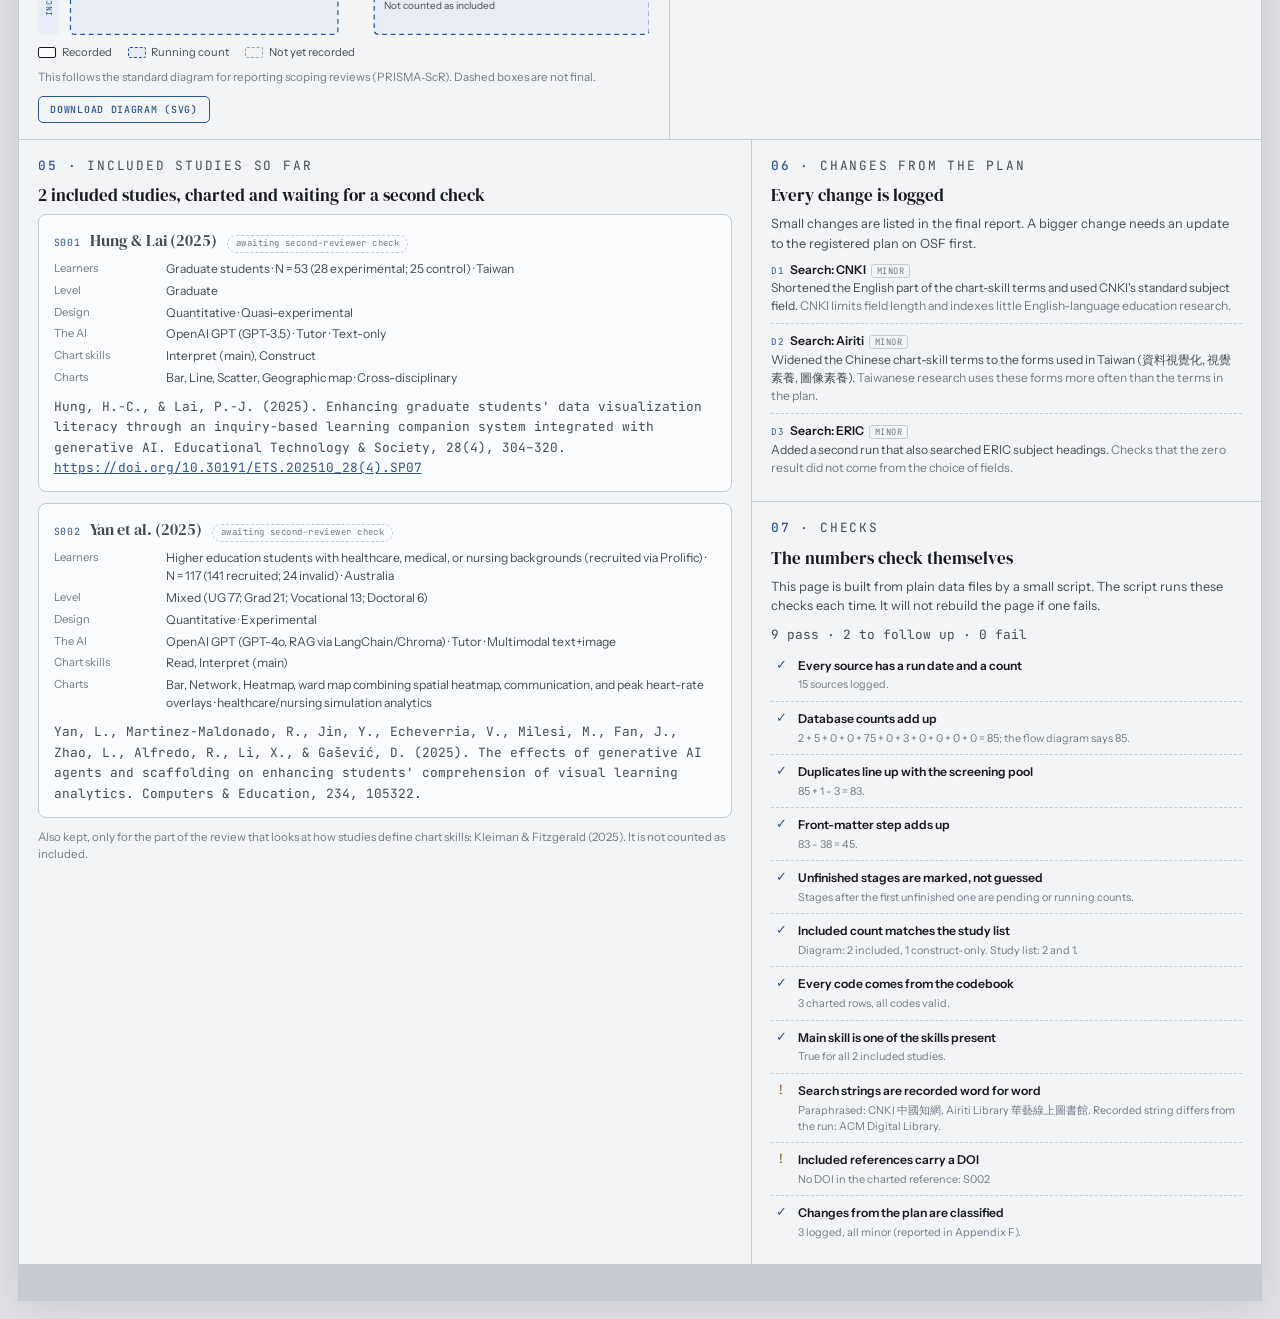
<file: review.html>
<!DOCTYPE html>
<html lang="en">
<head>
<meta charset="UTF-8" />
<meta name="viewport" content="width=device-width, initial-scale=1.0" />
<meta name="description" content="A scoping review in progress on studies where chart skills, generative AI and learning meet. Registered on OSF. By Yizhen Jia and Jiarui Xu." />
<title>Graphicacy × GenAI Scoping Review · Yizhen Jia</title>
<link rel="preconnect" href="https://fonts.googleapis.com" />
<link rel="preconnect" href="https://fonts.gstatic.com" crossorigin />
<link href="https://fonts.googleapis.com/css2?family=DM+Serif+Display:ital@0;1&family=Instrument+Sans:ital,wght@0,400;0,500;0,600;0,700;1,400;1,500&family=JetBrains+Mono:wght@400;500&display=swap" rel="stylesheet" />
<style>
  :root {
    --ink: #16181e;
    --paper: #f3f4f6;
    --cream: #dfe1e6;
    --accent: #31548e;
    --accent-light: #6d8cbf;
    --accent-wash: #e8edf5;
    --muted: #737a86;
    --rule: #c6cad2;
    --card-bg: #fafbfc;
    --shadow: 0 6px 40px rgba(22,24,30,.10);
    --body: #454a54;
    --warn: #8a5a12;
    --fail: #a33a3a;
  }
  * { margin: 0; padding: 0; box-sizing: border-box; }
  html { font-size: 16px; }
  body {
    font-family: 'Instrument Sans', sans-serif;
    background: var(--cream);
    color: var(--ink);
    line-height: 1.5;
    -webkit-font-smoothing: antialiased;
    padding: 18px;
  }
  .sheet {
    max-width: 1500px;
    margin: 0 auto;
    background: var(--rule);
    border: 1px solid var(--rule);
    box-shadow: var(--shadow);
    display: flex;
    flex-direction: column;
    gap: 1px;
  }
  .band { display: flex; flex-wrap: wrap; gap: 1px; }
  .band-a > .question { flex: 1 1 18rem; min-width: 0; }
  .band-a > .sources { flex: 1.7 1 28rem; min-width: 0; }
  .band-b > .flow { flex: 1.15 1 28rem; min-width: 0; }
  .band-b > .map { flex: 1 1 26rem; min-width: 0; }
  .band-c > .studies { flex: 1.5 1 28rem; min-width: 0; }
  .band-c > .side { flex: 1 1 20rem; min-width: 0; display: flex; flex-direction: column; gap: 1px; }
  .band-c > .side > .tile { flex: 1; }

  .tile { background: var(--paper); padding: 1rem 1.2rem; position: relative; transition: background .25s; }
  .tile:hover { background: var(--card-bg); }
  .tile-label {
    font-family: 'JetBrains Mono', monospace;
    font-size: .58rem;
    letter-spacing: .14em;
    text-transform: uppercase;
    color: var(--muted);
    margin-bottom: .65rem;
  }
  .tile-label b { color: var(--accent); font-weight: 500; }
  .tile h3 {
    font-family: 'DM Serif Display', serif;
    font-weight: 400;
    font-size: 1.05rem;
    line-height: 1.25;
    margin-bottom: .5rem;
  }
  .tile p { font-size: .8rem; color: var(--body); }
  .tile p + p { margin-top: .55rem; }
  .small { font-size: .72rem !important; color: var(--muted) !important; }

  .mast { display: flex; align-items: center; justify-content: space-between; gap: 2rem; padding: 1.2rem 1.8rem; }
  .backlink {
    display: inline-block;
    font-family: 'JetBrains Mono', monospace;
    font-size: .6rem; letter-spacing: .14em; text-transform: uppercase;
    color: var(--muted); text-decoration: none;
    margin-bottom: .6rem;
  }
  .backlink:hover { color: var(--accent); }
  .mast-over {
    font-family: 'JetBrains Mono', monospace;
    font-size: .6rem; letter-spacing: .18em; text-transform: uppercase;
    color: var(--accent);
    margin-bottom: .45rem;
  }
  .mast h1 {
    font-family: 'DM Serif Display', serif;
    font-weight: 400;
    font-size: clamp(1.35rem, 2.3vw, 2rem);
    line-height: 1.15;
    letter-spacing: -.01em;
    max-width: 36ch;
  }
  .mast-by { margin-top: .55rem; font-size: .82rem; color: var(--muted); }
  .mast-by b { color: var(--ink); font-weight: 600; }
  .mast-status {
    margin-top: .5rem;
    font-family: 'JetBrains Mono', monospace;
    font-size: .62rem; letter-spacing: .04em; color: var(--body);
  }
  .mast-note {
    margin-top: .55rem; max-width: 70ch;
    font-size: .76rem; color: var(--body);
    border-left: 3px solid var(--accent-light); padding: .15rem 0 .15rem .6rem;
  }
  .mast-art { flex-shrink: 0; width: clamp(96px, 10vw, 136px); height: clamp(96px, 10vw, 136px); }
  .mast-art svg { width: 100%; height: 100%; }
  .ring { fill: none; stroke: var(--rule); stroke-width: 1; }
  .dot { fill: var(--accent); }

  .arrowlink {
    display: inline-flex; align-items: center; gap: .4rem;
    margin-top: .55rem; margin-right: 1rem;
    font-family: 'JetBrains Mono', monospace;
    font-size: .64rem; letter-spacing: .07em; text-transform: uppercase; font-weight: 500;
    color: var(--accent); text-decoration: none;
  }
  .arrowlink:hover { text-decoration: underline; }

  /* 01 question */
  .venn { width: 100%; max-width: 250px; display: block; margin: .3rem auto .6rem; }
  .venn circle { fill: var(--accent); fill-opacity: .07; stroke: var(--accent-light); stroke-width: 1.2; }
  .venn text { font-family: 'JetBrains Mono', monospace; font-size: 10.5px; fill: var(--body); letter-spacing: .03em; }
  .venn .core { font-family: 'DM Serif Display', serif; font-size: 22px; fill: var(--accent); }

  /* 02 sources */
  .src-group + .src-group { margin-top: .7rem; }
  .src-head {
    font-family: 'JetBrains Mono', monospace;
    font-size: .56rem !important; letter-spacing: .12em; text-transform: uppercase;
    color: var(--muted) !important;
    padding-bottom: .25rem; border-bottom: 1px solid var(--rule); margin-bottom: .1rem;
  }
  details.src { border-bottom: 1px dashed var(--rule); }
  details.src summary {
    list-style: none; cursor: pointer;
    display: grid; grid-template-columns: minmax(8rem, 13rem) 1fr 4.6rem; align-items: center; gap: .7rem;
    padding: .32rem 0; font-size: .76rem;
  }
  details.src summary::-webkit-details-marker { display: none; }
  details.src summary:hover .src-name { color: var(--accent); }
  #sources { margin-top: .75rem; }
  .src-name { color: var(--ink); line-height: 1.3; }
  .src-name .flag {
    display: inline-block; margin-left: .35rem;
    font-family: 'JetBrains Mono', monospace; font-size: .56rem;
    color: var(--warn); border: 1px solid currentColor; border-radius: 3px; padding: 0 .25rem;
    vertical-align: 1px;
  }
  .bar { height: 9px; background: var(--card-bg); border: 1px solid var(--rule); border-radius: 2px; position: relative; }
  .bar i { position: absolute; left: 0; top: 0; bottom: 0; background: var(--accent); border-radius: 1px; }
  .bar.zero { background: transparent; border-style: dashed; }
  .src-n { font-family: 'JetBrains Mono', monospace; font-size: .7rem; text-align: right; color: var(--ink); }
  .src-n.zero { color: var(--muted); }
  .src-more { padding: .15rem 0 .7rem; }
  .src-meta { font-size: .72rem; color: var(--muted); }
  .src-note { font-size: .74rem !important; color: var(--body) !important; margin-top: .3rem; }
  .src-note.flagged { color: var(--warn) !important; }
  pre.query {
    margin-top: .45rem;
    font-family: 'JetBrains Mono', monospace; font-size: .64rem; line-height: 1.55;
    white-space: pre-wrap; word-break: break-word;
    background: var(--card-bg); border: 1px dashed var(--rule); border-radius: 6px;
    padding: .55rem .65rem; color: var(--body);
    max-height: 13rem; overflow: auto;
  }

  /* 03 flow */
  .flow-svg { width: 100%; display: block; margin: .2rem 0 .5rem; }
  .legend { display: flex; flex-wrap: wrap; gap: .35rem 1rem; font-size: .7rem; color: var(--body); }
  .legend span { display: inline-flex; align-items: center; gap: .35rem; }
  .legend i { display: inline-block; width: 18px; height: 11px; border-radius: 2px; }
  .lg-rec { border: 1.3px solid var(--ink); background: var(--card-bg); }
  .lg-prov { border: 1.3px dashed var(--accent); background: var(--accent-wash); }
  .lg-pend { border: 1.3px dashed #9aa0aa; background: var(--paper); }
  .btn {
    margin-top: .6rem;
    font-family: 'JetBrains Mono', monospace;
    font-size: .62rem; letter-spacing: .07em; text-transform: uppercase; font-weight: 500;
    color: var(--accent); background: transparent;
    border: 1px solid var(--accent); border-radius: 5px;
    padding: .38rem .7rem; cursor: pointer;
  }
  .btn:hover { background: var(--accent); color: #fff; }

  /* 04 map */
  .axis-switch { display: flex; flex-wrap: wrap; gap: .35rem; margin-bottom: .7rem; }
  .axis-switch button {
    font-family: 'JetBrains Mono', monospace; font-size: .6rem; letter-spacing: .05em;
    color: var(--body); background: var(--card-bg);
    border: 1px solid var(--rule); border-radius: 999px;
    padding: .28rem .65rem; cursor: pointer;
  }
  .axis-switch button:hover { border-color: var(--accent); color: var(--accent); }
  .axis-switch button[aria-pressed="true"] { background: var(--accent); border-color: var(--accent); color: #fff; }
  .gm-wrap { overflow-x: auto; }
  table.gm { border-collapse: collapse; width: 100%; min-width: 22rem; table-layout: fixed; }
  table.gm thead th:first-child { width: 7.2rem; }
  table.gm th, table.gm td { border: 1px solid var(--rule); }
  table.gm thead th {
    font-family: 'JetBrains Mono', monospace; font-weight: 500;
    font-size: .56rem; letter-spacing: .04em; color: var(--muted);
    padding: .35rem .3rem; text-align: center; vertical-align: bottom; line-height: 1.3;
    overflow-wrap: anywhere;
  }
  table.gm tbody th {
    text-align: left; font-weight: 600; font-size: .74rem; color: var(--ink);
    padding: .4rem .55rem; white-space: nowrap; background: var(--card-bg);
  }
  table.gm tbody th small { display: block; font-weight: 400; font-size: .62rem; color: var(--muted); }
  table.gm td { text-align: center; padding: .3rem; height: 2.6rem; background: var(--paper); }
  table.gm td.has { cursor: pointer; background: var(--accent-wash); }
  table.gm td.has:hover, table.gm td.sel { outline: 2px solid var(--accent); outline-offset: -2px; }
  .d { display: inline-block; width: 11px; height: 11px; border-radius: 50%; margin: 1px; vertical-align: middle; }
  .d.main { background: var(--accent); }
  .d.also { border: 1.6px solid var(--accent); background: transparent; }
  .gm-detail { margin-top: .6rem; min-height: 2.4em; }

  /* 05 studies */
  .study { background: var(--card-bg); border: 1px solid var(--rule); border-radius: 8px; padding: .8rem .9rem; }
  .study + .study { margin-top: .7rem; }
  .study-top { display: flex; flex-wrap: wrap; align-items: baseline; gap: .3rem .6rem; margin-bottom: .45rem; }
  .sid { font-family: 'JetBrains Mono', monospace; font-size: .62rem; color: var(--accent); letter-spacing: .08em; }
  .study-top b { font-family: 'DM Serif Display', serif; font-weight: 400; font-size: 1rem; }
  .badge {
    font-family: 'JetBrains Mono', monospace; font-size: .56rem; letter-spacing: .05em;
    color: var(--muted); border: 1px dashed var(--rule); border-radius: 999px; padding: .08rem .5rem;
  }
  .study dl { display: grid; grid-template-columns: 6.3rem 1fr; gap: .22rem .7rem; font-size: .76rem; }
  .study dt { color: var(--muted); font-size: .7rem; }
  .study dd { color: var(--body); }
  .cite {
    margin-top: .6rem;
    font-family: 'JetBrains Mono', monospace;
    font-size: .62rem; line-height: 1.6;
    color: var(--body);
    word-break: break-word;
  }
  .cite a { color: var(--accent); }

  /* 06 changes, 07 checks */
  .klist { list-style: none; }
  .klist li { padding: .5rem 0; border-bottom: 1px dashed var(--rule); font-size: .76rem; color: var(--body); }
  .klist li:last-child { border-bottom: none; }
  .klist b { font-weight: 600; color: var(--ink); }
  .knum { font-family: 'JetBrains Mono', monospace; font-size: .58rem; color: var(--accent); letter-spacing: .08em; margin-right: .35rem; }
  .tag {
    font-family: 'JetBrains Mono', monospace; font-size: .55rem; letter-spacing: .06em; text-transform: uppercase;
    color: var(--muted); border: 1px solid var(--rule); border-radius: 3px; padding: 0 .3rem; margin-left: .3rem;
  }
  .checks li { display: grid; grid-template-columns: 1.3rem 1fr; gap: .1rem .4rem; }
  .ci { font-family: 'JetBrains Mono', monospace; font-size: .8rem; line-height: 1.3; text-align: center; }
  .ci.pass { color: var(--accent); }
  .ci.warn { color: var(--warn); }
  .ci.fail { color: var(--fail); }
  .checks .cd { grid-column: 2; font-size: .68rem; color: var(--muted); }
  .tally { font-family: 'JetBrains Mono', monospace; font-size: .64rem; color: var(--body); margin-bottom: .3rem; }

  .foot {
    position: sticky; bottom: 0; z-index: 40;
    border-top: 1px solid var(--rule); margin-top: -1px;
    background: var(--paper);
    display: flex; align-items: center; justify-content: space-between; flex-wrap: wrap;
    gap: .6rem 1.6rem;
    padding: .6rem 1.8rem .6rem 6.2rem;
    font-family: 'JetBrains Mono', monospace;
    font-size: .62rem; letter-spacing: .04em;
  }
  .foot-links { display: flex; flex-wrap: wrap; gap: .4rem 1.4rem; }
  .foot a { color: var(--ink); text-decoration: none; }
  .foot a:hover { color: var(--accent); }
  .foot .copy { color: var(--muted); }

  .zoomer { position: fixed; left: 26px; bottom: 9px; z-index: 50; display: flex; gap: 6px; }
  .zoomer button {
    width: 30px; height: 28px;
    font-family: 'JetBrains Mono', monospace;
    font-size: 15px; line-height: 1;
    color: var(--ink);
    background: rgba(243,244,246,.88);
    backdrop-filter: blur(6px);
    border: 1px solid var(--rule);
    border-radius: 6px;
    cursor: pointer;
    transition: all .2s;
  }
  .zoomer button:hover { color: var(--accent); border-color: var(--accent); }

  @media (min-width: 861px) and (max-height: 820px) {
    html { font-size: 13.5px; }
    body { padding: 12px; }
    .tile:not(.foot) { padding: .7rem .95rem; }   /* the contact strip keeps its reserved left padding for the zoom buttons */
    .foot { padding-left: 7rem; }   /* at 13.5px, 6.2rem left only 5px between the buttons and the first link */
    .mast { padding: .8rem 1.4rem; }
    .mast-art { width: 84px; height: 84px; }
  }
  @media (max-width: 860px) {
    body { padding: 12px; }
    .zoomer { display: none; }
    .mast { padding: 1.3rem 1.3rem; }
    .mast-art { width: 84px; height: 84px; }
    .foot { justify-content: center; text-align: center; padding-left: 1.3rem; }
  }
  @media (max-width: 520px) {
    body { padding: 8px; }
    .mast { flex-direction: column-reverse; align-items: flex-start; gap: .8rem; }
    .mast-art { width: 64px; height: 64px; }
    details.src summary { grid-template-columns: minmax(6.5rem, 9rem) 1fr 3.6rem; gap: .5rem; }
    .study dl { grid-template-columns: 5rem 1fr; }
  }
</style>
</head>
<body>

<main class="sheet">

  <header class="tile mast">
    <div>
      <a class="backlink" href="index.html">← Yizhen (Stephen) Jia</a>
      <p class="mast-over">Scoping review · Interim version</p>
      <h1 id="title">Graphicacy in the Generative AI Era: A PRISMA&#8209;ScR Scoping Review of an Emerging Three&#8209;Way Intersection in Education</h1>
      <p class="mast-by"><b>Yizhen Jia</b> &amp; <b>Jiarui Xu</b> · College of Education, Westcliff University</p>
      <p class="mast-status" id="status"></p>
      <p class="mast-note" id="interim"></p>
    </div>
    <div class="mast-art" aria-hidden="true">
      <svg viewBox="0 0 340 340" xmlns="http://www.w3.org/2000/svg">
        <circle cx="170" cy="170" r="80" class="ring" stroke-dasharray="4 8" />
        <circle cx="170" cy="170" r="120" class="ring" stroke-dasharray="6 10" />
        <circle cx="170" cy="170" r="155" class="ring" stroke-dasharray="3 12" />
        <circle cx="275" cy="120" r="5" class="dot" opacity=".9" />
        <circle cx="75" cy="235" r="4" class="dot" opacity=".6" />
        <text x="170" y="193" text-anchor="middle" font-family="'DM Serif Display',serif" font-size="66" style="fill:var(--accent)" opacity=".85">∩</text>
      </svg>
    </div>
  </header>

  <div class="band band-a">

    <section class="tile question">
      <p class="tile-label"><b>01</b> · The Question</p>
      <h3>Where three things meet</h3>
      <svg class="venn" viewBox="0 0 250 170" aria-hidden="true">
        <circle cx="95" cy="68" r="52" />
        <circle cx="155" cy="68" r="52" />
        <circle cx="125" cy="115" r="52" />
        <text x="62" y="40" text-anchor="middle">Charts</text>
        <text x="190" y="40" text-anchor="middle">Gen AI</text>
        <text x="125" y="160" text-anchor="middle">Learning</text>
        <text x="125" y="95" text-anchor="middle" class="core">∩</text>
      </svg>
      <p>This review looks for studies where three things meet: reading or making charts, generative AI, and learning. The skill of reading and making charts is called graphicacy.</p>
      <p>It asks how much research sits at that meeting point, what job the AI does there, and how the studies measure chart skills.</p>
      <p>The plan was fixed and registered before screening began. A registered plan like this is called a protocol.</p>
      <a class="arrowlink" id="osf-link" href="https://osf.io/s8ebf/" target="_blank" rel="noopener">→ Registered plan on OSF</a>
    </section>

    <section class="tile sources">
      <p class="tile-label"><b>02</b> · Where We Searched</p>
      <h3>11 databases, four of them regional</h3>
      <p>Each bar is the number of records a database returned. A record found in more than one database counts in each. Open a row to see the exact search.</p>
      <div id="sources"></div>
    </section>

  </div>

  <div class="band band-b">

    <section class="tile flow">
      <p class="tile-label"><b>03</b> · Flow of Records</p>
      <h3>From the search to the studies that fit</h3>
      <div id="flow"></div>
      <div class="legend">
        <span><i class="lg-rec"></i>Recorded</span>
        <span><i class="lg-prov"></i>Running count</span>
        <span><i class="lg-pend"></i>Not yet recorded</span>
      </div>
      <p class="small" style="margin-top:.5rem">This follows the standard diagram for reporting scoping reviews (PRISMA&#8209;ScR). Dashed boxes are not final.</p>
      <button class="btn" id="dl-flow" type="button">Download diagram (SVG)</button>
    </section>

    <section class="tile map">
      <p class="tile-label"><b>04</b> · Evidence Map</p>
      <h3>Where the included studies sit</h3>
      <div class="axis-switch" id="axis-switch" aria-label="Choose what the columns show"></div>
      <div class="gm-wrap"><table class="gm" id="gm"></table></div>
      <p class="small" style="margin-top:.5rem"><span class="d main"></span> the chart skill the main result measures &nbsp; <span class="d also"></span> a skill the study also involves</p>
      <p class="gm-detail" id="gm-detail" aria-live="polite">Each dot is one included study. Empty cells show where no included study sits yet. Select a cell to see its studies.</p>
    </section>

  </div>

  <div class="band band-c">

    <section class="tile studies">
      <p class="tile-label"><b>05</b> · Included Studies So Far</p>
      <h3 id="studies-head">Included studies</h3>
      <div id="studies"></div>
      <p class="small" id="construct-note" style="margin-top:.7rem"></p>
    </section>

    <div class="side">
      <section class="tile">
        <p class="tile-label"><b>06</b> · Changes From the Plan</p>
        <h3>Every change is logged</h3>
        <p>Small changes are listed in the final report. A bigger change needs an update to the registered plan on OSF first.</p>
        <ul class="klist" id="deviations"></ul>
      </section>
      <section class="tile">
        <p class="tile-label"><b>07</b> · Checks</p>
        <h3>The numbers check themselves</h3>
        <p>This page is built from plain data files by a small script. The script runs these checks each time. It will not rebuild the page if one fails.</p>
        <p class="tally" id="tally" style="margin-top:.6rem"></p>
        <ul class="klist checks" id="checks"></ul>
      </section>
    </div>

  </div>

  <noscript><section class="tile"><p>This page draws its charts with JavaScript. The underlying data files are in the review folder of this site's repository.</p></section></noscript>

  <footer class="tile foot">
    <div class="foot-links">
      <a href="index.html">← Home</a>
      <a href="https://osf.io/s8ebf/" target="_blank" rel="noopener">OSF project ↗</a>
      <a href="mailto:stephenjia3852@gmail.com">stephenjia3852@gmail.com</a>
      <a href="https://github.com/SteJ20996" target="_blank" rel="noopener">GitHub ↗</a>
    </div>
    <span class="copy">© 2026 Yizhen (Stephen) Jia</span>
  </footer>

</main>

<div class="zoomer" aria-label="Zoom">
  <button id="zout" aria-label="Zoom out" title="Zoom out">−</button>
  <button id="zin" aria-label="Zoom in" title="Zoom in">+</button>
</div>

<script id="review-data" type="application/json">
{
 "meta": {
  "title": "Graphicacy in the Generative AI Era: A PRISMA-ScR Scoping Review of an Emerging Three-Way Intersection in Education",
  "authors": [
   "Yizhen Jia",
   "Jiarui Xu"
  ],
  "affiliation": "College of Education, Westcliff University",
  "osf": "https://osf.io/s8ebf/",
  "registered": "2026-05-26",
  "searched": "2026-05-29",
  "data_as_of": "2026-06-15",
  "window": "November 2022 to January 2027",
  "version": "Interim version",
  "as_of_approx": true
 },
 "sources": [
  {
   "key": "wos",
   "group": "database",
   "name": "Web of Science Core Collection",
   "coverage": "International",
   "platform": "Clarivate Web of Science",
   "fields": "Title, abstract, keywords (TS=)",
   "date_run": "2026-05-29",
   "records": 2,
   "unit": "records",
   "query_status": "verbatim",
   "note": "",
   "query": "TS=(graphicacy OR \"data visualization literacy\" OR \"chart comprehension\" OR \"graph interpretation\" OR \"graphical reasoning\")\nAND\nTS=(ChatGPT OR \"generative AI\" OR \"large language model\" OR LLM OR \"multimodal LLM\" OR MLLM OR Copilot OR Gemini OR Claude)\nAND\nTS=(education OR learning OR student OR teaching OR pedagog* OR curricul*)"
  },
  {
   "key": "scopus",
   "group": "database",
   "name": "Scopus",
   "coverage": "International",
   "platform": "Elsevier Scopus",
   "fields": "Title, abstract, keywords (TITLE-ABS-KEY)",
   "date_run": "2026-05-29",
   "records": 5,
   "unit": "records",
   "query_status": "verbatim",
   "note": "Three of the five were preprints. A re-run on 16 June 2026 confirmed their published versions.",
   "query": "TITLE-ABS-KEY(graphicacy OR \"data visualization literacy\" OR \"chart comprehension\" OR \"graph interpretation\" OR \"graphical reasoning\")\nAND\nTITLE-ABS-KEY(ChatGPT OR \"generative AI\" OR \"large language model\" OR LLM OR \"multimodal LLM\" OR MLLM OR Copilot OR Gemini OR Claude)\nAND\nTITLE-ABS-KEY(education OR learning OR student OR teaching OR pedagog* OR curricul*)"
  },
  {
   "key": "eric",
   "group": "database",
   "name": "ERIC",
   "coverage": "International",
   "platform": "EBSCOhost",
   "fields": "Title, abstract, keywords (TI, AB, KW)",
   "date_run": "2026-06-09",
   "records": 0,
   "unit": "records",
   "query_status": "verbatim",
   "note": "Run on its own on 9 June 2026 to get a clean count. A second run that also searched ERIC subject headings also returned 0.",
   "query": "( TI graphicacy OR AB graphicacy OR KW graphicacy\n  OR TI \"data visualization literacy\" OR AB \"data visualization literacy\" OR KW \"data visualization literacy\"\n  OR TI \"chart comprehension\" OR AB \"chart comprehension\" OR KW \"chart comprehension\"\n  OR TI \"graph interpretation\" OR AB \"graph interpretation\" OR KW \"graph interpretation\"\n  OR TI \"graphical reasoning\" OR AB \"graphical reasoning\" OR KW \"graphical reasoning\" )\nAND\n( TI ChatGPT OR AB ChatGPT OR KW ChatGPT\n  OR TI \"generative AI\" OR AB \"generative AI\" OR KW \"generative AI\"\n  OR TI \"large language model\" OR AB \"large language model\" OR KW \"large language model\"\n  OR TI LLM OR AB LLM OR KW LLM\n  OR TI \"multimodal LLM\" OR AB \"multimodal LLM\" OR KW \"multimodal LLM\"\n  OR TI MLLM OR AB MLLM OR KW MLLM\n  OR TI Copilot OR AB Copilot OR KW Copilot\n  OR TI Gemini OR AB Gemini OR KW Gemini\n  OR TI Claude OR AB Claude OR KW Claude )\nAND\n( TI education OR AB education OR KW education\n  OR TI learning OR AB learning OR KW learning\n  OR TI student OR AB student OR KW student\n  OR TI teaching OR AB teaching OR KW teaching\n  OR TI pedagog* OR AB pedagog* OR KW pedagog*\n  OR TI curricul* OR AB curricul* OR KW curricul* )"
  },
  {
   "key": "ieee",
   "group": "database",
   "name": "IEEE Xplore",
   "coverage": "International",
   "platform": "IEEE Xplore Command Search",
   "fields": "All metadata",
   "date_run": "2026-05-29",
   "records": 0,
   "unit": "records",
   "query_status": "verbatim",
   "note": "",
   "query": "(\"All Metadata\":graphicacy OR \"All Metadata\":\"data visualization literacy\" OR \"All Metadata\":\"chart comprehension\" OR \"All Metadata\":\"graph interpretation\" OR \"All Metadata\":\"graphical reasoning\")\nAND\n(\"All Metadata\":ChatGPT OR \"All Metadata\":\"generative AI\" OR \"All Metadata\":\"large language model\" OR \"All Metadata\":LLM OR \"All Metadata\":\"multimodal LLM\" OR \"All Metadata\":MLLM OR \"All Metadata\":Copilot OR \"All Metadata\":Gemini OR \"All Metadata\":Claude)\nAND\n(\"All Metadata\":education OR \"All Metadata\":learning OR \"All Metadata\":student OR \"All Metadata\":teaching OR \"All Metadata\":pedagog* OR \"All Metadata\":curricul*)"
  },
  {
   "key": "acm",
   "group": "database",
   "name": "ACM Digital Library",
   "coverage": "International",
   "platform": "ACM Advanced Search",
   "fields": "Full text (\"Anywhere\")",
   "date_run": "2026-05-29",
   "records": 75,
   "unit": "records",
   "query_status": "differs_from_run",
   "note": "The run used full-text matching, which also finds passing mentions. The recorded string searches title, abstract and keywords only.",
   "query": "[[Title:(graphicacy OR \"data visualization literacy\" OR \"chart comprehension\" OR \"graph interpretation\" OR \"graphical reasoning\")]\n OR [Abstract:(graphicacy OR \"data visualization literacy\" OR \"chart comprehension\" OR \"graph interpretation\" OR \"graphical reasoning\")]\n OR [Keyword:(graphicacy OR \"data visualization literacy\" OR \"chart comprehension\" OR \"graph interpretation\" OR \"graphical reasoning\")]]\nAND\n[[Title:(ChatGPT OR \"generative AI\" OR \"large language model\" OR LLM OR \"multimodal LLM\" OR MLLM OR Copilot OR Gemini OR Claude)]\n OR [Abstract:(ChatGPT OR \"generative AI\" OR \"large language model\" OR LLM OR \"multimodal LLM\" OR MLLM OR Copilot OR Gemini OR Claude)]\n OR [Keyword:(ChatGPT OR \"generative AI\" OR \"large language model\" OR LLM OR \"multimodal LLM\" OR MLLM OR Copilot OR Gemini OR Claude)]]\nAND\n[[Title:(education OR learning OR student OR teaching OR pedagogy OR pedagogical OR pedagogies OR curriculum OR curricula OR curricular)]\n OR [Abstract:(education OR learning OR student OR teaching OR pedagogy OR pedagogical OR pedagogies OR curriculum OR curricula OR curricular)]\n OR [Keyword:(education OR learning OR student OR teaching OR pedagogy OR pedagogical OR pedagogies OR curriculum OR curricula OR curricular)]]"
  },
  {
   "key": "psycinfo",
   "group": "database",
   "name": "APA PsycINFO",
   "coverage": "International",
   "platform": "ProQuest",
   "fields": "Title, abstract, subject (TI, AB, SU)",
   "date_run": "2026-05-29",
   "records": 0,
   "unit": "records",
   "query_status": "verbatim",
   "note": "",
   "query": "(TI(graphicacy OR \"data visualization literacy\" OR \"chart comprehension\" OR \"graph interpretation\" OR \"graphical reasoning\") OR AB(graphicacy OR \"data visualization literacy\" OR \"chart comprehension\" OR \"graph interpretation\" OR \"graphical reasoning\") OR SU(graphicacy OR \"data visualization literacy\" OR \"chart comprehension\" OR \"graph interpretation\" OR \"graphical reasoning\"))\nAND\n(TI(ChatGPT OR \"generative AI\" OR \"large language model\" OR LLM OR \"multimodal LLM\" OR MLLM OR Copilot OR Gemini OR Claude) OR AB(ChatGPT OR \"generative AI\" OR \"large language model\" OR LLM OR \"multimodal LLM\" OR MLLM OR Copilot OR Gemini OR Claude) OR SU(ChatGPT OR \"generative AI\" OR \"large language model\" OR LLM OR \"multimodal LLM\" OR MLLM OR Copilot OR Gemini OR Claude))\nAND\n(TI(education OR learning OR student OR teaching OR pedagog* OR curricul*) OR AB(education OR learning OR student OR teaching OR pedagog* OR curricul*) OR SU(education OR learning OR student OR teaching OR pedagog* OR curricul*))"
  },
  {
   "key": "edsource",
   "group": "database",
   "name": "Education Source",
   "coverage": "International",
   "platform": "EBSCOhost",
   "fields": "Title, abstract, keywords (TI, AB, KW)",
   "date_run": "2026-05-29",
   "records": 3,
   "unit": "records",
   "query_status": "verbatim",
   "note": "",
   "query": "( TI graphicacy OR AB graphicacy OR KW graphicacy\n  OR TI \"data visualization literacy\" OR AB \"data visualization literacy\" OR KW \"data visualization literacy\"\n  OR TI \"chart comprehension\" OR AB \"chart comprehension\" OR KW \"chart comprehension\"\n  OR TI \"graph interpretation\" OR AB \"graph interpretation\" OR KW \"graph interpretation\"\n  OR TI \"graphical reasoning\" OR AB \"graphical reasoning\" OR KW \"graphical reasoning\" )\nAND\n( TI ChatGPT OR AB ChatGPT OR KW ChatGPT\n  OR TI \"generative AI\" OR AB \"generative AI\" OR KW \"generative AI\"\n  OR TI \"large language model\" OR AB \"large language model\" OR KW \"large language model\"\n  OR TI LLM OR AB LLM OR KW LLM\n  OR TI \"multimodal LLM\" OR AB \"multimodal LLM\" OR KW \"multimodal LLM\"\n  OR TI MLLM OR AB MLLM OR KW MLLM\n  OR TI Copilot OR AB Copilot OR KW Copilot\n  OR TI Gemini OR AB Gemini OR KW Gemini\n  OR TI Claude OR AB Claude OR KW Claude )\nAND\n( TI education OR AB education OR KW education\n  OR TI learning OR AB learning OR KW learning\n  OR TI student OR AB student OR KW student\n  OR TI teaching OR AB teaching OR KW teaching\n  OR TI pedagog* OR AB pedagog* OR KW pedagog*\n  OR TI curricul* OR AB curricul* OR KW curricul* )"
  },
  {
   "key": "cnki",
   "group": "database",
   "name": "CNKI 中國知網",
   "coverage": "Mainland China",
   "platform": "CNKI Advanced Search",
   "fields": "Title, keywords, abstract (篇關摘)",
   "date_run": "2026-05-29",
   "records": 0,
   "unit": "records",
   "query_status": "paraphrased",
   "note": "The recorded string is a paraphrase. A word-for-word copy from the search screenshots is still to be added.",
   "query": "Block 1 (篇關摘 = Title + Keywords + Abstract):\n( 圖表素養 + 數據視覺化素養 + 圖形素養 + 数据可视化素养 + 图形素养\n  + graphicacy + \"data visualization literacy\" + \"chart comprehension\"\n  + \"graph interpretation\" + \"graphical reasoning\" )\n\nBlock 2 (篇關摘):\n( 生成式人工智慧 + 生成式人工智能 + 生成式AI + 大語言模型 + 大语言模型\n  + ChatGPT + \"generative AI\" + \"large language model\" + LLM + \"multimodal LLM\"\n  + MLLM + Copilot + Gemini + Claude )\n\nBlock 3 (篇關摘):\n( 教育 + 學習 + 学习 + 教學 + 教学\n  + education + learning + student + teaching\n  + pedagogy + pedagogical + pedagogies\n  + curriculum + curricula + curricular )\n\nCombined with AND between blocks via the 進階搜尋 multi-row interface."
  },
  {
   "key": "airiti",
   "group": "database",
   "name": "Airiti Library 華藝線上圖書館",
   "coverage": "Taiwan",
   "platform": "Airiti Advanced Search (guest access)",
   "fields": "Title, keywords, abstract (篇名, 關鍵詞, 摘要)",
   "date_run": "2026-05-29",
   "records": 0,
   "unit": "records",
   "query_status": "paraphrased",
   "note": "Searched with guest access. The recorded string is a paraphrase. A word-for-word copy is still to be added.",
   "query": "Row 1 (篇名 OR 關鍵詞 OR 摘要):\n圖表素養 OR 數據視覺化素養 OR 圖形素養 OR 数据可视化素养 OR 图形素养 OR\ngraphicacy OR \"data visualization literacy\" OR \"chart comprehension\" OR \"graph interpretation\" OR \"graphical reasoning\"\n\nAND\n\nRow 2 (篇名 OR 關鍵詞 OR 摘要):\n生成式人工智慧 OR 生成式人工智能 OR 生成式AI OR 大語言模型 OR 大语言模型 OR\nChatGPT OR \"generative AI\" OR \"large language model\" OR LLM OR \"multimodal LLM\" OR MLLM OR Copilot OR Gemini OR Claude\n\nAND\n\nRow 3 (篇名 OR 關鍵詞 OR 摘要):\n教育 OR 學習 OR 学习 OR 教學 OR 教学 OR\neducation OR learning OR student OR teaching OR\npedagogy OR pedagogical OR pedagogies OR\ncurriculum OR curricula OR curricular"
  },
  {
   "key": "cinii",
   "group": "database",
   "name": "CiNii Research",
   "coverage": "Japan",
   "platform": "CiNii Research Advanced Search",
   "fields": "Keyword field (title, author keywords)",
   "date_run": "2026-05-29",
   "records": 0,
   "unit": "records",
   "query_status": "verbatim",
   "note": "",
   "query": "In the Keyword field (キーワード) as a single-line input:\n\n(graphicacy OR \"data visualization literacy\" OR \"chart comprehension\" OR \"graph interpretation\" OR \"graphical reasoning\")\nAND\n(ChatGPT OR \"generative AI\" OR \"large language model\" OR LLM OR \"multimodal LLM\" OR MLLM OR Copilot OR Gemini OR Claude)\nAND\n(education OR learning OR student OR teaching OR pedagogy OR pedagogical OR pedagogies OR curriculum OR curricula OR curricular)\n\nIf the Keyword field proves overly restrictive, expand to All Fields (フリーワード) with the same Boolean expression."
  },
  {
   "key": "scielo",
   "group": "database",
   "name": "SciELO",
   "coverage": "Latin America, Iberia, South Africa",
   "platform": "SciELO.org Integrated Search",
   "fields": "Title, abstract, keywords",
   "date_run": "2026-05-29",
   "records": 0,
   "unit": "records",
   "query_status": "verbatim",
   "note": "",
   "query": "Main SciELO.org interface, Integrated Search:\n\n(graphicacy OR \"data visualization literacy\" OR \"chart comprehension\" OR \"graph interpretation\" OR \"graphical reasoning\")\nAND\n(ChatGPT OR \"generative AI\" OR \"large language model\" OR LLM OR \"multimodal LLM\" OR MLLM OR Copilot OR Gemini OR Claude)\nAND\n(education OR learning OR student OR teaching OR pedagogy OR pedagogical OR pedagogies OR curriculum OR curricula OR curricular)\n\nAlternate: SciELO Citation Index via Web of Science uses standard WoS TS= field tag syntax. It is limited to SciELO content when filtered via the WoS database selector."
  },
  {
   "key": "scholar",
   "group": "other",
   "name": "Google Scholar",
   "coverage": "International",
   "platform": "Main search box",
   "fields": "Full text",
   "date_run": "2026-05-29",
   "records": 2,
   "unit": "new records",
   "query_status": "verbatim",
   "note": "First 100 results of each query checked. Used as a side route because its searches cannot be repeated exactly.",
   "query": "Query A: graphicacy OR \"data visualization literacy\" \"generative AI\" OR ChatGPT education\nQuery B: \"graph interpretation\" OR \"chart comprehension\" \"large language model\" OR ChatGPT student learning"
  },
  {
   "key": "arxiv",
   "group": "other",
   "name": "arXiv",
   "coverage": "International",
   "platform": "arXiv",
   "fields": "",
   "date_run": "2026-05-29",
   "records": 17,
   "unit": "records",
   "query_status": "n/a",
   "note": "Preprints. These test AI models on charts, with no learners involved.",
   "query": ""
  },
  {
   "key": "pqdt",
   "group": "other",
   "name": "ProQuest Dissertations & Theses",
   "coverage": "International",
   "platform": "ProQuest",
   "fields": "",
   "date_run": "2026-05-29",
   "records": 0,
   "unit": "new records",
   "query_status": "n/a",
   "note": "",
   "query": ""
  },
  {
   "key": "citations",
   "group": "other",
   "name": "Citation tracking (forward and backward)",
   "coverage": "International",
   "platform": "From the two included studies",
   "fields": "",
   "date_run": "2026-05-31",
   "records": 0,
   "unit": "new studies",
   "query_status": "n/a",
   "note": "Checked the studies that cite, and are cited by, the two included studies.",
   "query": ""
  }
 ],
 "flow": {
  "identified_databases": {
   "key": "identified_databases",
   "label": "Records found in 11 databases",
   "count": 85,
   "status": "recorded",
   "basis": "Search log, 29 May 2026 (ERIC re-run 9 June 2026)"
  },
  "identified_other": {
   "key": "identified_other",
   "label": "Records added from other sources (Google Scholar)",
   "count": 1,
   "status": "recorded",
   "basis": "Screening kickoff note, 10 June 2026"
  },
  "after_dedup": {
   "key": "after_dedup",
   "label": "Records after duplicates were removed",
   "count": 83,
   "status": "recorded",
   "basis": "Screening kickoff note, 10 June 2026"
  },
  "duplicates_removed": {
   "key": "duplicates_removed",
   "label": "Duplicates removed",
   "count": 3,
   "status": "derived",
   "basis": "85 + 1 - 83"
  },
  "screened": {
   "key": "screened",
   "label": "Records screened on title and abstract",
   "count": 83,
   "status": "derived",
   "basis": "Same as the records after duplicates were removed"
  },
  "excluded_frontmatter": {
   "key": "excluded_frontmatter",
   "label": "Conference proceedings front matter (volume records)",
   "count": 38,
   "status": "recorded",
   "basis": "Screening kickoff note, 10 June 2026"
  },
  "screened_substantive": {
   "key": "screened_substantive",
   "label": "Records left for a close title and abstract reading",
   "count": 45,
   "status": "recorded",
   "basis": "Screening kickoff note, 10 June 2026"
  },
  "excluded_ta_other": {
   "key": "excluded_ta_other",
   "label": "Other exclusions on title and abstract",
   "count": null,
   "status": "pending",
   "basis": ""
  },
  "fulltext_assessed": {
   "key": "fulltext_assessed",
   "label": "Full texts assessed",
   "count": null,
   "status": "pending",
   "basis": ""
  },
  "excluded_fulltext": {
   "key": "excluded_fulltext",
   "label": "Full texts excluded, with reasons",
   "count": null,
   "status": "pending",
   "basis": ""
  },
  "included": {
   "key": "included",
   "label": "Studies included",
   "count": 2,
   "status": "provisional",
   "basis": "Charting matrix; running count"
  },
  "construct_only": {
   "key": "construct_only",
   "label": "Kept only for the construct analysis",
   "count": 1,
   "status": "provisional",
   "basis": "Charting matrix; running count"
  }
 },
 "studies": [
  {
   "id": "S001",
   "short": "Hung & Lai (2025)",
   "citation": "Hung, H.-C., & Lai, P.-J. (2025). Enhancing graduate students' data visualization literacy through an inquiry-based learning companion system integrated with generative AI. Educational Technology & Society, 28(4), 304–320. https://doi.org/10.30191/ETS.202510_28(4).SP07",
   "doi": "10.30191/ETS.202510_28(4).SP07",
   "year": "2025",
   "country": "Taiwan",
   "language": "EN",
   "source": "WoS; Scopus; EdSource (three-way hit)",
   "population": "Graduate students",
   "sample_size": "53 (28 experimental; 25 control)",
   "level": "Graduate",
   "prior_ai": "NR",
   "methodology": "Quantitative",
   "design": "Quasi-experimental (two-group pre-post; IBLCS n=28 vs general-ChatGPT control n=25; no random assignment reported)",
   "genai_role": "Tutor",
   "genai_system": "OpenAI GPT (GPT-3.5)",
   "genai_modality": "Text-only",
   "activities": "Interpret / Construct",
   "primary_activity": "Interpret",
   "chart_types": "Bar / Line / Scatter / Geographic map",
   "domain": "Cross-disciplinary",
   "measurement": "End-state performance",
   "status": "included",
   "check": "awaiting second-reviewer check"
  },
  {
   "id": "S002",
   "short": "Yan et al. (2025)",
   "citation": "Yan, L., Martinez-Maldonado, R., Jin, Y., Echeverria, V., Milesi, M., Fan, J., Zhao, L., Alfredo, R., Li, X., & Gašević, D. (2025). The effects of generative AI agents and scaffolding on enhancing students' comprehension of visual learning analytics. Computers & Education, 234, 105322.",
   "doi": "",
   "year": "2025",
   "country": "Australia",
   "language": "EN",
   "source": "GS (Google Scholar supplementary)",
   "population": "Higher education students with healthcare, medical, or nursing backgrounds (recruited via Prolific)",
   "sample_size": "117 (141 recruited; 24 invalid)",
   "level": "Mixed (UG 77; Grad 21; Vocational 13; Doctoral 6)",
   "prior_ai": "Mixed (none 1 / beginner 34 / intermediate 63 / advanced 15 / expert 4)",
   "methodology": "Quantitative",
   "design": "Experimental (RCT; mixed 3×3 within–between design)",
   "genai_role": "Tutor",
   "genai_system": "OpenAI GPT (GPT-4o, RAG via LangChain/Chroma)",
   "genai_modality": "Multimodal text+image",
   "activities": "Read / Interpret",
   "primary_activity": "Interpret",
   "chart_types": "Bar / Network / Heatmap / Other (specify: ward map combining spatial heatmap, communication, and peak heart-rate overlays)",
   "domain": "Other (specify: healthcare/nursing simulation analytics)",
   "measurement": "End-state performance",
   "status": "included",
   "check": "awaiting second-reviewer check"
  },
  {
   "id": "S004",
   "short": "Kleiman & Fitzgerald (2025)",
   "citation": "Kleiman, J., & Fitzgerald, K. (2025). Beyond Excel: Leveraging AI for student data exploration. Ohio Journal of School Mathematics, 91, 52–70.",
   "doi": "",
   "year": "2025",
   "country": "USA",
   "language": "EN",
   "source": "EdSource",
   "population": "Not applicable (conceptual; hypothetical classroom activity)",
   "sample_size": "NR",
   "level": "",
   "prior_ai": "Not applicable",
   "methodology": "Conceptual (non-empirical)",
   "design": "Other (specify: conceptual/practitioner framework)",
   "genai_role": "Tool",
   "genai_system": "",
   "genai_modality": "",
   "activities": "",
   "primary_activity": "NR",
   "chart_types": "",
   "domain": "Math (general)",
   "measurement": "Unclear",
   "status": "construct_only",
   "check": ""
  }
 ],
 "codebook": {
  "language": [
   "EN",
   "TC",
   "SC"
  ],
  "source": [
   "WoS",
   "Scopus",
   "ERIC",
   "IEEE",
   "ACM",
   "PsycINFO",
   "EdSource",
   "CNKI",
   "Airiti",
   "CiNii",
   "SciELO",
   "Backward",
   "Forward",
   "GS",
   "arXiv"
  ],
  "level": [
   "Elementary",
   "Middle",
   "High",
   "Undergraduate",
   "Graduate",
   "Professional",
   "Adult learner",
   "Mixed",
   "NR",
   "Not applicable"
  ],
  "prior_ai": [
   "None reported",
   "Some",
   "Frequent users",
   "Mixed",
   "NR",
   "Not applicable"
  ],
  "methodology": [
   "Quantitative",
   "Qualitative",
   "Mixed-methods",
   "Conceptual (non-empirical)"
  ],
  "design": [
   "Experimental",
   "Quasi-experimental",
   "Pre-post",
   "Cross-sectional",
   "Longitudinal",
   "Case study",
   "Action research",
   "Design-based",
   "Computational evaluation",
   "Other (specify)"
  ],
  "genai_role": [
   "Tool",
   "Tutor",
   "Collaborator",
   "Evaluator",
   "Other (specify)"
  ],
  "genai_system": [
   "OpenAI GPT",
   "Anthropic Claude",
   "Google Gemini",
   "Microsoft Copilot",
   "Meta Llama",
   "Domain-specific",
   "Multiple compared",
   "NR",
   "Other (specify)"
  ],
  "genai_modality": [
   "Text-only",
   "Multimodal text+image",
   "Text+audio",
   "Image-only",
   "Other (specify)"
  ],
  "activities": [
   "Read",
   "Interpret",
   "Construct",
   "Critique"
  ],
  "primary_activity": [
   "Read",
   "Interpret",
   "Construct",
   "Critique",
   "NR"
  ],
  "chart_types": [
   "Bar",
   "Line",
   "Scatter",
   "Histogram",
   "Pie",
   "Box plot",
   "Kinematics graph",
   "Geographic map",
   "Network",
   "Tree",
   "Heatmap",
   "Multi-panel",
   "Other (specify)"
  ],
  "domain": [
   "Physics",
   "Statistics",
   "Biology",
   "Chemistry",
   "Geography",
   "Economics",
   "Math (general)",
   "Engineering",
   "Social science",
   "Cross-disciplinary",
   "Other (specify)"
  ],
  "measurement": [
   "End-state performance",
   "Cognitive process trace",
   "Mixed",
   "Unclear"
  ],
  "audit": [
   "Pending",
   "Verified",
   "Discrepancy resolved",
   "Excluded (full-text)",
   "Downgraded (§3.7)"
  ]
 },
 "deviations": [
  {
   "id": "D1",
   "date": "2026-05-29",
   "area": "Search: CNKI",
   "change": "Shortened the English part of the chart-skill terms and used CNKI's standard subject field.",
   "reason": "CNKI limits field length and indexes little English-language education research.",
   "class": "minor",
   "recorded_in": "Appendix F"
  },
  {
   "id": "D2",
   "date": "2026-05-29",
   "area": "Search: Airiti",
   "change": "Widened the Chinese chart-skill terms to the forms used in Taiwan (資料視覺化, 視覺素養, 圖像素養).",
   "reason": "Taiwanese research uses these forms more often than the terms in the plan.",
   "class": "minor",
   "recorded_in": "Appendix F"
  },
  {
   "id": "D3",
   "date": "2026-06-09",
   "area": "Search: ERIC",
   "change": "Added a second run that also searched ERIC subject headings.",
   "reason": "Checks that the zero result did not come from the choice of fields.",
   "class": "minor",
   "recorded_in": "Appendix F"
  }
 ],
 "checks": [
  {
   "id": "sources-complete",
   "label": "Every source has a run date and a count",
   "level": "pass",
   "detail": "15 sources logged."
  },
  {
   "id": "db-sum",
   "label": "Database counts add up",
   "level": "pass",
   "detail": "2 + 5 + 0 + 0 + 75 + 0 + 3 + 0 + 0 + 0 + 0 = 85; the flow diagram says 85."
  },
  {
   "id": "dedup",
   "label": "Duplicates line up with the screening pool",
   "level": "pass",
   "detail": "85 + 1 - 3 = 83."
  },
  {
   "id": "frontmatter",
   "label": "Front-matter step adds up",
   "level": "pass",
   "detail": "83 - 38 = 45."
  },
  {
   "id": "pending",
   "label": "Unfinished stages are marked, not guessed",
   "level": "pass",
   "detail": "Stages after the first unfinished one are pending or running counts."
  },
  {
   "id": "included",
   "label": "Included count matches the study list",
   "level": "pass",
   "detail": "Diagram: 2 included, 1 construct-only. Study list: 2 and 1."
  },
  {
   "id": "codebook",
   "label": "Every code comes from the codebook",
   "level": "pass",
   "detail": "3 charted rows, all codes valid."
  },
  {
   "id": "primary",
   "label": "Main skill is one of the skills present",
   "level": "pass",
   "detail": "True for all 2 included studies."
  },
  {
   "id": "verbatim",
   "label": "Search strings are recorded word for word",
   "level": "warn",
   "detail": "Paraphrased: CNKI 中國知網, Airiti Library 華藝線上圖書館. Recorded string differs from the run: ACM Digital Library."
  },
  {
   "id": "doi",
   "label": "Included references carry a DOI",
   "level": "warn",
   "detail": "No DOI in the charted reference: S002"
  },
  {
   "id": "deviations",
   "label": "Changes from the plan are classified",
   "level": "pass",
   "detail": "3 logged, all minor (reported in Appendix F)."
  }
 ]
}
</script>

<script>
  (function () {
    var z = 1, MIN = 0.8, MAX = 1.6, STEP = 0.2;
    try { z = parseFloat(localStorage.getItem('yj-zoom')) || 1; } catch (e) {}
    function apply() {
      if (Math.abs(z - 1) < 0.01) document.documentElement.style.fontSize = '';
      else document.documentElement.style.fontSize = (16 * z) + 'px';
      try { localStorage.setItem('yj-zoom', z); } catch (e) {}
    }
    document.getElementById('zin').addEventListener('click', function () { z = Math.min(MAX, +(z + STEP).toFixed(2)); apply(); });
    document.getElementById('zout').addEventListener('click', function () { z = Math.max(MIN, +(z - STEP).toFixed(2)); apply(); });
    apply();
  })();
</script>

<script>
(function () {
  var D = JSON.parse(document.getElementById('review-data').textContent || '{}');
  if (!D.meta) return;

  function esc(s) {
    return String(s == null ? '' : s).replace(/[&<>"']/g, function (c) {
      return { '&': '&amp;', '<': '&lt;', '>': '&gt;', '"': '&quot;', "'": '&#39;' }[c];
    });
  }
  function base(v) {
    v = String(v || '').trim();
    if (/^other/i.test(v)) return 'Other';
    return v.replace(/\s*\(.*\)\s*$/, '').trim();
  }
  function splitOutside(v, sep) {
    var parts = [], depth = 0, cur = '', i = 0;
    v = String(v || '');
    while (i < v.length) {
      var ch = v[i];
      if (ch === '(') depth++;
      if (ch === ')') depth = Math.max(0, depth - 1);
      if (depth === 0 && v.substr(i, sep.length) === sep) { parts.push(cur.trim()); cur = ''; i += sep.length; continue; }
      cur += ch; i++;
    }
    if (cur.trim()) parts.push(cur.trim());
    return parts;
  }
  function pretty(v) {
    return String(v || '').replace(/^Other \(specify:\s*(.*)\)$/i, '$1');
  }
  function day(iso) {
    var p = iso.split('-');
    var m = ['January','February','March','April','May','June','July','August','September','October','November','December'][+p[1] - 1];
    return (+p[2]) + ' ' + m + ' ' + p[0];
  }

  // mast status
  var asOf = (D.meta.as_of_approx ? 'about ' : '') + day(D.meta.data_as_of);
  document.getElementById('status').textContent =
    (D.meta.version ? D.meta.version + ' · ' : '') + 'Plan registered ' + day(D.meta.registered) +
    ' · Searches run ' + day(D.meta.searched) + ' · Numbers as of ' + asOf;
  if (D.meta.version) document.getElementById('interim').textContent =
    'This is an interim version. It shows the review as it stood on ' + asOf +
    '. Screening and charting have moved on since then, and this page will be replaced when they finish.';

  // 02 sources
  (function () {
    var dbs = D.sources.filter(function (s) { return s.group === 'database'; });
    var max = Math.max.apply(null, D.sources.map(function (s) { return s.records; }));
    var groups = [
      { head: 'International databases (' + dbs.filter(function (s) { return s.coverage === 'International'; }).length + ')',
        rows: dbs.filter(function (s) { return s.coverage === 'International'; }) },
      { head: 'Regional databases (' + dbs.filter(function (s) { return s.coverage !== 'International'; }).length + ')',
        rows: dbs.filter(function (s) { return s.coverage !== 'International'; }) },
      { head: 'Other routes', rows: D.sources.filter(function (s) { return s.group !== 'database'; }) }
    ];
    var flagText = { paraphrased: 'paraphrased', differs_from_run: 'see note' };
    var html = groups.map(function (g) {
      return '<div class="src-group"><p class="src-head">' + esc(g.head) + '</p>' + g.rows.map(function (s) {
        var zero = s.records === 0;
        var w = zero ? 0 : Math.max(1.5, s.records / max * 100);
        var unit = s.unit === 'records' ? '' : ' ' + s.unit.replace('records', '').replace('studies', '').trim();
        var flag = flagText[s.query_status] ? '<span class="flag">' + flagText[s.query_status] + '</span>' : '';
        var region = s.coverage === 'International' ? '' : s.coverage + ' · ';
        var meta = [region + esc(s.platform), s.fields ? esc(s.fields) : '', s.date_run ? 'run ' + day(s.date_run) : '']
          .filter(Boolean).join(' · ');
        return '<details class="src"><summary>' +
          '<span class="src-name" title="' + esc(s.name) + '">' + esc(s.name) + flag + '</span>' +
          '<span class="bar' + (zero ? ' zero' : '') + '"><i style="width:' + w + '%"></i></span>' +
          '<span class="src-n' + (zero ? ' zero' : '') + '">' + s.records + esc(unit) + '</span></summary>' +
          '<div class="src-more"><p class="src-meta">' + meta + '</p>' +
          (s.note ? '<p class="src-note' + (flag ? ' flagged' : '') + '">' + esc(s.note) + '</p>' : '') +
          (s.query ? '<pre class="query">' + esc(s.query) + '</pre>' : '') +
          '</div></details>';
      }).join('') + '</div>';
    }).join('');
    document.getElementById('sources').innerHTML = html;
  })();

  // 03 flow diagram (explicit colours so the downloaded SVG looks the same)
  var C = { ink: '#16181e', body: '#454a54', muted: '#737a86', rule: '#c6cad2', card: '#fafbfc',
            paper: '#f3f4f6', accent: '#31548e', wash: '#e8edf5', pend: '#9aa0aa' };
  var FONT = "Instrument Sans, Helvetica, Arial, sans-serif";
  var MONO = "JetBrains Mono, Menlo, Consolas, monospace";

  function wrap(text, n) {
    var words = String(text).split(' '), lines = [], cur = '';
    words.forEach(function (w) {
      if ((cur + ' ' + w).trim().length > n && cur) { lines.push(cur); cur = w; }
      else cur = (cur + ' ' + w).trim();
    });
    if (cur) lines.push(cur);
    return lines;
  }
  function box(x, y, w, h, row, extra) {
    var st = row.status;
    var stroke = st === 'provisional' ? C.accent : st === 'pending' ? C.pend : C.ink;
    var fill = st === 'provisional' ? C.wash : st === 'pending' ? C.paper : C.card;
    var dash = st === 'provisional' ? ' stroke-dasharray="5 4"' : st === 'pending' ? ' stroke-dasharray="3 4"' : '';
    var out = '<rect x="' + x + '" y="' + y + '" width="' + w + '" height="' + h + '" rx="4" fill="' + fill +
      '" stroke="' + stroke + '" stroke-width="1.3"' + dash + '/>';
    var lines = wrap(row.label, Math.floor((w - 20) / 6.1));
    lines.forEach(function (l, i) {
      out += '<text x="' + (x + 10) + '" y="' + (y + 17 + i * 14) + '" font-family="' + FONT +
        '" font-size="11.5" fill="' + C.ink + '">' + esc(l) + '</text>';
    });
    var cy = y + 17 + lines.length * 14 + 6;
    var countText, color = st === 'provisional' ? C.accent : C.ink;
    if (st === 'pending') {
      out += '<text x="' + (x + 10) + '" y="' + cy + '" font-family="' + FONT + '" font-size="11" font-style="italic" fill="' +
        C.muted + '">not yet recorded</text>';
    } else {
      countText = 'n = ' + row.count;
      out += '<text x="' + (x + 10) + '" y="' + (cy + 2) + '" font-family="' + FONT + '" font-size="16" font-weight="600" fill="' +
        color + '">' + countText + '</text>';
      var tag = st === 'provisional' ? 'so far' : st === 'derived' ? 'worked out' : '';
      if (tag) out += '<text x="' + (x + 12 + countText.length * 9.2) + '" y="' + (cy + 1) + '" font-family="' + MONO +
        '" font-size="9" fill="' + C.muted + '">' + tag + '</text>';
    }
    (extra || []).forEach(function (l, i) {
      out += '<text x="' + (x + 10) + '" y="' + (cy + 20 + i * 13) + '" font-family="' + FONT + '" font-size="10.5" fill="' +
        C.body + '">' + esc(l) + '</text>';
    });
    return out;
  }
  function arrow(d) {
    return '<path d="' + d + '" fill="none" stroke="' + C.muted + '" stroke-width="1.2" marker-end="url(#ah)"/>';
  }
  function phase(label, y1, y2) {
    var cy = (y1 + y2) / 2;
    return '<rect x="0" y="' + y1 + '" width="22" height="' + (y2 - y1) + '" rx="3" fill="' + C.wash + '"/>' +
      '<text x="11" y="' + cy + '" transform="rotate(-90 11 ' + cy + ')" text-anchor="middle" dominant-baseline="central" font-family="' +
      MONO + '" font-size="8.5" letter-spacing=".6" fill="' + C.accent + '">' + label.toUpperCase() + '</text>';
  }
  (function () {
    var F = D.flow, W = 640, MX = 34, MW = 280, SX = 352, SW = 288;
    var y1 = 0, y2 = 118, y3 = 236, y4 = 364, y5 = 466, H = 552;
    var dupe = F.duplicates_removed, fm = F.excluded_frontmatter, sub = F.screened_substantive;
    var excluded = { label: 'Records excluded', status: F.excluded_ta_other.status };
    var svg = '<svg xmlns="http://www.w3.org/2000/svg" viewBox="0 0 ' + W + ' ' + H + '" class="flow-svg" role="img" aria-label="Flow of records through the review">' +
      '<defs><marker id="ah" viewBox="0 0 10 10" refX="9" refY="5" markerWidth="7" markerHeight="7" orient="auto-start-reverse">' +
      '<path d="M0,0 L10,5 L0,10 z" fill="' + C.muted + '"/></marker></defs>' +
      '<rect x="0" y="0" width="' + W + '" height="' + H + '" fill="#ffffff" fill-opacity="0"/>' +
      phase('Identification', y1, y1 + 90) + phase('Screening', y2, y4 + 76) + phase('Included', y5, y5 + 84) +
      box(MX, y1, MW, 90, F.identified_databases) +
      box(SX, y1, SW, 90, F.identified_other) +
      box(MX, y2, MW, 88, F.after_dedup, [dupe.count + ' duplicates removed (worked out)']) +
      box(MX, y3, MW, 100, F.screened, [fm.count + ' set aside as front matter,', sub.count + ' then read closely']) +
      box(SX, y3, SW, 100, excluded, ['Proceedings front matter, not articles: ' + fm.count, 'Other exclusions: not yet recorded']) +
      box(MX, y4, MW, 76, F.fulltext_assessed) +
      box(SX, y4, SW, 76, F.excluded_fulltext) +
      box(MX, y5, MW, 84, F.included) +
      box(SX, y5, SW, 84, F.construct_only, ['Not counted as included']) +
      arrow('M' + (MX + MW / 2) + ' ' + (y1 + 90) + ' V' + (y2 - 2)) +
      arrow('M' + (SX + SW / 2) + ' ' + (y1 + 90) + ' V' + (y1 + 104) + ' H' + (MX + MW - 40) + ' V' + (y2 - 2)) +
      arrow('M' + (MX + MW / 2) + ' ' + (y2 + 88) + ' V' + (y3 - 2)) +
      arrow('M' + (MX + MW) + ' ' + (y3 + 50) + ' H' + (SX - 2)) +
      arrow('M' + (MX + MW / 2) + ' ' + (y3 + 100) + ' V' + (y4 - 2)) +
      arrow('M' + (MX + MW) + ' ' + (y4 + 38) + ' H' + (SX - 2)) +
      arrow('M' + (MX + MW / 2) + ' ' + (y4 + 76) + ' V' + (y5 - 2)) +
      arrow('M' + (MX + MW - 40) + ' ' + (y4 + 76) + ' V' + (y4 + 88) + ' H' + (SX + SW / 2) + ' V' + (y5 - 2)) +
      '</svg>';
    document.getElementById('flow').innerHTML = svg;
    document.getElementById('dl-flow').addEventListener('click', function () {
      var src = document.querySelector('#flow svg').outerHTML;
      var blob = new Blob(['<?xml version="1.0" encoding="UTF-8"?>\n' + src], { type: 'image/svg+xml' });
      var a = document.createElement('a');
      a.href = URL.createObjectURL(blob);
      a.download = 'prisma-scr-flow.svg';
      document.body.appendChild(a); a.click(); a.remove();
      setTimeout(function () { URL.revokeObjectURL(a.href); }, 1000);
    });
  })();

  // 04 evidence map
  (function () {
    var included = D.studies.filter(function (s) { return s.status === 'included'; });
    var skills = [
      ['Read', 'take values off a chart'],
      ['Interpret', 'say what it shows'],
      ['Construct', 'make a chart'],
      ['Critique', 'judge a chart']
    ];
    var axes = [
      { key: 'genai_role', label: 'What the AI does' },
      { key: 'level', label: 'Learner level' },
      { key: 'genai_modality', label: 'How the AI takes input' },
      { key: 'measurement', label: 'What the main result measures' }
    ];
    var current = axes[0], selected = null;
    var sw = document.getElementById('axis-switch');
    sw.innerHTML = axes.map(function (a, i) {
      return '<button type="button" data-i="' + i + '" aria-pressed="' + (i === 0) + '">' + esc(a.label) + '</button>';
    }).join('');
    sw.addEventListener('click', function (e) {
      var b = e.target.closest('button'); if (!b) return;
      current = axes[+b.dataset.i]; selected = null;
      [].forEach.call(sw.children, function (x) { x.setAttribute('aria-pressed', x === b); });
      draw();
    });
    function columns() {
      var cols = (D.codebook[current.key] || []).map(base).filter(function (v) { return v !== 'NR' && v !== 'Not applicable'; });
      included.forEach(function (s) { var v = base(s[current.key]); if (v && cols.indexOf(v) < 0) cols.push(v); });
      return cols;
    }
    function draw() {
      var cols = columns();
      var head = '<thead><tr><th scope="col" style="text-align:left">Chart skill</th>' + cols.map(function (c) {
        return '<th scope="col">' + esc(c) + '</th>';
      }).join('') + '</tr></thead>';
      var body = '<tbody>' + skills.map(function (sk) {
        return '<tr><th scope="row">' + sk[0] + '<small>' + sk[1] + '</small></th>' + cols.map(function (c) {
          var hits = included.filter(function (s) {
            return base(s[current.key]) === c &&
              splitOutside(s.activities, ' / ').map(base).indexOf(sk[0]) >= 0;
          });
          var dots = hits.map(function (s) {
            var main = base(s.primary_activity) === sk[0];
            return '<span class="d ' + (main ? 'main' : 'also') + '" title="' + esc(s.short || s.id) + '"></span>';
          }).join('');
          var key = sk[0] + '|' + c;
          return '<td' + (hits.length ? ' class="has' + (selected === key ? ' sel' : '') + '" tabindex="0" data-k="' + esc(key) + '"' : '') +
            ' aria-label="' + esc(sk[0] + ', ' + c + ': ' + hits.length + ' studies') + '">' + dots + '</td>';
        }).join('') + '</tr>';
      }).join('') + '</tbody>';
      var t = document.getElementById('gm');
      t.style.minWidth = (7.2 + cols.length * 4.8) + 'rem';
      t.innerHTML = head + body;
    }
    function pick(td) {
      var k = td.dataset.k; if (!k) return;
      selected = k;
      var parts = k.split('|');
      var hits = included.filter(function (s) {
        return base(s[current.key]) === parts[1] && splitOutside(s.activities, ' / ').map(base).indexOf(parts[0]) >= 0;
      });
      document.getElementById('gm-detail').innerHTML = '<b>' + esc(parts[0]) + ' · ' + esc(parts[1]) + ':</b> ' +
        hits.map(function (s) {
          return esc(s.id + ' ' + (s.short || '')) + (base(s.primary_activity) === parts[0] ? ' (main skill)' : ' (also involved)');
        }).join('; ') + '.';
      draw();
    }
    var t = document.getElementById('gm');
    t.addEventListener('click', function (e) { var td = e.target.closest('td.has'); if (td) pick(td); });
    t.addEventListener('keydown', function (e) {
      if ((e.key === 'Enter' || e.key === ' ') && e.target.matches('td.has')) { e.preventDefault(); pick(e.target); }
    });
    draw();
  })();

  // 05 studies
  (function () {
    var inc = D.studies.filter(function (s) { return s.status === 'included'; });
    var con = D.studies.filter(function (s) { return s.status === 'construct_only'; });
    var waiting = inc.filter(function (s) { return /^awaiting/.test(s.check); }).length;
    document.getElementById('studies-head').textContent =
      inc.length + ' included ' + (inc.length === 1 ? 'study' : 'studies') +
      (waiting === inc.length ? ', charted and waiting for a second check'
        : waiting ? ', ' + waiting + ' still waiting for a second check' : ', checked by the second reviewer');
    document.getElementById('studies').innerHTML = inc.map(function (s) {
      var acts = splitOutside(s.activities, ' / ').map(function (a) {
        return base(a) === base(s.primary_activity) ? a + ' (main)' : a;
      }).join(', ');
      var charts = splitOutside(s.chart_types, ' / ').map(pretty).join(', ');
      var cite = esc(s.citation);
      if (s.doi) {
        var link = 'https://doi.org/' + s.doi;
        cite = cite.indexOf(esc(link)) >= 0
          ? cite.replace(esc(link), '<a href="' + esc(link) + '" target="_blank" rel="noopener">' + esc(link) + '</a>')
          : cite + ' <a href="' + esc(link) + '" target="_blank" rel="noopener">' + esc(link) + '</a>';
      }
      return '<article class="study"><p class="study-top"><span class="sid">' + esc(s.id) + '</span><b>' + esc(s.short || s.id) +
        '</b>' + (s.check ? '<span class="badge">' + esc(s.check) + '</span>' : '') + '</p><dl>' +
        '<dt>Learners</dt><dd>' + esc([s.population, 'N = ' + s.sample_size, s.country].join(' · ')) + '</dd>' +
        '<dt>Level</dt><dd>' + esc(s.level) + '</dd>' +
        '<dt>Design</dt><dd>' + esc(base(s.methodology) + ' · ' + base(s.design)) + '</dd>' +
        '<dt>The AI</dt><dd>' + esc(s.genai_system + ' · ' + s.genai_role + ' · ' + s.genai_modality) + '</dd>' +
        '<dt>Chart skills</dt><dd>' + esc(acts) + '</dd>' +
        '<dt>Charts</dt><dd>' + esc(charts + ' · ' + pretty(s.domain)) + '</dd>' +
        '</dl><p class="cite">' + cite + '</p></article>';
    }).join('');
    document.getElementById('construct-note').textContent = con.length
      ? 'Also kept, only for the part of the review that looks at how studies define chart skills: ' +
        con.map(function (s) { return s.short || s.id; }).join(', ') + '. ' +
        (con.length === 1 ? 'It is' : 'They are') + ' not counted as included.'
      : '';
  })();

  // 06 changes, 07 checks
  document.getElementById('deviations').innerHTML = D.deviations.map(function (d) {
    return '<li><span class="knum">' + esc(d.id) + '</span><b>' + esc(d.area) + '</b><span class="tag">' + esc(d.class) + '</span><br>' +
      esc(d.change) + ' <span style="color:var(--muted)">' + esc(d.reason) + '</span></li>';
  }).join('');
  var icon = { pass: '✓', warn: '!', fail: '✗' };
  var n = { pass: 0, warn: 0, fail: 0 };
  D.checks.forEach(function (c) { n[c.level]++; });
  document.getElementById('tally').textContent = n.pass + ' pass · ' + n.warn + ' to follow up · ' + n.fail + ' fail';
  document.getElementById('checks').innerHTML = D.checks.map(function (c) {
    return '<li><span class="ci ' + c.level + '" aria-label="' + c.level + '">' + icon[c.level] + '</span><b>' + esc(c.label) +
      '</b><span class="cd">' + esc(c.detail) + '</span></li>';
  }).join('');
})();
</script>
</body>
</html>
</file>
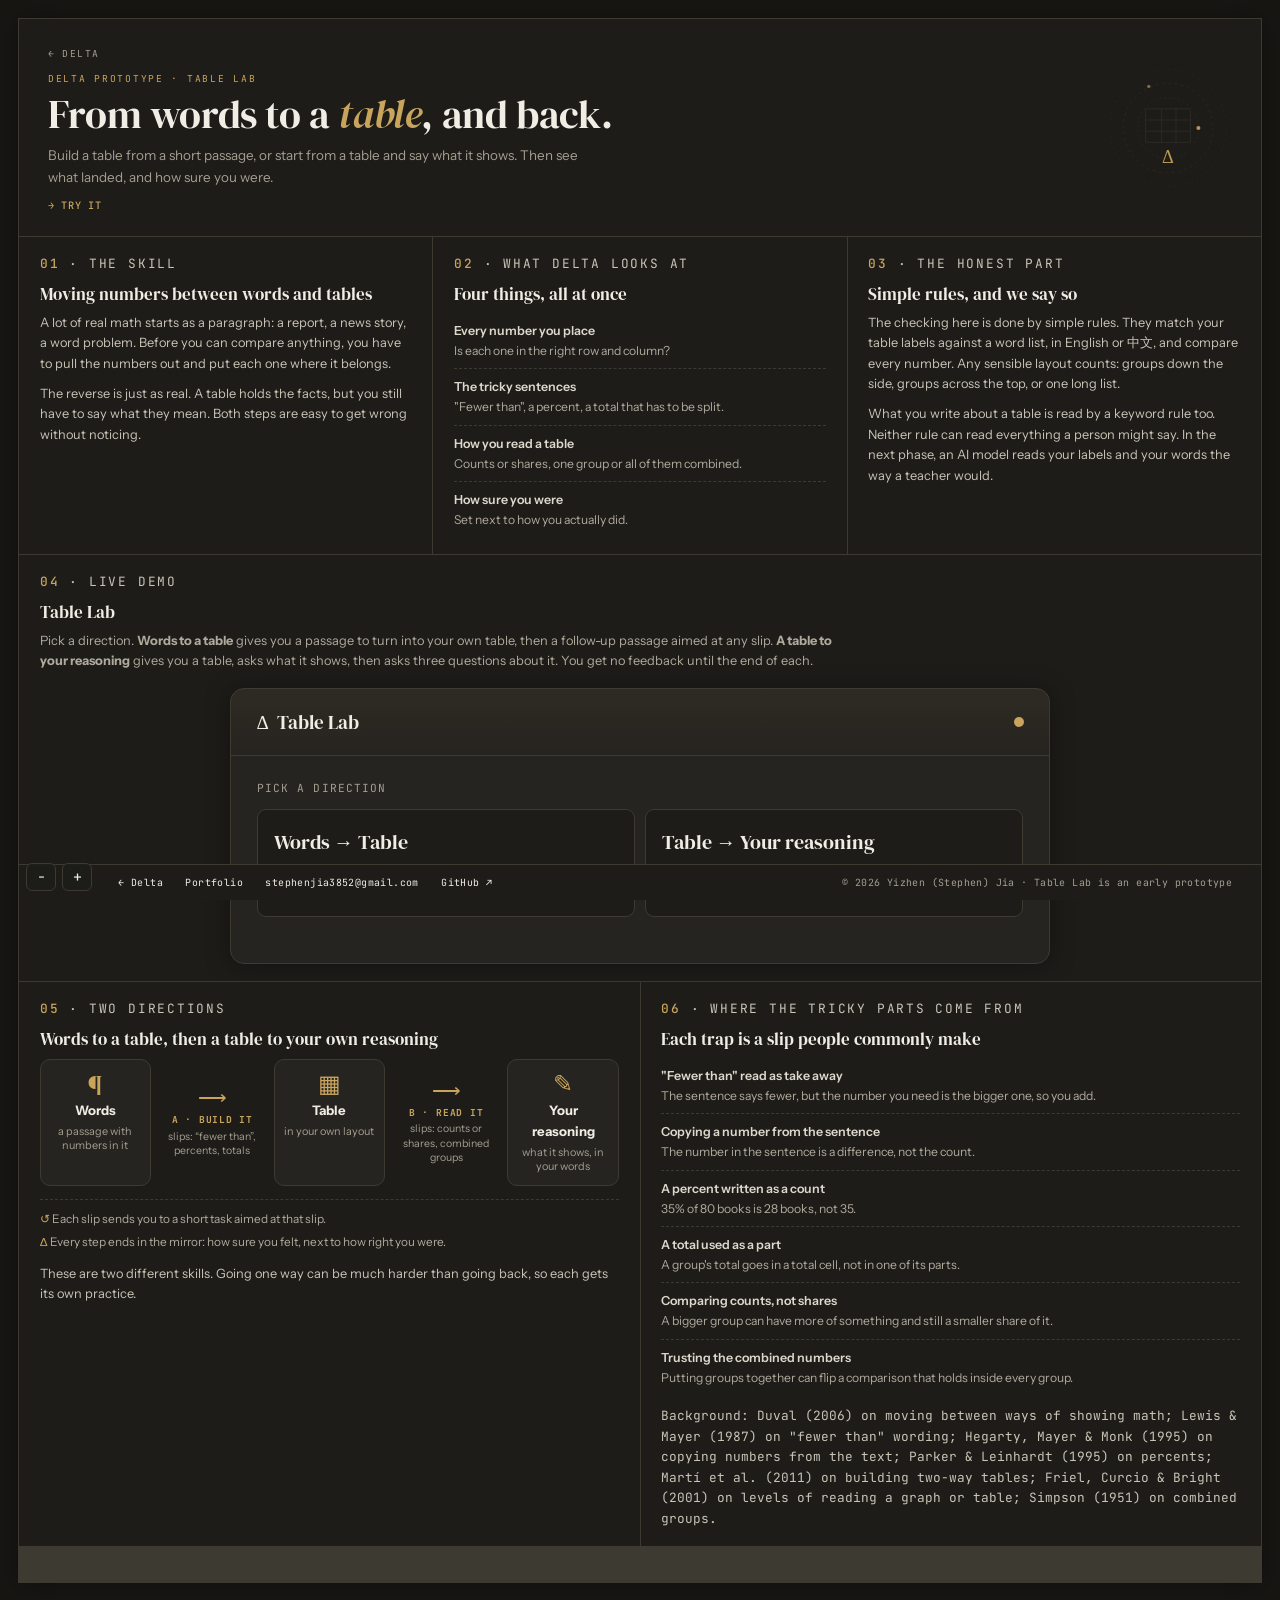
<file: tables.html>
<!DOCTYPE html>
<html lang="en">
<head>
<meta charset="UTF-8" />
<meta name="viewport" content="width=device-width, initial-scale=1.0" />
<title>Table Lab · Delta · Yizhen (Stephen) Jia</title>
<meta name="description" content="A Delta prototype: turn a short passage into your own table, or start from a table and say what it shows. Then see what landed, and how sure you were." />
<link rel="preconnect" href="https://fonts.googleapis.com" />
<link rel="preconnect" href="https://fonts.gstatic.com" crossorigin />
<link href="https://fonts.googleapis.com/css2?family=DM+Serif+Display:ital@0;1&family=Instrument+Sans:ital,wght@0,400;0,500;0,600;0,700;1,400;1,500&family=JetBrains+Mono:wght@400;500&display=swap" rel="stylesheet" />
<style>
  :root {
    color-scheme: dark;
    --ink: #f0ede4;
    --paper: #1d1c19;
    --cream: #171613;
    --accent: #c9a45c;
    --accent-light: #dcbe83;
    --muted: #a49e90;
    --rule: #3d3a31;
    --card-bg: #262420;
    --shadow: 0 2px 24px rgba(0,0,0,.35);
    --good: #72b98d;
    --warn: #d9a83d;
  }
  * { margin: 0; padding: 0; box-sizing: border-box; }
  html { font-size: 16px; }
  body {
    font-family: 'Instrument Sans', sans-serif;
    background: var(--cream);
    color: var(--ink);
    line-height: 1.6;
    -webkit-font-smoothing: antialiased;
    padding: 18px;
  }
  .sheet {
    max-width: 1500px;
    margin: 0 auto;
    background: var(--rule);
    border: 1px solid var(--rule);
    box-shadow: var(--shadow);
    display: flex;
    flex-direction: column;
    gap: 1px;
  }
  .band { display: flex; flex-wrap: wrap; gap: 1px; }
  .band-a > * { flex: 1 1 18rem; min-width: 0; }
  .band-b > * { flex: 1 1 24rem; min-width: 0; }
  .tile { background: var(--paper); padding: 1.05rem 1.3rem; position: relative; transition: background .25s; }
  .tile:hover { background: #201f1b; }
  .tile-label {
    font-family: 'JetBrains Mono', monospace;
    font-size: .58rem; letter-spacing: .14em; text-transform: uppercase;
    color: var(--muted); margin-bottom: .6rem;
  }
  .tile-label b { color: var(--accent); font-weight: 500; }
  .tile h3 { font-family: 'DM Serif Display', serif; font-weight: 400; font-size: 1.08rem; line-height: 1.25; margin-bottom: .45rem; color: var(--ink); }
  .tile > p { font-size: .8rem; color: #c9c4b6; }
  .tile > p + p { margin-top: .6rem; }
  .tile .lede { font-size: .8rem; color: #b0aa9c; max-width: 90ch; margin-bottom: 1rem; }

  .mast { display: flex; align-items: center; justify-content: space-between; gap: 2rem; padding: 1.25rem 1.8rem; }
  .backlink {
    display: inline-block;
    font-family: 'JetBrains Mono', monospace;
    font-size: .6rem; letter-spacing: .14em; text-transform: uppercase;
    color: var(--muted); text-decoration: none; margin-bottom: .6rem;
  }
  .backlink:hover { color: var(--accent); }
  .mast-over { font-family: 'JetBrains Mono', monospace; font-size: .6rem; letter-spacing: .18em; text-transform: uppercase; color: var(--accent); margin-bottom: .45rem; }
  .mast h1 { font-family: 'DM Serif Display', serif; font-weight: 400; font-size: clamp(1.9rem, 3.1vw, 2.7rem); line-height: 1.08; letter-spacing: -.01em; }
  .mast h1 em { font-style: italic; color: var(--accent); }
  .mast-tag { margin-top: .55rem; font-size: .84rem; color: var(--muted); max-width: 62ch; }
  .mast-art { flex-shrink: 0; width: clamp(96px, 10vw, 140px); height: clamp(96px, 10vw, 140px); }
  .mast-art svg { width: 100%; height: 100%; }
  .ring { fill: none; stroke: var(--rule); stroke-width: 1; }
  .dot { fill: var(--accent); }

  .klist { list-style: none; }
  .klist li { padding: .5rem 0; border-bottom: 1px dashed var(--rule); font-size: .76rem; color: #b0aa9c; }
  .klist li:last-child { border-bottom: none; }
  .klist b { display: block; font-weight: 600; color: #ddd8cc; font-size: .78rem; }
  .klist .knum { font-family: 'JetBrains Mono', monospace; font-size: .56rem; color: var(--accent); letter-spacing: .1em; }
  .sources { margin-top: .7rem; font-family: 'JetBrains Mono', monospace; font-size: .62rem; line-height: 1.6; color: var(--muted); }

  .arrowlink {
    display: inline-flex; align-items: center; gap: .4rem;
    margin-top: .6rem;
    font-family: 'JetBrains Mono', monospace;
    font-size: .64rem; letter-spacing: .07em; text-transform: uppercase; font-weight: 500;
    color: var(--accent); text-decoration: none;
  }
  .arrowlink:hover { text-decoration: underline; }

  /* ---- LAB CARD (same chassis as the Calibration Mirror) ---- */
  .demo-wrap { max-width: 820px; margin: 0 auto; }
  .demo { background: var(--card-bg); border: 1px solid var(--rule); border-radius: 14px; box-shadow: var(--shadow); overflow: hidden; }
  .demo-head {
    padding: 1.1rem 1.6rem; border-bottom: 1px solid var(--rule);
    display: flex; align-items: center; justify-content: space-between; gap: 1rem;
    background: linear-gradient(180deg, rgba(201,164,92,.05), transparent);
  }
  .demo-head .title { font-family: 'DM Serif Display', serif; font-size: 1.2rem; }
  .demo-steps { display: flex; gap: .4rem; }
  .step-pip { width: 8px; height: 8px; border-radius: 50%; background: var(--rule); transition: background .3s, transform .3s; }
  .step-pip.active { background: var(--accent); transform: scale(1.25); }
  .step-pip.done { background: var(--accent-light); }
  .demo-body { padding: 1.5rem 1.6rem; }
  .stage { display: none; }
  .stage.active { display: block; animation: fade .4s ease; }
  @keyframes fade { from { opacity: 0; transform: translateY(8px); } to { opacity: 1; transform: none; } }

  .prompt-label {
    font-family: 'JetBrains Mono', monospace; font-size: .7rem; letter-spacing: .1em; text-transform: uppercase;
    color: var(--muted); margin-bottom: .7rem;
  }
  .passage {
    background: var(--paper); border: 1px solid var(--rule); border-left: 3px solid var(--accent);
    border-radius: 9px; padding: 1rem 1.2rem; margin-bottom: 1.2rem;
    font-size: 1rem; line-height: 1.65; color: #e4dfd2;
  }
  .passage p + p { margin-top: .35rem; }
  .how { font-size: .86rem; color: var(--muted); margin-bottom: .8rem; }

  .grid-wrap { overflow-x: auto; padding-bottom: .3rem; }
  table.grid { border-collapse: separate; border-spacing: 4px; }
  table.grid input {
    width: 7.2rem; padding: .5rem .55rem;
    border: 1.5px solid var(--rule); border-radius: 7px;
    background: var(--paper); color: var(--ink);
    font-family: 'Instrument Sans', sans-serif; font-size: .9rem;
  }
  table.grid tr:first-child input, table.grid td:first-child input { background: #22201c; font-weight: 600; }
  table.grid input:focus { outline: none; border-color: var(--accent); }
  table.grid input.num { font-family: 'JetBrains Mono', monospace; text-align: right; font-weight: 400; }
  .shape { display: flex; flex-wrap: wrap; gap: .45rem; margin: .7rem 0 0; }
  .shape button {
    font-family: 'JetBrains Mono', monospace; font-size: .66rem; letter-spacing: .04em;
    color: var(--muted); background: transparent;
    border: 1px solid var(--rule); border-radius: 6px; padding: .35rem .6rem; cursor: pointer;
  }
  .shape button:hover { color: var(--ink); border-color: var(--ink); }

  .field-label {
    display: block; font-family: 'JetBrains Mono', monospace; font-size: .68rem; letter-spacing: .08em;
    text-transform: uppercase; color: var(--muted); margin: 1rem 0 .35rem;
  }
  .explain-box {
    width: 100%; padding: .7rem .9rem; border: 1.5px solid var(--rule); border-radius: 9px;
    background: var(--paper); font-family: inherit; font-size: .95rem; line-height: 1.55; color: var(--ink); resize: vertical;
  }
  .explain-box:focus { outline: none; border-color: var(--accent); }

  .conf-levels { display: grid; grid-template-columns: repeat(3, 1fr); gap: .6rem; margin-bottom: 1.4rem; }
  .conf-level {
    border: 1.5px solid var(--rule); border-radius: 9px; background: var(--paper); cursor: pointer;
    padding: .9rem .6rem; text-align: center; font-family: inherit; color: var(--ink);
    transition: border-color .2s, background .2s, transform .1s;
  }
  .conf-level:hover { border-color: var(--accent-light); transform: translateY(-1px); }
  .conf-level.selected { border-color: var(--accent); background: rgba(201,164,92,.06); }
  .cl-name { display: block; font-family: 'DM Serif Display', serif; font-size: 1.05rem; margin-bottom: .25rem; }
  .cl-pay { display: block; font-family: 'JetBrains Mono', monospace; font-size: .66rem; color: var(--muted); letter-spacing: .02em; }
  .conf-level.selected .cl-pay { color: var(--accent); }
  .stem-note { font-size: .95rem; color: var(--muted); margin-bottom: 1.1rem; }
  .stem-note b { color: var(--accent); }

  .demo-actions { display: flex; gap: .8rem; flex-wrap: wrap; align-items: center; margin-top: 1.2rem; }
  .demo-btn { padding: .65rem 1.4rem; border-radius: 7px; border: none; font-family: inherit; font-size: .88rem; font-weight: 600; cursor: pointer; transition: all .2s; }
  .demo-btn.primary { background: var(--accent); color: #1d1c19; }
  .demo-btn.primary:hover:not(:disabled) { background: #b78f45; transform: translateY(-1px); }
  .demo-btn.primary:disabled { opacity: .4; cursor: not-allowed; }
  .demo-btn.ghost { background: transparent; color: var(--muted); border: 1.5px solid var(--rule); }
  .demo-btn.ghost:hover { color: var(--ink); border-color: var(--ink); }

  .gap-viz { background: var(--paper); border: 1px solid var(--rule); border-radius: 10px; padding: 1.1rem 1.3rem; margin-bottom: 1.2rem; }
  .gap-title { font-family: 'JetBrains Mono', monospace; font-size: .7rem; letter-spacing: .1em; text-transform: uppercase; color: var(--muted); margin-bottom: .9rem; }
  .gap-bars { display: grid; gap: .7rem; }
  .gap-bar-row { display: grid; grid-template-columns: 92px 1fr 64px; align-items: center; gap: .7rem; font-size: .8rem; }
  .gap-bar-row .lab { color: var(--muted); }
  .gap-track { height: 12px; background: var(--cream); border-radius: 6px; overflow: hidden; }
  .gap-fill { height: 100%; border-radius: 6px; width: 0; transition: width .8s cubic-bezier(.4,0,.2,1); }
  .gap-fill.conf { background: linear-gradient(90deg, var(--accent-light), var(--accent)); }
  .gap-fill.truth { background: var(--good); }
  .gap-num { text-align: right; font-family: 'JetBrains Mono', monospace; font-size: .8rem; }
  .gap-headline { font-family: 'DM Serif Display', serif; font-size: 1.25rem; line-height: 1.35; margin-bottom: .6rem; }
  .gap-headline.blindspot { color: var(--accent); }
  .gap-headline.calibrated { color: var(--good); }
  .diag { font-size: .96rem; color: #c9c4b6; margin-bottom: 1.1rem; }
  .diag b { color: var(--ink); }

  .checked-title { font-family: 'JetBrains Mono', monospace; font-size: .7rem; letter-spacing: .1em; text-transform: uppercase; color: var(--muted); margin: .4rem 0 .6rem; }
  table.show { border-collapse: separate; border-spacing: 4px; margin-bottom: .6rem; }
  table.show td {
    min-width: 5.6rem; padding: .45rem .6rem; border-radius: 7px; border: 1.5px solid var(--rule);
    background: var(--paper); font-size: .86rem; color: #c9c4b6; vertical-align: top;
  }
  table.show td.lab { background: #22201c; color: var(--ink); font-weight: 600; }
  table.show td.n { font-family: 'JetBrains Mono', monospace; text-align: right; color: var(--ink); }
  table.show td.ok { border-color: var(--good); background: rgba(114,185,141,.08); }
  table.show td.trap { border-color: var(--accent); background: rgba(201,164,92,.1); }
  table.show td.off { border-color: var(--warn); border-style: dashed; }
  table.show td.empty { opacity: .45; }
  table.show td small { display: block; font-family: 'JetBrains Mono', monospace; font-size: .6rem; color: var(--muted); text-align: right; }
  .key { display: flex; flex-wrap: wrap; gap: .3rem 1rem; font-size: .74rem; color: var(--muted); margin-bottom: 1.2rem; }
  .key span::before { content: ''; display: inline-block; width: 12px; height: 10px; border-radius: 3px; margin-right: .35rem; vertical-align: -1px; border: 1.5px solid var(--rule); }
  .key .k-ok::before { border-color: var(--good); background: rgba(114,185,141,.15); }
  .key .k-trap::before { border-color: var(--accent); background: rgba(201,164,92,.18); }
  .key .k-off::before { border-color: var(--warn); border-style: dashed; }

  .mirror { border: 1px dashed var(--accent-light); border-radius: 10px; padding: 1.1rem 1.3rem; background: rgba(201,164,92,.04); margin-bottom: 1.2rem; }
  .mirror h4 { font-family: 'JetBrains Mono', monospace; font-size: .7rem; letter-spacing: .08em; text-transform: uppercase; color: var(--accent); margin-bottom: .7rem; }
  .mirror ul { list-style: none; display: grid; gap: .6rem; }
  .mirror li { font-size: .9rem; color: #c9c4b6; display: flex; gap: .55rem; align-items: flex-start; }
  .mirror li::before { content: '→'; color: var(--accent); font-weight: 700; flex-shrink: 0; }
  .mirror li b { color: var(--ink); }
  .ri-tag { display: inline-block; font-family: 'JetBrains Mono', monospace; font-size: .62rem; letter-spacing: .03em; padding: .1rem .45rem; border-radius: 4px; background: rgba(201,164,92,.12); color: var(--accent); margin-left: .25rem; vertical-align: 1px; }

  .nextstep { border: 1px solid var(--rule); border-radius: 10px; padding: 1.1rem 1.3rem; background: var(--card-bg); margin-bottom: 1.2rem; }
  .nextstep .k { font-family: 'JetBrains Mono', monospace; font-size: .7rem; letter-spacing: .08em; text-transform: uppercase; color: var(--muted); margin-bottom: .5rem; }
  .nextstep .act { font-family: 'DM Serif Display', serif; font-size: 1.15rem; margin-bottom: .3rem; }
  .nextstep .det { font-size: .9rem; color: #c9c4b6; }
  details.ref summary { cursor: pointer; font-family: 'JetBrains Mono', monospace; font-size: .7rem; letter-spacing: .06em; text-transform: uppercase; color: var(--accent); }
  details.ref p { font-size: .86rem; color: #c9c4b6; margin: .6rem 0; }

  .seam-note { margin-top: 1.4rem; font-family: 'JetBrains Mono', monospace; font-size: .72rem; line-height: 1.6; color: var(--muted); border-top: 1px solid var(--rule); padding-top: 1rem; }
  .seam-note b { color: var(--accent); }

  .foot {
    position: sticky; bottom: 0; z-index: 40;
    border-top: 1px solid var(--rule); margin-top: -1px;
    background: var(--paper);
    display: flex; align-items: center; justify-content: space-between; flex-wrap: wrap;
    gap: .6rem 1.6rem; padding: .6rem 1.8rem .6rem 6.2rem;
    font-family: 'JetBrains Mono', monospace; font-size: .62rem; letter-spacing: .04em;
  }
  .foot-links { display: flex; flex-wrap: wrap; gap: .4rem 1.4rem; }
  .foot a { color: var(--ink); text-decoration: none; }
  .foot a:hover { color: var(--accent); }
  .foot .copy { color: var(--muted); }
  .zoomer { position: fixed; left: 26px; bottom: 9px; z-index: 50; display: flex; gap: 6px; }
  .zoomer button {
    width: 30px; height: 28px; font-family: 'JetBrains Mono', monospace; font-size: 15px; line-height: 1;
    color: var(--ink); background: rgba(29,28,25,.88); backdrop-filter: blur(6px);
    border: 1px solid var(--rule); border-radius: 6px; cursor: pointer; transition: all .2s;
  }
  .zoomer button:hover { color: var(--accent); border-color: var(--accent); }

  /* direction picker, choices, item cards */
  .pick-levels { grid-template-columns: repeat(2, 1fr); }
  .pick-levels .conf-level { padding: 1.1rem 1rem; text-align: left; }
  .pick-levels .cl-name { font-size: 1.25rem; }
  .pick-levels .cl-pay { font-family: 'Instrument Sans', sans-serif; font-size: .82rem; line-height: 1.45; margin-top: .3rem; letter-spacing: 0; }
  .task-title { font-family: 'DM Serif Display', serif; font-size: 1.05rem; margin-bottom: .6rem; color: var(--accent-light); }
  .stem { font-size: 1.05rem; line-height: 1.55; margin: .4rem 0 1rem; }
  .options { display: grid; gap: .55rem; margin-bottom: .4rem; }
  .option {
    display: flex; align-items: center; gap: .8rem; padding: .75rem 1rem;
    border: 1.5px solid var(--rule); border-radius: 9px; background: var(--paper);
    cursor: pointer; font-size: .96rem; text-align: left; width: 100%; font-family: inherit; color: var(--ink);
    transition: border-color .2s, background .2s;
  }
  .option:hover { border-color: var(--accent-light); }
  .option.selected { border-color: var(--accent); background: rgba(201,164,92,.06); }
  .okey { font-family: 'JetBrains Mono', monospace; font-size: .78rem; width: 22px; height: 22px; display: grid; place-items: center; border-radius: 5px; background: var(--cream); color: var(--muted); flex-shrink: 0; }
  .option.selected .okey { background: var(--accent); color: #1d1c19; }
  .ans-input { width: 100%; max-width: 220px; padding: .65rem .9rem; border: 1.5px solid var(--rule); border-radius: 9px; background: var(--paper); font-family: 'JetBrains Mono', monospace; font-size: 1rem; color: var(--ink); }
  .ans-input:focus { outline: none; border-color: var(--accent); }
  .report-item { border: 1px solid var(--rule); border-radius: 10px; padding: .9rem 1.1rem; margin-bottom: .7rem; background: var(--paper); }
  .report-item.correct { border-left: 4px solid var(--good); }
  .report-item.wrong { border-left: 4px solid var(--accent); }
  .ri-head { display: flex; justify-content: space-between; align-items: baseline; gap: .8rem; flex-wrap: wrap; margin-bottom: .3rem; }
  .ri-title { font-weight: 600; font-size: .9rem; }
  .ri-meta { font-family: 'JetBrains Mono', monospace; font-size: .68rem; color: var(--muted); }
  .ri-line { font-size: .86rem; color: #c9c4b6; margin-top: .35rem; }
  .ri-line b { color: var(--ink); }
  .ri-tag.ok { background: rgba(114,185,141,.12); color: var(--good); }
  .ri-tag { margin-left: 0; margin-right: .25rem; }
  .mirror li .ri-tag { margin-left: .25rem; }

  /* concept diagram: words -> table -> your reasoning */
  .cdiag { display: flex; align-items: stretch; gap: .45rem; margin: .5rem 0 .8rem; }
  .cnode { flex: 1 1 0; min-width: 0; background: var(--card-bg); border: 1px solid var(--rule); border-radius: 10px; padding: .7rem .6rem; text-align: center; }
  .cnode .ic { display: block; font-family: 'DM Serif Display', serif; font-size: 1.5rem; line-height: 1.1; color: var(--accent); }
  .cnode b { display: block; font-size: .82rem; color: var(--ink); margin-top: .2rem; }
  .cnode small { display: block; font-size: .68rem; line-height: 1.35; color: var(--muted); margin-top: .15rem; }
  .cedge { flex: 1.15 1 0; min-width: 0; display: flex; flex-direction: column; justify-content: center; text-align: center; padding: 0 .15rem; }
  .cedge .ar { display: block; font-size: 1.25rem; line-height: 1; color: var(--accent); }
  .cedge .ar::before { content: '⟶'; }
  .cedge b { display: block; font-family: 'JetBrains Mono', monospace; font-size: .6rem; letter-spacing: .08em; text-transform: uppercase; color: var(--accent); margin-top: .3rem; }
  .cedge small { display: block; font-size: .66rem; line-height: 1.35; color: var(--muted); margin-top: .15rem; }
  .cloop { display: grid; gap: .3rem; font-size: .74rem; color: #b0aa9c; border-top: 1px dashed var(--rule); padding-top: .6rem; }
  .cloop span::before { content: '↺  '; color: var(--accent); }
  .cloop span.m::before { content: 'Δ  '; }

  @media (max-width: 860px) {
    body { padding: 12px; }
    .zoomer { display: none; }
    .mast { padding: 1.3rem 1.3rem; }
    .mast-art { width: 88px; height: 88px; }
    .conf-levels, .pick-levels { grid-template-columns: 1fr; }
    .demo-body { padding: 1.2rem 1rem; }
    table.grid input { width: 5.6rem; font-size: .84rem; }
    .foot { justify-content: center; text-align: center; padding-left: 1.3rem; }
  }
  @media (max-width: 520px) {
    body { padding: 8px; }
    .mast { flex-direction: column-reverse; align-items: flex-start; gap: .8rem; }
    .mast-art { width: 64px; height: 64px; }
    .gap-bar-row { grid-template-columns: 80px 1fr 56px; }
  }
  @media (max-width: 640px) {
    .cdiag { flex-direction: column; }
    .cedge { padding: .1rem 0; }
    .cedge .ar::before { content: '↓'; }
  }
</style>
</head>
<body>

<main class="sheet">

  <header class="tile mast">
    <div>
      <a class="backlink" href="platform.html">← Delta</a>
      <p class="mast-over">Delta Prototype · Table Lab</p>
      <h1>From words to a <em>table</em>, and back.</h1>
      <p class="mast-tag">Build a table from a short passage, or start from a table and say what it shows. Then see what landed, and how sure you were.</p>
      <a class="arrowlink" href="#lab">→ Try it</a>
    </div>
    <div class="mast-art" aria-hidden="true">
      <svg viewBox="0 0 320 320" xmlns="http://www.w3.org/2000/svg">
        <circle cx="160" cy="160" r="76" class="ring" stroke-dasharray="4 8" />
        <circle cx="160" cy="160" r="112" class="ring" stroke-dasharray="6 10" />
        <circle cx="160" cy="160" r="146" class="ring" stroke-dasharray="3 12" />
        <g stroke="#3d3a31" stroke-width="1.2" fill="none">
          <rect x="104" y="112" width="112" height="84" rx="4" />
          <line x1="104" y1="140" x2="216" y2="140" /><line x1="104" y1="168" x2="216" y2="168" />
          <line x1="144" y1="112" x2="144" y2="196" /><line x1="180" y1="112" x2="180" y2="196" />
        </g>
        <circle cx="236" cy="160" r="5" class="dot" opacity=".9" />
        <circle cx="112" cy="56" r="4" class="dot" opacity=".6" />
        <text x="160" y="248" text-anchor="middle" font-family="'DM Serif Display',serif" font-size="46" fill="#c9a45c" opacity=".9">&#916;</text>
      </svg>
    </div>
  </header>

  <div class="band band-a">
    <section class="tile">
      <p class="tile-label"><b>01</b> · The Skill</p>
      <h3>Moving numbers between words and tables</h3>
      <p>A lot of real math starts as a paragraph: a report, a news story, a word problem. Before you can compare anything, you have to pull the numbers out and put each one where it belongs.</p>
      <p>The reverse is just as real. A table holds the facts, but you still have to say what they mean. Both steps are easy to get wrong without noticing.</p>
    </section>
    <section class="tile">
      <p class="tile-label"><b>02</b> · What Delta Looks At</p>
      <h3>Four things, all at once</h3>
      <ul class="klist">
        <li><b>Every number you place</b>Is each one in the right row and column?</li>
        <li><b>The tricky sentences</b>"Fewer than", a percent, a total that has to be split.</li>
        <li><b>How you read a table</b>Counts or shares, one group or all of them combined.</li>
        <li><b>How sure you were</b>Set next to how you actually did.</li>
      </ul>
    </section>
    <section class="tile">
      <p class="tile-label"><b>03</b> · The Honest Part</p>
      <h3>Simple rules, and we say so</h3>
      <p>The checking here is done by simple rules. They match your table labels against a word list, in English or 中文, and compare every number. Any sensible layout counts: groups down the side, groups across the top, or one long list.</p>
      <p>What you write about a table is read by a keyword rule too. Neither rule can read everything a person might say. In the next phase, an AI model reads your labels and your words the way a teacher would.</p>
    </section>
  </div>

  <section class="tile" id="lab">
    <p class="tile-label"><b>04</b> · Live Demo</p>
    <h3>Table Lab</h3>
    <p class="lede">Pick a direction. <b>Words to a table</b> gives you a passage to turn into your own table, then a follow-up passage aimed at any slip. <b>A table to your reasoning</b> gives you a table, asks what it shows, then asks three questions about it. You get no feedback until the end of each.</p>
    <div class="demo-wrap">
      <div class="demo">
        <div class="demo-head">
          <div class="title">&#916; &nbsp;Table Lab</div>
          <div class="demo-steps" id="pips"></div>
        </div>
        <div class="demo-body">

          <div class="stage active" id="stage-pick">
            <div class="prompt-label">Pick a direction</div>
            <div class="conf-levels pick-levels" id="pick">
              <button type="button" class="conf-level" data-go="A"><span class="cl-name">Words → Table</span><span class="cl-pay">Read a passage and build your own table. A slip sends you to a passage aimed at it.</span></button>
              <button type="button" class="conf-level" data-go="B"><span class="cl-name">Table → Your reasoning</span><span class="cl-pay">Say what a table shows in your own words, then answer three questions about it.</span></button>
            </div>
          </div>

          <div class="stage" id="stage-build">
            <div class="prompt-label">Step 1 of 3 · Read, then build your table</div>
            <p class="task-title" id="taskTitle"></p>
            <div class="passage" id="passage"></div>
            <p class="how">Put labels in the top row and the first column, and numbers in the other cells. Add or remove rows and columns as you need. There is no single right shape.</p>
            <div class="grid-wrap"><table class="grid" id="grid" aria-label="Your table"></table></div>
            <div class="shape">
              <button type="button" id="addRow">+ Row</button>
              <button type="button" id="addCol">+ Column</button>
              <button type="button" id="delRow">− Row</button>
              <button type="button" id="delCol">− Column</button>
            </div>
            <label class="field-label" for="note">Which number took the most thought? Why? (optional)</label>
            <textarea class="explain-box" id="note" rows="2" placeholder="English or 中文"></textarea>
            <div class="demo-actions">
              <button class="demo-btn primary" id="toConf" disabled>Next: how sure are you? →</button>
            </div>
          </div>

          <div class="stage" id="stage-conf">
            <div class="prompt-label" id="confLabel"></div>
            <p class="stem-note">Scoring works like this: a confident right answer earns the most, and a confident wrong one costs the most. So <b>honesty is your best strategy</b>. (The method is called certainty-based marking.)</p>
            <div class="conf-levels" id="confLevels"></div>
            <div class="demo-actions">
              <button class="demo-btn ghost" id="confBack">← Back</button>
              <button class="demo-btn primary" id="lockIn" disabled>Lock it in →</button>
            </div>
          </div>

          <div class="stage" id="stage-areport">
            <div class="prompt-label">Step 3 of 3 · Your report</div>
            <div class="gap-viz">
              <div class="gap-title">How sure you felt vs. how you did</div>
              <div class="gap-bars">
                <div class="gap-bar-row"><span class="lab">Confidence</span><div class="gap-track"><div class="gap-fill conf" id="fillConf"></div></div><span class="gap-num" id="numConf">…</span></div>
                <div class="gap-bar-row"><span class="lab">Numbers right</span><div class="gap-track"><div class="gap-fill truth" id="fillAcc"></div></div><span class="gap-num" id="numAcc">…</span></div>
              </div>
            </div>
            <h3 class="gap-headline" id="headline"></h3>
            <p class="diag" id="diag"></p>

            <p class="checked-title">Your table, checked</p>
            <div class="grid-wrap"><table class="show" id="checked"></table></div>
            <div class="key"><span class="k-ok">in the right place</span><span class="k-trap">a common slip</span><span class="k-off">misplaced, wrong, or not labelled</span></div>

            <div class="mirror">
              <h4>&#916; What Delta noticed</h4>
              <ul id="mirrorList"></ul>
            </div>

            <div class="nextstep">
              <div class="k">Delta's next move</div>
              <div class="act" id="nextAct"></div>
              <div class="det" id="nextDet"></div>
              <div class="demo-actions" style="margin-top:.8rem"><button class="demo-btn primary" id="goNext">Start it →</button></div>
            </div>

            <details class="ref">
              <summary>Show one way to lay it out</summary>
              <p>Groups down the side, the other kind of label across the top. Groups across the top works just as well.</p>
              <div class="grid-wrap"><table class="show" id="reference"></table></div>
            </details>

            <div class="demo-actions">
              <button class="demo-btn ghost" data-restart>↺ Start over</button>
            </div>
            <p class="seam-note"><b>Preview note.</b> Everything here runs in your browser, and nothing you type leaves this page. Each number is placed by the labels in its own row and column, using a word list in English and 中文, so the layout is up to you. That word list is the honest seam: in the next phase an AI model reads your labels, even unusual ones, and asks a follow-up question.</p>
          </div>

          <div class="stage" id="stage-bfree">
            <div class="prompt-label">First, your own reading</div>
            <p class="task-title" id="bTitle"></p>
            <div class="grid-wrap"><table class="show" id="bTable"></table></div>
            <label class="field-label" for="bFree">What does this table show? One or two sentences, in your own words.</label>
            <textarea class="explain-box" id="bFree" rows="3" placeholder="English or 中文"></textarea>
            <div class="demo-actions">
              <button class="demo-btn primary" id="bFreeNext" disabled>Next: three questions →</button>
            </div>
          </div>

          <div class="stage" id="stage-bitem">
            <div class="prompt-label" id="bItemLabel"></div>
            <div class="grid-wrap"><table class="show" id="bTable2"></table></div>
            <p class="stem" id="bStem"></p>
            <div id="bAnswer"></div>
            <div id="bWhyWrap">
              <label class="field-label" for="bWhy" id="bWhyLabel"></label>
              <textarea class="explain-box" id="bWhy" rows="2" placeholder="English or 中文"></textarea>
            </div>
            <div class="demo-actions">
              <button class="demo-btn primary" id="bItemNext" disabled>Next: how sure are you? →</button>
            </div>
          </div>

          <div class="stage" id="stage-breport">
            <div class="prompt-label">Your report</div>
            <div class="gap-viz">
              <div class="gap-title">How sure you felt vs. how you did</div>
              <div class="gap-bars">
                <div class="gap-bar-row"><span class="lab">Confidence</span><div class="gap-track"><div class="gap-fill conf" id="bFillConf"></div></div><span class="gap-num" id="bNumConf">…</span></div>
                <div class="gap-bar-row"><span class="lab">Right</span><div class="gap-track"><div class="gap-fill truth" id="bFillAcc"></div></div><span class="gap-num" id="bNumAcc">…</span></div>
              </div>
            </div>
            <h3 class="gap-headline" id="bHeadline"></h3>
            <p class="diag" id="bDiag"></p>
            <div id="bItems"></div>
            <div class="mirror">
              <h4>&#916; What Delta noticed</h4>
              <ul id="bMirror"></ul>
            </div>
            <div class="nextstep">
              <div class="k">Delta's next move</div>
              <div class="act" id="bNextAct"></div>
              <div class="det" id="bNextDet"></div>
            </div>
            <div class="demo-actions">
              <button class="demo-btn ghost" id="toWords">Words → Table</button>
              <button class="demo-btn ghost" data-restart>↺ Start over</button>
            </div>
            <p class="seam-note"><b>Preview note.</b> Everything here runs in your browser, and nothing you type leaves this page. Numbers and choices are checked exactly. Your written reading and your reasons are checked by a small keyword rule that stands in for a real reader, and we say so plainly. In the next phase an AI model reads what you actually wrote and asks a follow-up question.</p>
          </div>

        </div>
      </div>
    </div>
  </section>

  <div class="band band-b">
    <section class="tile">
      <p class="tile-label"><b>05</b> · Two Directions</p>
      <h3>Words to a table, then a table to your own reasoning</h3>
      <div class="cdiag" aria-label="How the two directions connect">
        <div class="cnode"><span class="ic">¶</span><b>Words</b><small>a passage with numbers in it</small></div>
        <div class="cedge"><span class="ar"></span><b>A · Build it</b><small>slips: “fewer than”, percents, totals</small></div>
        <div class="cnode"><span class="ic">▦</span><b>Table</b><small>in your own layout</small></div>
        <div class="cedge"><span class="ar"></span><b>B · Read it</b><small>slips: counts or shares, combined groups</small></div>
        <div class="cnode"><span class="ic">✎</span><b>Your reasoning</b><small>what it shows, in your words</small></div>
      </div>
      <div class="cloop">
        <span>Each slip sends you to a short task aimed at that slip.</span>
        <span class="m">Every step ends in the mirror: how sure you felt, next to how right you were.</span>
      </div>
      <p style="margin-top:.7rem">These are two different skills. Going one way can be much harder than going back, so each gets its own practice.</p>
    </section>
    <section class="tile">
      <p class="tile-label"><b>06</b> · Where The Tricky Parts Come From</p>
      <h3>Each trap is a slip people commonly make</h3>
      <ul class="klist">
        <li><b>"Fewer than" read as take away</b>The sentence says fewer, but the number you need is the bigger one, so you add.</li>
        <li><b>Copying a number from the sentence</b>The number in the sentence is a difference, not the count.</li>
        <li><b>A percent written as a count</b>35% of 80 books is 28 books, not 35.</li>
        <li><b>A total used as a part</b>A group's total goes in a total cell, not in one of its parts.</li>
        <li><b>Comparing counts, not shares</b>A bigger group can have more of something and still a smaller share of it.</li>
        <li><b>Trusting the combined numbers</b>Putting groups together can flip a comparison that holds inside every group.</li>
      </ul>
      <p class="sources">Background: Duval (2006) on moving between ways of showing math; Lewis &amp; Mayer (1987) on "fewer than" wording; Hegarty, Mayer &amp; Monk (1995) on copying numbers from the text; Parker &amp; Leinhardt (1995) on percents; Martí et al. (2011) on building two-way tables; Friel, Curcio &amp; Bright (2001) on levels of reading a graph or table; Simpson (1951) on combined groups.</p>
    </section>
  </div>

  <footer class="tile foot">
    <div class="foot-links">
      <a href="platform.html">← Delta</a>
      <a href="index.html">Portfolio</a>
      <a href="mailto:stephenjia3852@gmail.com">stephenjia3852@gmail.com</a>
      <a href="https://github.com/SteJ20996" target="_blank" rel="noopener">GitHub ↗</a>
    </div>
    <span class="copy">© 2026 Yizhen (Stephen) Jia · Table Lab is an early prototype</span>
  </footer>

</main>

<div class="zoomer" aria-label="Zoom">
  <button id="zout" aria-label="Zoom out" title="Zoom out">−</button>
  <button id="zin" aria-label="Zoom in" title="Zoom in">+</button>
</div>

<script>
  (function () {
    var z = 1, MIN = 0.8, MAX = 1.6, STEP = 0.2;
    try { z = parseFloat(localStorage.getItem('yj-zoom')) || 1; } catch (e) {}
    function apply() {
      if (Math.abs(z - 1) < 0.01) document.documentElement.style.fontSize = '';
      else document.documentElement.style.fontSize = (16 * z) + 'px';
      try { localStorage.setItem('yj-zoom', z); } catch (e) {}
    }
    document.getElementById('zin').addEventListener('click', function () { z = Math.min(MAX, +(z + STEP).toFixed(2)); apply(); });
    document.getElementById('zout').addEventListener('click', function () { z = Math.max(MIN, +(z - STEP).toFixed(2)); apply(); });
    apply();
  })();
</script>

<script>
(function () {
  const $ = id => document.getElementById(id);
  const esc = s => String(s == null ? '' : s).replace(/[&<>"']/g, c => ({ '&': '&amp;', '<': '&lt;', '>': '&gt;', '"': '&quot;', "'": '&#39;' }[c]));
  const norm = s => String(s || '').toLowerCase().replace(/[\s\-_'’.,:;()（）]/g, '');
  const tokens = s => String(s || '').toLowerCase().split(/[^a-z0-9一-鿿]+/).filter(Boolean);
  const fmtSec = s => s < 60 ? `${Math.round(s)} s` : `${Math.floor(s / 60)} min ${Math.round(s % 60)} s`;
  const sum = xs => xs.reduce((a, b) => a + b, 0);

  // Certainty levels, after Gardner-Medwin's certainty-based marking (CBM),
  // identical to the Calibration Mirror so every Delta demo scores the same way.
  const LEVELS = [
    { n: 1, label: 'Guessing', conf: 50, right: 1, wrong: 0 },
    { n: 2, label: 'Fairly sure', conf: 75, right: 2, wrong: -2 },
    { n: 3, label: 'Certain', conf: 92, right: 3, wrong: -6 }
  ];
  const TOTAL_EN = /\b(total|totals|all|sum|overall|altogether|combined)\b/i;
  const TOTAL_ZH = /合计|合計|总计|總計|总数|總數|共计|共計|总共|總共|一共|总和|總和/;
  const isTotal = text => TOTAL_EN.test(text) || TOTAL_ZH.test(text);

  // A label name matches as a substring, except names written "=x", which must
  // be a whole word so that "A" (Class A) is not found inside "Class B".
  function findIn(text, list) {
    const n = norm(text), toks = tokens(text);
    return list.filter(c => c.names.some(name => name[0] === '='
      ? toks.includes(name.slice(1)) : n.includes(norm(name)))).map(c => c.id);
  }
  // A cell is a number if, once the number and the task's unit words are
  // removed, nothing is left. "35%" counts as 35; "Grade 9" stays a label.
  function readNumber(raw, units) {
    const s = String(raw || '').trim().replace(/[，,]/g, '').replace(/[−–]/g, '-');
    if (!/\d/.test(s)) return null;
    const m = s.match(/-?\d+(?:\.\d+)?/);
    let rest = s.replace(m[0], '').replace(/%/g, '');
    if (units) rest = rest.replace(new RegExp(units.source, 'gi'), '');
    return rest.trim() === '' ? { v: parseFloat(m[0]), pct: /%/.test(s) } : null;
  }

  // ── Words → table: the passages ──────────────────────────────────────────
  // Within a passage every trap value must differ from every true value, or a
  // slip could not be told apart from a misplaced number.
  const A_TASKS = [
    {
      id: 'library', title: 'Passage 1 · The library', focus: 'mixed',
      passage: [
        'Last week, the Riverside Library counted the books borrowed by three age groups.',
        'Children borrowed 42 print books and 18 e-books.',
        'Teens borrowed 30 print books. Children borrowed 7 fewer e-books than teens did.',
        'Adults borrowed 80 books in all, and 35% of them were e-books.',
        'Altogether, the library lent 195 books that week.'
      ],
      groups: [
        { id: 'children', label: 'Children', names: ['children', 'child', 'kids', 'kid', '儿童', '孩子', '小孩', '兒童'] },
        { id: 'teens', label: 'Teens', names: ['teens', 'teen', 'teenagers', '青少年', '少年'] },
        { id: 'adults', label: 'Adults', names: ['adults', 'adult', 'grownups', '成人', '成年人', '大人'] }
      ],
      types: [
        { id: 'print', label: 'Print books', names: ['print', 'printed', 'paper', 'hardcopy', '纸质', '纸本', '纸书', '紙本', '紙質', '印刷'] },
        { id: 'ebook', label: 'E-books', names: ['ebook', 'ebooks', 'digital', 'electronic', '电子', '電子'] }
      ],
      truth: { children: { print: 42, ebook: 18 }, teens: { print: 30, ebook: 25 }, adults: { print: 52, ebook: 28 } },
      traps: [
        { g: 'teens', t: 'ebook', v: 11, focus: 'relational', tag: '“Fewer than” read as take away',
          say: '“Children borrowed 7 fewer than teens” means teens borrowed 7 more: 18 + 7 = 25. The word “fewer” points one way and the math goes the other, so subtracting feels natural here.' },
        { g: 'teens', t: 'ebook', v: 7, focus: 'relational', tag: 'Copied the difference',
          say: '7 is how many more teens borrowed, not how many they borrowed. Teens borrowed 18 + 7 = 25.' },
        { g: 'adults', t: 'ebook', v: 35, focus: 'percent', tag: 'Percent written as a count',
          say: '35% is a share, and the table asks for a count. 35% of 80 books is 0.35 × 80 = 28.' },
        { g: 'adults', t: 'print', v: 45, focus: 'percent', tag: 'Follows from the percent slip', chained: true,
          say: '45 comes from 80 − 35. With 28 e-books, adults borrowed 80 − 28 = 52 print books.' },
        { g: 'adults', t: 'print', v: 80, focus: 'percent', tag: 'Total used as a part',
          say: '80 is all the books adults borrowed. Print books are only part of that: 80 − 28 = 52.' }
      ],
      units: /e-?books?|books?|本|册|冊/, totalHint: 'The passage gives 195 books in all.'
    },
    {
      id: 'votes', title: 'Passage 2 · The class trip', focus: 'relational',
      passage: [
        'Three classes voted on a trip: the museum or the zoo.',
        'In Class A, 14 students chose the museum and 9 chose the zoo.',
        'Class C had 16 museum votes. Class B had 4 fewer museum votes than Class C.',
        'Class A had 6 fewer zoo votes than Class B.',
        'Class C’s zoo votes were 2 less than Class A’s.'
      ],
      groups: [
        { id: 'a', label: 'Class A', names: ['classa', '=a', 'a班', '甲班'] },
        { id: 'b', label: 'Class B', names: ['classb', '=b', 'b班', '乙班'] },
        { id: 'c', label: 'Class C', names: ['classc', '=c', 'c班', '丙班'] }
      ],
      types: [
        { id: 'museum', label: 'Museum', names: ['museum', '博物馆', '博物館'] },
        { id: 'zoo', label: 'Zoo', names: ['zoo', '动物园', '動物園'] }
      ],
      truth: { a: { museum: 14, zoo: 9 }, b: { museum: 12, zoo: 15 }, c: { museum: 16, zoo: 7 } },
      traps: [
        { g: 'b', t: 'museum', v: 20, focus: 'relational', tag: 'Comparison read backwards',
          say: '“Class B had 4 fewer than Class C” makes B the smaller one: 16 − 4 = 12. This time “fewer” really does mean take away.' },
        { g: 'b', t: 'museum', v: 4, focus: 'relational', tag: 'Copied the difference',
          say: '4 is the gap between the classes. Class B had 16 − 4 = 12 museum votes.' },
        { g: 'b', t: 'zoo', v: 3, focus: 'relational', tag: '“Fewer than” read as take away',
          say: '“Class A had 6 fewer than Class B” makes B the bigger one: 9 + 6 = 15. The word “fewer” sits next to Class A, but Class B is the one you are finding.' },
        { g: 'b', t: 'zoo', v: 6, focus: 'relational', tag: 'Copied the difference',
          say: '6 is the gap. Class B had 9 + 6 = 15 zoo votes.' },
        { g: 'c', t: 'zoo', v: 11, focus: 'relational', tag: 'Comparison read backwards',
          say: '“2 less than Class A’s” means 9 − 2 = 7.' },
        { g: 'c', t: 'zoo', v: 2, focus: 'relational', tag: 'Copied the difference',
          say: '2 is the gap. Class C had 9 − 2 = 7 zoo votes.' }
      ],
      units: /votes?|students?|票|人/, totalHint: null
    },
    {
      id: 'clubs', title: 'Passage 3 · Getting home', focus: 'percent',
      passage: [
        'Three after-school clubs asked their members how they get home: they walk or they take the bus.',
        'The chess club has 40 members, and 25% of them walk. The rest take the bus.',
        'The robotics club has 60 members, and 45% of them take the bus.',
        'In the art club, 24 members walk. That is 60% of the club.'
      ],
      groups: [
        { id: 'chess', label: 'Chess club', names: ['chess', '象棋', '棋'] },
        { id: 'robotics', label: 'Robotics club', names: ['robot', '机器人', '機器人'] },
        { id: 'art', label: 'Art club', names: ['=art', 'artclub', '美术', '美術', '艺术', '藝術'] }
      ],
      types: [
        { id: 'walk', label: 'Walk', names: ['walk', 'foot', '步行', '走'] },
        { id: 'bus', label: 'Bus', names: ['bus', 'ride', '公交', '巴士', '校车', '校車', '公車', '坐车'] }
      ],
      truth: { chess: { walk: 10, bus: 30 }, robotics: { walk: 33, bus: 27 }, art: { walk: 24, bus: 16 } },
      traps: [
        { g: 'chess', t: 'walk', v: 25, focus: 'percent', tag: 'Percent written as a count',
          say: '25% of 40 members is 0.25 × 40 = 10 who walk.' },
        { g: 'chess', t: 'bus', v: 75, focus: 'percent', tag: 'Percent written as a count',
          say: '“The rest” is 75% of the club, which is 30 members, not 75.' },
        { g: 'chess', t: 'bus', v: 15, focus: 'percent', tag: 'Follows from the percent slip', chained: true,
          say: '15 comes from 40 − 25. With 10 walkers, 40 − 10 = 30 take the bus.' },
        { g: 'robotics', t: 'bus', v: 45, focus: 'percent', tag: 'Percent written as a count',
          say: '45% of 60 members is 0.45 × 60 = 27 on the bus.' },
        { g: 'robotics', t: 'walk', v: 55, focus: 'percent', tag: 'Percent written as a count',
          say: 'The walkers are 55% of the club, which is 33 members, not 55.' },
        { g: 'robotics', t: 'walk', v: 15, focus: 'percent', tag: 'Follows from the percent slip', chained: true,
          say: '15 comes from 60 − 45. With 27 on the bus, 60 − 27 = 33 walk.' },
        { g: 'art', t: 'bus', v: 40, focus: 'percent', tag: 'Total used as a part',
          say: '40 is the whole art club: 24 ÷ 0.6 = 40 members. The bus riders are the rest: 40 − 24 = 16.' },
        { g: 'art', t: 'walk', v: 60, focus: 'percent', tag: 'Percent written as a count',
          say: 'The passage gives 24 walkers directly. 60% is their share of the club.' }
      ],
      units: /members?|students?|kids?|人|名/, totalHint: null
    }
  ];
  A_TASKS.forEach(task => {
    task.groupTotal = {}; task.typeTotal = {};
    task.groups.forEach(g => { task.groupTotal[g.id] = sum(task.types.map(t => task.truth[g.id][t.id])); });
    task.types.forEach(t => { task.typeTotal[t.id] = sum(task.groups.map(g => task.truth[g.id][t.id])); });
    task.grandTotal = sum(Object.values(task.groupTotal));
  });

  const session = { done: new Set(), log: [], bDone: false };

  // ══════════════════════════════════════════════════════════════════════
  //  TABLE ENGINE  (v0, rule-based)
  //  The seam: read() turns a learner's grid into placed facts, diagnose()
  //  judges them, nextStep() picks what comes next. In Phase 1 a model
  //  replaces the word-list matching inside read(); the rest stays.
  // ══════════════════════════════════════════════════════════════════════
  const TableEngine = {
    read(grid, task) {
      const facts = [], loose = [];
      const num = x => readNumber(x, task.units);
      for (let r = 0; r < grid.length; r++) {
        for (let c = 0; c < grid[0].length; c++) {
          const n = num(grid[r][c]);
          if (!n) continue;
          const rowText = grid[r].filter((x, j) => j !== c && !num(x)).join(' ');
          const colText = r === 0 || num(grid[0][c]) ? '' : grid[0][c];
          const gRow = findIn(rowText, task.groups), gCol = findIn(colText, task.groups);
          const tRow = findIn(rowText, task.types), tCol = findIn(colText, task.types);
          const groups = [...new Set(gRow.concat(gCol))], types = [...new Set(tRow.concat(tCol))];
          const total = isTotal(rowText) || isTotal(colText);
          const base = { r, c, v: n.v, pct: n.pct };
          if (groups.length > 1 || types.length > 1) loose.push({ ...base, why: 'ambiguous' });
          else if (groups.length === 1 && types.length === 1)
            facts.push({ ...base, kind: 'cell', g: groups[0], t: types[0],
                         gFrom: gRow.length ? 'row' : 'col', tFrom: tRow.length ? 'row' : 'col' });
          else if (total && groups.length === 1) facts.push({ ...base, kind: 'groupTotal', g: groups[0] });
          else if (total && types.length === 1) facts.push({ ...base, kind: 'typeTotal', t: types[0] });
          else if (total) facts.push({ ...base, kind: 'grandTotal' });
          else loose.push({ ...base, why: groups.length || types.length ? 'half' : 'unlabelled' });
        }
      }
      return { facts, loose };
    },

    diagnose(grid, task, level, behavior) {
      const { facts, loose } = this.read(grid, task);
      const cellFacts = facts.filter(f => f.kind === 'cell');
      const cells = [], marks = {};
      for (const g of task.groups) {
        for (const t of task.types) {
          const want = task.truth[g.id][t.id];
          const here = cellFacts.filter(f => f.g === g.id && f.t === t.id);
          const values = [...new Set(here.map(f => f.v))];
          let status, trap = null, belongs = null;
          if (!here.length) status = loose.some(f => f.v === want) ? 'unlabelled' : 'missing';
          else if (values.length > 1) status = 'conflict';
          else if (values[0] === want) status = 'correct';
          else if ((trap = task.traps.find(x => x.g === g.id && x.t === t.id && x.v === values[0]))) status = 'trap';
          else {
            for (const g2 of task.groups) for (const t2 of task.types)
              if (task.truth[g2.id][t2.id] === values[0]) belongs = { g: g2.label, t: t2.label };
            status = belongs ? 'misplaced' : 'wrong';
          }
          cells.push({ g, t, want, given: values.length === 1 ? values[0] : values, status, trap, belongs, facts: here });
          here.forEach(f => { marks[f.r + ',' + f.c] = status; });
        }
      }
      const right = cells.filter(x => x.status === 'correct').length;
      const allRight = right === cells.length;

      let layout = 'none';
      if (cellFacts.length) {
        const sig = new Set(cellFacts.map(f => f.gFrom + '/' + f.tFrom));
        layout = sig.size > 1 ? 'mixed' : { 'row/col': 'groups-down', 'col/row': 'groups-across', 'row/row': 'list', 'col/col': 'list' }[[...sig][0]];
      }

      // Totals are checked against the passage and against the learner's own numbers.
      const own = (g, t) => { const x = cells.find(k => k.g.id === g && k.t.id === t); return typeof x.given === 'number' ? x.given : null; };
      const ownSum = parts => parts.every(p => p !== null) ? sum(parts) : null;
      const totals = facts.filter(f => f.kind !== 'cell').map(f => {
        let expected, mine, name;
        if (f.kind === 'groupTotal') {
          expected = task.groupTotal[f.g]; name = task.groups.find(x => x.id === f.g).label;
          mine = ownSum(task.types.map(t => own(f.g, t.id)));
        } else if (f.kind === 'typeTotal') {
          expected = task.typeTotal[f.t]; name = task.types.find(x => x.id === f.t).label;
          mine = ownSum(task.groups.map(g => own(g.id, f.t)));
        } else {
          expected = task.grandTotal; name = 'Everything';
          mine = ownSum(task.groups.flatMap(g => task.types.map(t => own(g.id, t.id))));
        }
        marks[f.r + ',' + f.c] = f.v === expected ? 'correct' : 'off';
        return { ...f, name, expected, ok: f.v === expected, ownOk: mine !== null && f.v === mine };
      });
      loose.forEach(f => { marks[f.r + ',' + f.c] = 'off'; });

      const b = behavior;
      let behaviorNote = null;
      if (level.n === 3 && (b.tBuild >= 300 || b.reshapes >= 6))
        behaviorNote = `You said “Certain”, and you also rebuilt the table's shape ${b.reshapes} times over ${fmtSec(b.tBuild)}. That much reworking usually comes with some doubt.`;
      else if (level.n === 1 && allRight && b.tBuild <= 150)
        behaviorNote = `You said “Guessing”, but every number was right, and you finished in ${fmtSec(b.tBuild)}. You knew more than you gave yourself credit for.`;

      return { cells, right, total: cells.length, allRight, layout, totals, loose, marks,
               level, score: allRight ? level.right : level.wrong, behavior: b, behaviorNote };
    },

    nextStep(dx, task) {
      const focus = new Set(dx.cells.filter(c => c.trap).map(c => c.trap.focus));
      const other = dx.cells.some(c => !['correct', 'trap'].includes(c.status)) || dx.loose.length > 0;
      const aimed = f => A_TASKS.find(t => t.focus === f && t.id !== task.id);
      if (focus.has('relational') && aimed('relational'))
        return { go: aimed('relational').id, act: 'A passage built around “fewer than” and “less than”',
                 det: 'Some of its sentences mean add and some mean take away. Write each missing number down before you build anything.' };
      if (focus.has('percent') && aimed('percent'))
        return { go: aimed('percent').id, act: 'A passage where parts of a group are given as percents',
                 det: 'Turn each percent into a count first, then check that the parts add back up to the group.' };
      const unseen = A_TASKS.find(t => t.id !== task.id && !session.done.has(t.id));
      if ((focus.size || other) && unseen)
        return { go: unseen.id, act: focus.size ? 'One more passage, with that slip in mind' : 'Labels first, numbers second',
                 det: focus.size ? 'Slow down on each comparison and each percent before you place a number.'
                                 : 'Name every row and column before any number goes in.' };
      if (!session.bDone)
        return { go: 'B', act: 'The other direction: a table to your own reasoning',
                 det: 'Start from a table that is not so simple, say what it shows, then answer three questions about it.' };
      if (unseen) return { go: unseen.id, act: 'Another passage', det: 'A new set of numbers with its own tricky sentences.' };
      return { go: null, act: 'That is the whole lab for now', det: 'More passages and tables are being written.' };
    }
  };

  // ── Table → your reasoning ──────────────────────────────────────────────
  // Inside each age group South has the higher share, but North is higher
  // overall because most of its members are adults (Simpson, 1951).
  const B_TASK = {
    title: 'E-book use at two library branches, last month',
    table: [
      ['Branch', 'Age group', 'Members', 'Used e-books'],
      ['North', 'Teens', '100', '20'],
      ['North', 'Adults', '300', '180'],
      ['North', 'All ages', '400', '200'],
      ['South', 'Teens', '300', '90'],
      ['South', 'Adults', '100', '70'],
      ['South', 'All ages', '400', '160']
    ],
    items: [
      { id: 'b1', reading: 'Read the data', type: 'number', answer: 70,
        q: 'How many South adults used e-books?',
        traps: [
          { v: 100, tag: 'Read the wrong column', say: '100 is how many South adults are members. The used e-books column says 70.' },
          { v: 180, tag: 'Read the wrong row', say: '180 is North adults. South adults used 70.' },
          { v: 160, tag: 'Read the total row', say: '160 is every South member who used e-books. The adults row says 70.' }
        ],
        wrongSay: 'Find the South row for adults, then the used e-books column: 70.' },
      { id: 'b2', reading: 'Read between the data', type: 'choice', answer: 'South',
        q: 'Among adults, which branch had the higher share of members using e-books?',
        choices: ['North', 'South', 'The same'],
        why: 'Which numbers tell you?',
        traps: [
          { v: 'North', tag: 'Compared counts, not shares', say: 'North has more adult users, 180 against 70, but it also has three times as many adult members. As a share, North is 180 out of 300, which is 60%. South is 70 out of 100, which is 70%.' }
        ],
        wrongSay: 'North: 180 out of 300 is 60%. South: 70 out of 100 is 70%. South is higher.',
        key: { re: /%|percent|share|rate|proportion|out of|\/|比例|百分|占|率/i, yes: 'Your reason compares shares, which is the fair way to compare groups of different sizes.', no: 'Your reason does not mention a share or a percent.' } },
      { id: 'b3', reading: 'Read beyond the data', type: 'choice', answer: 'South',
        q: 'Overall, 50% of North’s members used e-books, against 40% at South. Now look inside the age groups. Which branch has the higher share for teens and for adults?',
        choices: ['North', 'South', 'It is different for teens and adults'],
        why: 'How can one branch be ahead overall but not inside the groups?',
        traps: [
          { v: 'North', tag: 'Trusted the combined numbers', say: 'Teens: North 20 out of 100 (20%), South 90 out of 300 (30%). Adults: North 60%, South 70%. South is higher in both groups. North only wins overall because most of its members are adults, and adults use e-books more. Putting groups together can flip a comparison (this is called Simpson’s paradox).' }
        ],
        wrongSay: 'Teens: 20% at North, 30% at South. Adults: 60% at North, 70% at South. South is higher for both.',
        key: { re: /more adults|mostly adults|most (of its |of the )?(members )?(are )?adults|mix|makeup|make-up|composition|different (sizes|numbers|groups)|weight|300 adults|成人多|大多是成人|多数是成人|多數是成人|人数不同|人數不同|构成|組成|组成|比例不同/i,
               yes: 'Your reason names the cause: the two branches have very different mixes of teens and adults.',
               no: 'Your reason does not mention that the branches have different mixes of teens and adults. That mix is what flips the result.' } }
    ]
  };

  const ReadEngine = {
    // First reading, before any question: a keyword sketch of what the learner
    // noticed. (Phase 1: a model reads the sentence itself.)
    readFree(text) {
      const t = String(text || '').toLowerCase();
      const branches = /north|south|北|南/.test(t);
      const shares = /%|percent|share|rate|proportion|out of|比例|百分|占|率/.test(t);
      const inside = /teen|adult|age|青少年|成人|年龄|年齡/.test(t);
      const counts = /\b(20|90|70|180|160|200)\b/.test(t);
      const northUp = /north[^.。!?]*\b(more|higher|better|bigger|larger|most)\b|北[^。]*?(多|高|好)/.test(t);
      return { branches, shares, inside, counts, northUp };
    },
    diagnose(item, answer, why, level, behavior) {
      const given = item.type === 'number' ? (/\d/.test(answer) ? parseFloat(String(answer).replace(/[，,]/g, '').match(/-?\d+(?:\.\d+)?/)[0]) : null) : answer;
      const correct = given === item.answer;
      const trap = correct ? null : item.traps.find(t => t.v === given) || null;
      const keyIdea = item.key ? item.key.re.test(why || '') : null;
      let behaviorNote = null;
      if (level.n === 3 && behavior.t >= 90) behaviorNote = `said “Certain” but took ${fmtSec(behavior.t)} to answer`;
      else if (level.n === 1 && correct && behavior.t <= 15) behaviorNote = `said “Guessing” but got it right in ${fmtSec(behavior.t)}`;
      return { item, given, correct, trap, keyIdea, level, marks: correct ? level.right : level.wrong, behavior, behaviorNote };
    },
    nextStep(results) {
      const tag = x => results.some(r => r.trap && r.trap.tag === x);
      if (tag('Trusted the combined numbers'))
        return ['Tables where putting groups together flips the answer', 'Before trusting an overall number, check it inside each group first.'];
      if (tag('Compared counts, not shares'))
        return ['Tables where the groups are different sizes', 'Turn each count into a share of its own group before you compare.'];
      if (results.some(r => r.trap) || results.some(r => !r.correct))
        return ['Reading one cell at a time', 'Find the row first, then the column, and say both out loud before you read the number.'];
      return ['Both directions in one task', 'Next you build a table from a passage and then say what it shows. That task is still being written.'];
    }
  };

  // ── Shared UI helpers ────────────────────────────────────────────────────
  function show(id) { document.querySelectorAll('.stage').forEach(s => s.classList.toggle('active', s.id === id)); }
  function pips(n, i) {
    $('pips').innerHTML = Array.from({ length: n }, (_, k) =>
      `<span class="step-pip${k === i ? ' active' : k < i ? ' done' : ''}"></span>`).join('');
  }
  function showTable(el, g, marks, units) {
    el.innerHTML = g.map((row, r) => '<tr>' + row.map((v, c) => {
      const num = readNumber(v, units), m = marks && marks[r + ',' + c];
      const cls = [num ? 'n' : (String(v).trim() ? 'lab' : 'empty'),
                   m === 'correct' ? 'ok' : m === 'trap' ? 'trap' : m ? 'off' : ''].filter(Boolean).join(' ');
      return `<td class="${cls}">${esc(v) || '&nbsp;'}</td>`;
    }).join('') + '</tr>').join('');
  }
  function bars(fillC, numC, fillA, numA, conf, acc, accText) {
    $(fillC).style.width = '0'; $(fillA).style.width = '0';
    requestAnimationFrame(() => requestAnimationFrame(() => { $(fillC).style.width = conf + '%'; $(fillA).style.width = acc + '%'; }));
    $(numC).textContent = Math.round(conf) + '%';
    $(numA).textContent = accText;
  }

  // Certainty is one shared stage; each flow says what the judgment is about.
  const confEl = $('confLevels');
  let confDone = null, confBack = null, chosen = null;
  confEl.innerHTML = LEVELS.map(l => `<button type="button" class="conf-level" data-n="${l.n}"><span class="cl-name">${l.label}</span><span class="cl-pay">right +${l.right} · wrong ${l.wrong === 0 ? '0' : '−' + Math.abs(l.wrong)}</span></button>`).join('');
  confEl.addEventListener('click', e => {
    const b = e.target.closest('.conf-level'); if (!b) return;
    chosen = LEVELS.find(l => l.n === +b.dataset.n);
    [...confEl.children].forEach(x => x.classList.toggle('selected', x === b));
    $('lockIn').disabled = false;
  });
  function askSure(label, done, back) {
    $('confLabel').textContent = label;
    chosen = null; confDone = done; confBack = back;
    [...confEl.children].forEach(x => x.classList.remove('selected'));
    $('lockIn').disabled = true;
    show('stage-conf');
  }
  $('lockIn').onclick = () => confDone(chosen);
  $('confBack').onclick = () => confBack();

  // ── Words → table flow ───────────────────────────────────────────────────
  let task, grid, tStart, tFirst, tBuildEnd, edits, reshapes, committed;
  const gridEl = $('grid');

  function drawGrid() {
    gridEl.innerHTML = grid.map((row, r) => '<tr>' + row.map((v, c) => {
      const ph = r === 0 && c === 0 ? '' : (r === 0 || c === 0) ? 'label' : '';
      const cls = readNumber(v, task.units) ? ' class="num"' : '';
      return `<td><input${cls} data-r="${r}" data-c="${c}" value="${esc(v)}" placeholder="${ph}" aria-label="Row ${r + 1}, column ${c + 1}" autocomplete="off"></td>`;
    }).join('') + '</tr>').join('');
    updateNext();
  }
  function updateNext() {
    $('toConf').disabled = grid.flat().filter(v => readNumber(v, task.units)).length < 2;
  }
  gridEl.addEventListener('input', e => {
    const i = e.target; if (!i.dataset || i.dataset.r === undefined) return;
    if (tFirst === null) tFirst = (Date.now() - tStart) / 1000;
    grid[+i.dataset.r][+i.dataset.c] = i.value;
    i.classList.toggle('num', !!readNumber(i.value, task.units));
    updateNext();
  });
  gridEl.addEventListener('change', e => {
    const k = e.target.dataset.r + ',' + e.target.dataset.c;
    if (committed[k] && committed[k] !== e.target.value) edits++;
    committed[k] = e.target.value;
  });
  function reshape(fn) { fn(); reshapes++; drawGrid(); }
  $('addRow').onclick = () => { if (grid.length < 9) reshape(() => grid.push(grid[0].map(() => ''))); };
  $('addCol').onclick = () => { if (grid[0].length < 7) reshape(() => grid.forEach(r => r.push(''))); };
  $('delRow').onclick = () => { if (grid.length > 2) reshape(() => grid.pop()); };
  $('delCol').onclick = () => { if (grid[0].length > 2) reshape(() => grid.forEach(r => r.pop())); };

  function startA(id) {
    task = A_TASKS.find(t => t.id === id);
    grid = [['', '', ''], ['', '', ''], ['', '', '']];
    tStart = Date.now(); tFirst = null; edits = 0; reshapes = 0; committed = {};
    $('taskTitle').textContent = task.title;
    $('passage').innerHTML = task.passage.map(s => `<p>${esc(s)}</p>`).join('');
    $('note').value = '';
    drawGrid();
    pips(3, 0);
    show('stage-build');
    $('lab').scrollIntoView({ block: 'start' });
  }
  $('toConf').onclick = () => {
    tBuildEnd = (Date.now() - tStart) / 1000;
    pips(3, 1);
    askSure('Step 2 of 3 · How sure are you that every number in your table is in the right place?',
      level => reportA(level), () => { pips(3, 0); show('stage-build'); });
  };

  function reportA(level) {
    const behavior = { tBuild: tBuildEnd, tFirst: tFirst === null ? tBuildEnd : tFirst, edits, reshapes };
    const dx = TableEngine.diagnose(grid, task, level, behavior);
    session.done.add(task.id);
    session.log.push({ title: task.title, right: dx.right, total: dx.total });
    pips(3, 2);
    show('stage-areport');

    bars('fillConf', 'numConf', 'fillAcc', 'numAcc', level.conf, dx.right / dx.total * 100, dx.right + ' / ' + dx.total);
    const h = $('headline'), off = dx.total - dx.right;
    if (dx.allRight && level.n === 3) { h.className = 'gap-headline calibrated'; h.textContent = 'Every number in place, and you knew it.'; }
    else if (dx.allRight) { h.className = 'gap-headline calibrated'; h.textContent = 'Every number in place. You were more right than you felt.'; }
    else if (level.n === 3) { h.className = 'gap-headline blindspot'; h.textContent = `You felt certain, and ${off} of the ${dx.total} numbers ${off === 1 ? 'was' : 'were'} not in place.`; }
    else { h.className = 'gap-headline'; h.textContent = `${dx.right} of ${dx.total} numbers in place. Your doubt was fair.`; }
    $('diag').innerHTML = `${esc(task.title)}. Scoring: <b>${level.label}</b> on a table that was ${dx.allRight ? '<b>right</b>' : '<b>not yet right</b>'}, so ${dx.score >= 0 ? '+' : '−'}${Math.abs(dx.score)} points.`;

    showTable($('checked'), grid, dx.marks, task.units);

    const items = [];
    const rank = c => (c.trap && c.trap.chained ? 1 : 0);
    dx.cells.slice().sort((a, b) => rank(a) - rank(b)).forEach(c => {
      const where = `${c.g.label}, ${c.t.label.toLowerCase()}`;
      if (c.status === 'trap') items.push(`<b>${esc(where)}: you wrote ${c.given}.</b><span class="ri-tag">${esc(c.trap.tag)}</span> ${esc(c.trap.say)}`);
      else if (c.status === 'misplaced') items.push(`<b>${esc(where)}: you wrote ${c.given}.</b> That number belongs to ${esc(c.belongs.g)}, ${esc(c.belongs.t.toLowerCase())}. This cell should hold ${c.want}.`);
      else if (c.status === 'wrong') items.push(`<b>${esc(where)}: you wrote ${c.given}.</b> The passage gives ${c.want} here.`);
      else if (c.status === 'conflict') items.push(`<b>${esc(where)} appears more than once</b>, with different numbers (${c.given.join(' and ')}).`);
      else if (c.status === 'unlabelled') items.push(`<b>${esc(where)}: the right number (${c.want}) is in your table,</b> but its row and column do not say both which group and which kind it is.`);
      else if (c.status === 'missing') items.push(`<b>${esc(where)} is missing.</b> Delta could not find a number labelled with both. It should be ${c.want}.`);
    });
    const explained = new Set(dx.cells.filter(c => c.status === 'unlabelled').map(c => c.want));
    const rest = dx.loose.filter(f => !explained.has(f.v));
    const unl = rest.filter(f => f.why === 'unlabelled').length, half = rest.filter(f => f.why !== 'unlabelled').length;
    if (unl) items.push(`<b>${unl} number${unl > 1 ? 's have' : ' has'} no label Delta could read.</b> Each number needs a group and a kind in its row or column.`);
    if (half) items.push(`<b>${half} number${half > 1 ? 's have' : ' has'} only half a label.</b> Delta could tell the group or the kind, but not both.`);
    if (dx.cells.some(c => c.facts.some(f => f.pct))) items.push('<b>You typed a percent sign in the table.</b> The table holds counts, so every cell should be a whole number.');
    const lay = {
      'groups-down': 'You put the groups down the side and the kinds across the top.',
      'groups-across': 'You put the groups across the top and the kinds down the side. That works just as well.',
      'list': 'You made one long list, with each group and kind on its own row. All the numbers fit that way. A grid with groups one way and kinds the other puts them side by side, which makes comparing easier.',
      'mixed': 'Your labels switch direction partway through, so some numbers are read across and some down.'
    }[dx.layout];
    if (lay) items.push(`<b>Layout.</b> ${lay}`);
    const okTotals = dx.totals.filter(t => t.ok);
    if (okTotals.length) items.push(okTotals.length === dx.totals.length
      ? `<b>All ${okTotals.length} of your totals are right.</b> Each one is a check on the numbers it adds up.`
      : `<b>Right totals:</b> ${okTotals.map(t => esc(t.name.toLowerCase()) + ' (' + t.v + ')').join(', ')}.`);
    dx.totals.filter(t => !t.ok).forEach(t => {
      if (t.ownOk) items.push(`<b>Your total for ${esc(t.name.toLowerCase())} (${t.v}) adds up with your own numbers,</b> but the passage gives ${t.expected}. A total only checks what went into it.`);
      else items.push(`<b>Your total for ${esc(t.name.toLowerCase())} (${t.v}) does not add up.</b> It should be ${t.expected}.`);
    });
    if (!dx.totals.length && !dx.allRight) items.push(`<b>You did not add a total.</b> ${task.totalHint ? esc(task.totalHint) + ' ' : ''}A total row is a free check on every number above it.`);
    const note = $('note').value.trim();
    if (note) {
      const saw = [];
      if (/fewer|less than|more than|比.{0,6}(少|多)|少于|少於/i.test(note)) saw.push('the comparison sentence');
      if (/percent|%|百分/i.test(note)) saw.push('the percent');
      if (/\btotal|\bin all\b|\brest\b|合计|合計|总|總|一共|其余|其餘/i.test(note)) saw.push('the totals');
      if (saw.length) items.push(`<b>You named ${saw.join(' and ')} as the hard part.</b> ${dx.allRight ? 'And you got past it.' : 'Spotting it is the first half; the table shows whether the second half landed.'}`);
    }
    items.push(`<b>How you worked.</b> ${fmtSec(behavior.tFirst)} of reading before your first entry, ${edits ? edits + ' change' + (edits === 1 ? '' : 's') + ' to cells you had already filled' : 'no changes to cells once filled'}, ${reshapes} change${reshapes === 1 ? '' : 's'} to the table's shape, ${fmtSec(behavior.tBuild)} in all.`);
    if (dx.behaviorNote) items.push(`<b>Your certainty and your process disagree.</b> ${esc(dx.behaviorNote)}`);
    if (session.log.length > 1) items.push(`<b>Across passages.</b> ${session.log.map(x => esc(x.title.split(' · ')[1]) + ': ' + x.right + ' of ' + x.total).join(' → ')}.`);
    $('mirrorList').innerHTML = items.map(x => `<li><span>${x}</span></li>`).join('');

    const next = TableEngine.nextStep(dx, task);
    $('nextAct').textContent = next.act;
    $('nextDet').textContent = next.det;
    $('goNext').style.display = next.go ? '' : 'none';
    $('goNext').onclick = () => next.go === 'B' ? startB() : startA(next.go);

    const ref = [['', ...task.types.map(t => t.label), 'Total']];
    task.groups.forEach(g => ref.push([g.label, ...task.types.map(t => String(task.truth[g.id][t.id])), String(task.groupTotal[g.id])]));
    ref.push(['Total', ...task.types.map(t => String(task.typeTotal[t.id])), String(task.grandTotal)]);
    showTable($('reference'), ref, null, task.units);
    $('lab').scrollIntoView({ block: 'start' });
  }

  // ── Table → your reasoning flow ──────────────────────────────────────────
  let bFreeText, tBFree, bAnswers, bResults, bIdx, tItem, bChanges;
  $('bTitle').textContent = B_TASK.title;
  showTable($('bTable'), B_TASK.table, null, null);
  showTable($('bTable2'), B_TASK.table, null, null);
  $('bFree').addEventListener('input', () => { $('bFreeNext').disabled = $('bFree').value.trim().length < 8; });

  function startB() {
    bAnswers = B_TASK.items.map(() => ({ answer: '', why: '', last: '' }));
    bResults = []; bChanges = B_TASK.items.map(() => 0);
    $('bFree').value = ''; $('bFreeNext').disabled = true;
    tBFree = Date.now();
    pips(B_TASK.items.length + 2, 0);
    show('stage-bfree');
    $('lab').scrollIntoView({ block: 'start' });
  }
  $('bFreeNext').onclick = () => {
    bFreeText = $('bFree').value.trim();
    tBFree = (Date.now() - tBFree) / 1000;
    showItem(0);
  };

  function showItem(i) {
    bIdx = i; tItem = Date.now();
    const item = B_TASK.items[i], a = bAnswers[i];
    pips(B_TASK.items.length + 2, i + 1);
    $('bItemLabel').textContent = `Question ${i + 1} of ${B_TASK.items.length} · ${item.reading}`;
    $('bStem').textContent = item.q;
    if (item.type === 'number') {
      $('bAnswer').innerHTML = '<label class="field-label" for="bNum">Your answer</label><input class="ans-input" id="bNum" type="text" inputmode="decimal" autocomplete="off">';
      $('bNum').value = a.answer;
      $('bNum').addEventListener('input', () => { a.answer = $('bNum').value; checkItem(); });
      $('bNum').addEventListener('change', () => { if (a.last && a.last !== a.answer) bChanges[i]++; a.last = a.answer; });
    } else {
      $('bAnswer').innerHTML = '<div class="options">' + item.choices.map((c, k) =>
        `<button type="button" class="option${a.answer === c ? ' selected' : ''}" data-c="${esc(c)}"><span class="okey">${'ABC'[k]}</span>${esc(c)}</button>`).join('') + '</div>';
      $('bAnswer').querySelectorAll('.option').forEach(b => b.onclick = () => {
        if (a.answer && a.answer !== b.dataset.c) bChanges[i]++;
        a.answer = b.dataset.c;
        $('bAnswer').querySelectorAll('.option').forEach(x => x.classList.toggle('selected', x === b));
        checkItem();
      });
    }
    $('bWhyWrap').style.display = item.why ? '' : 'none';
    $('bWhyLabel').textContent = item.why || '';
    $('bWhy').value = a.why;
    checkItem();
    show('stage-bitem');
  }
  $('bWhy').addEventListener('input', () => { bAnswers[bIdx].why = $('bWhy').value; checkItem(); });
  function checkItem() {
    const item = B_TASK.items[bIdx], a = bAnswers[bIdx];
    const answered = item.type === 'number' ? /\d/.test(a.answer) : !!a.answer;
    $('bItemNext').disabled = !answered || (item.why && a.why.trim().length < 3);
  }
  $('bItemNext').onclick = () => {
    const i = bIdx, t = (Date.now() - tItem) / 1000;
    askSure(`Question ${i + 1} of ${B_TASK.items.length} · How sure are you, honestly?`, level => {
      bResults[i] = ReadEngine.diagnose(B_TASK.items[i], bAnswers[i].answer, bAnswers[i].why, level, { t, changes: bChanges[i] });
      if (i + 1 < B_TASK.items.length) showItem(i + 1); else reportB();
    }, () => showItem(i));
  };

  function reportB() {
    session.bDone = true;
    const R = bResults, n = R.length, right = R.filter(r => r.correct).length;
    const conf = sum(R.map(r => r.level.conf)) / n, marks = sum(R.map(r => r.marks));
    pips(n + 2, n + 1);
    show('stage-breport');
    bars('bFillConf', 'bNumConf', 'bFillAcc', 'bNumAcc', conf, right / n * 100, right + ' / ' + n);
    const h = $('bHeadline');
    const overSure = R.filter(r => !r.correct && r.level.n === 3).length;
    if (right === n) { h.className = 'gap-headline calibrated'; h.textContent = conf >= 80 ? 'All three right, and you knew it.' : 'All three right. You were more right than you felt.'; }
    else if (overSure) { h.className = 'gap-headline blindspot'; h.textContent = `You were certain on ${overSure === 1 ? 'an answer' : overSure + ' answers'} that did not hold.`; }
    else { h.className = 'gap-headline'; h.textContent = `${right} of ${n} right. Your doubt was fair where it counted.`; }
    $('bDiag').innerHTML = `${esc(B_TASK.title)}. Certainty score across the three questions: <b>${marks >= 0 ? '+' : '−'}${Math.abs(marks)}</b>.`;

    $('bItems').innerHTML = R.map((r, i) => {
      const it = r.item;
      const ans = it.type === 'number' ? (r.given === null ? '(no number)' : r.given) : r.given;
      let lines = `<p class="ri-line">You answered <b>${esc(ans)}</b> · ${esc(r.level.label)} (${r.marks >= 0 ? '+' : '−'}${Math.abs(r.marks)})</p>`;
      if (!r.correct) lines += `<p class="ri-line">${r.trap ? `<span class="ri-tag">${esc(r.trap.tag)}</span> ${esc(r.trap.say)}` : esc(it.wrongSay)}</p>`;
      if (it.key) lines += `<p class="ri-line"><span class="ri-tag${r.keyIdea ? ' ok' : ''}">${r.keyIdea ? 'key idea there' : 'key idea missing'}</span> ${esc(r.keyIdea ? it.key.yes : it.key.no)}</p>`;
      return `<div class="report-item ${r.correct ? 'correct' : 'wrong'}"><div class="ri-head"><span class="ri-title">${i + 1} · ${esc(it.reading)}: ${esc(it.q)}</span><span class="ri-meta">${r.correct ? 'right' : 'not right'}</span></div>${lines}</div>`;
    }).join('');

    const f = ReadEngine.readFree(bFreeText), m = [];
    const b3 = R[2];
    if (!f.branches) m.push('<b>Your first reading did not compare the two branches.</b> Most people start somewhere else; the questions then made the comparison for you.');
    else if (f.inside) m.push('<b>Your first reading already looked inside the age groups.</b> That is the step that catches the flip in question 3.');
    else if (f.northUp) m.push(`<b>Your first reading said North did better.</b> That is true of the combined numbers. ${b3.correct ? 'Question 3 shows you caught how it flips inside each age group.' : 'Inside each age group it is the other way round, which is what question 3 was about.'}`);
    if (f.branches && f.counts && !f.shares) m.push('<b>Your first reading compared counts.</b> When the groups are different sizes, shares are the fair comparison.');
    else if (f.shares) m.push('<b>Your first reading used shares.</b> That is the fair way to compare groups of different sizes.');
    m.push(`<b>How you worked.</b> ${fmtSec(tBFree)} on your first reading, then ${R.map(r => fmtSec(r.behavior.t)).join(', ')} on the three questions. ${sum(bChanges) ? 'You changed ' + sum(bChanges) + ' answer' + (sum(bChanges) === 1 ? '' : 's') + ' along the way.' : 'You did not change any answers.'}`);
    R.filter(r => r.behaviorNote).forEach(r => m.push(`<b>Your certainty and your pace disagree on question ${R.indexOf(r) + 1}:</b> you ${esc(r.behaviorNote)}.`));
    m.push('<span style="color:var(--muted)">Your first reading was sorted by a simple keyword rule, so treat these notes as a rough sketch.</span>');
    $('bMirror').innerHTML = m.map(x => `<li><span>${x}</span></li>`).join('');

    const [act, det] = ReadEngine.nextStep(R);
    $('bNextAct').textContent = act;
    $('bNextDet').textContent = det;
    $('lab').scrollIntoView({ block: 'start' });
  }
  $('toWords').onclick = () => startA(A_TASKS.find(t => !session.done.has(t.id)) ? A_TASKS.find(t => !session.done.has(t.id)).id : 'library');

  // ── Start ────────────────────────────────────────────────────────────────
  $('pick').addEventListener('click', e => {
    const b = e.target.closest('[data-go]'); if (!b) return;
    if (b.dataset.go === 'A') startA('library'); else startB();
  });
  function pickStage() { pips(1, 0); show('stage-pick'); }
  document.querySelectorAll('[data-restart]').forEach(b => b.onclick = () => {
    session.done.clear(); session.log = []; session.bDone = false; pickStage();
  });
  pickStage();
})();
</script>
</body>
</html>
</file>
